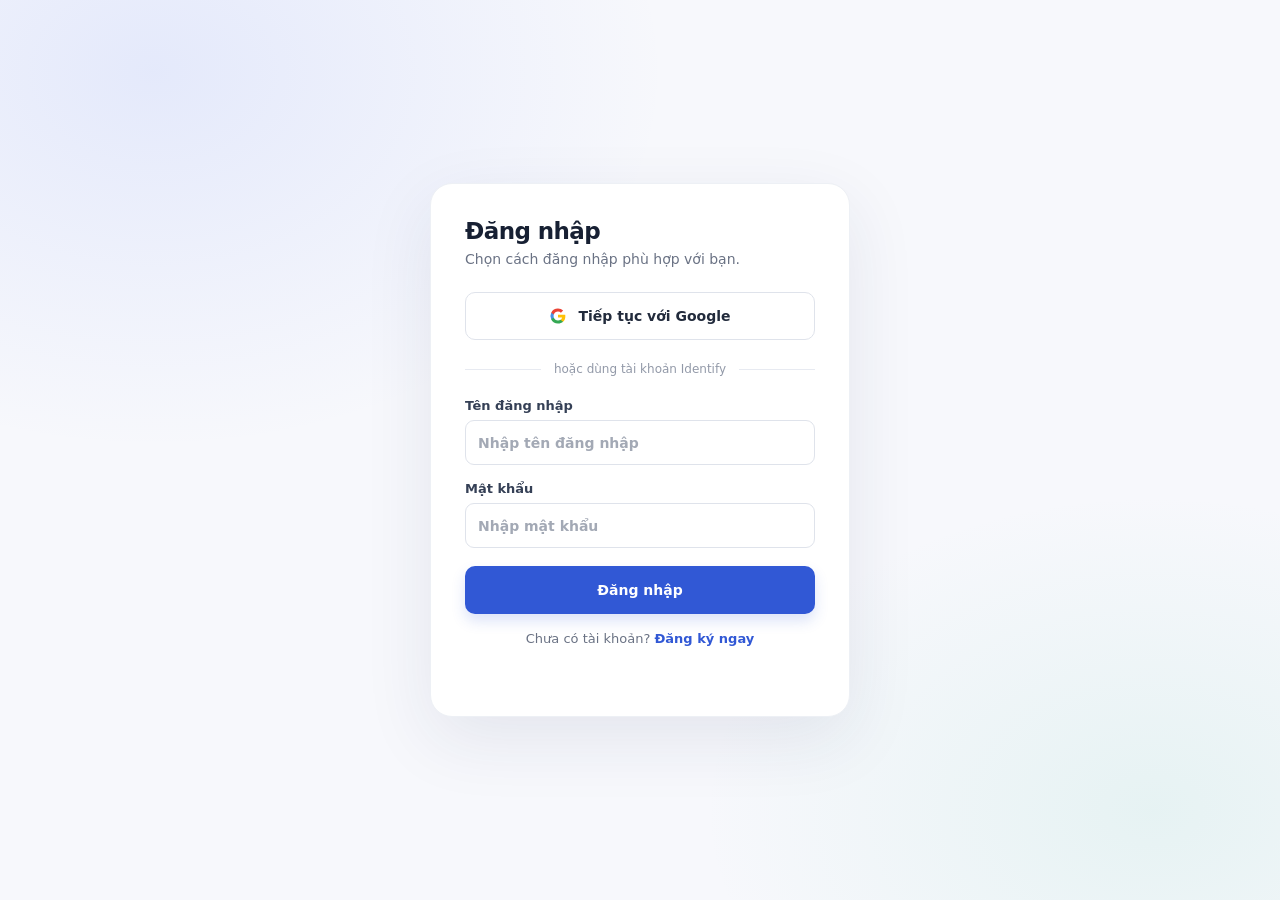
<file: identify-service/src/main/resources/static/index.html>
<!doctype html>
<html lang="vi">
<head>
  <meta charset="utf-8">
  <meta name="viewport" content="width=device-width, initial-scale=1">
  <meta name="referrer" content="no-referrer">
  <meta name="theme-color" content="#f7f8fc">
  <title>Đăng nhập · Identify</title>
  <link rel="stylesheet" href="css/app.css">
  <style>
    .layout.login-centered { width: min(100%, 420px); grid-template-columns: minmax(0, 1fr); gap: 0; margin-inline: auto; }
  </style>
</head>
<body>
  <main class="layout login-centered">

    <section class="card" aria-labelledby="login-title">
      <h2 id="login-title">Đăng nhập</h2>
      <p class="card-subtitle">Chọn cách đăng nhập phù hợp với bạn.</p>
      <button class="google-button" id="google-login" type="button">
        <svg class="google-icon" viewBox="0 0 48 48" aria-hidden="true"><path fill="#FFC107" d="M43.6 24.5c0-1.4-.1-2.8-.4-4.1H24v7.8h11a9.4 9.4 0 0 1-4.1 6.2v5.1h6.7c3.9-3.6 6-8.8 6-15Z"/><path fill="#34A853" d="M24 44c5.5 0 10.1-1.8 13.5-4.9l-6.7-5.1c-1.8 1.2-4 2-6.8 2-5.2 0-9.6-3.5-11.2-8.2H5.9v5.2A20 20 0 0 0 24 44Z"/><path fill="#4A90E2" d="M12.8 27.8a12 12 0 0 1 0-7.6V15H5.9a20 20 0 0 0 0 17.9l6.9-5.1Z"/><path fill="#EA4335" d="M24 12.1c3 0 5.7 1 7.8 3.1l5.9-5.9C34.1 6.1 29.5 4 24 4A20 20 0 0 0 5.9 15l6.9 5.2c1.6-4.7 6-8.1 11.2-8.1Z"/></svg>
        Tiếp tục với Google
      </button>
      <div class="divider">hoặc dùng tài khoản Identify</div>
      <form id="login-form" autocomplete="on">
        <label for="username">Tên đăng nhập
          <input id="username" name="username" type="text" autocomplete="username" placeholder="Nhập tên đăng nhập" required>
        </label>
        <label for="password">Mật khẩu
          <input id="password" name="password" type="password" autocomplete="current-password" placeholder="Nhập mật khẩu" required>
        </label>
        <button class="primary-button" id="login-submit" type="submit">Đăng nhập</button>
      </form>
      <p class="switch-view">Chưa có tài khoản? <a class="text-link" href="register.html">Đăng ký ngay</a></p>
      <p class="message" id="login-message" role="status" aria-live="polite"></p>
    </section>
  </main>
  <script src="js/common.js?v=3"></script>
  <script src="js/login.js?v=2"></script>
</body>
</html>
</file>
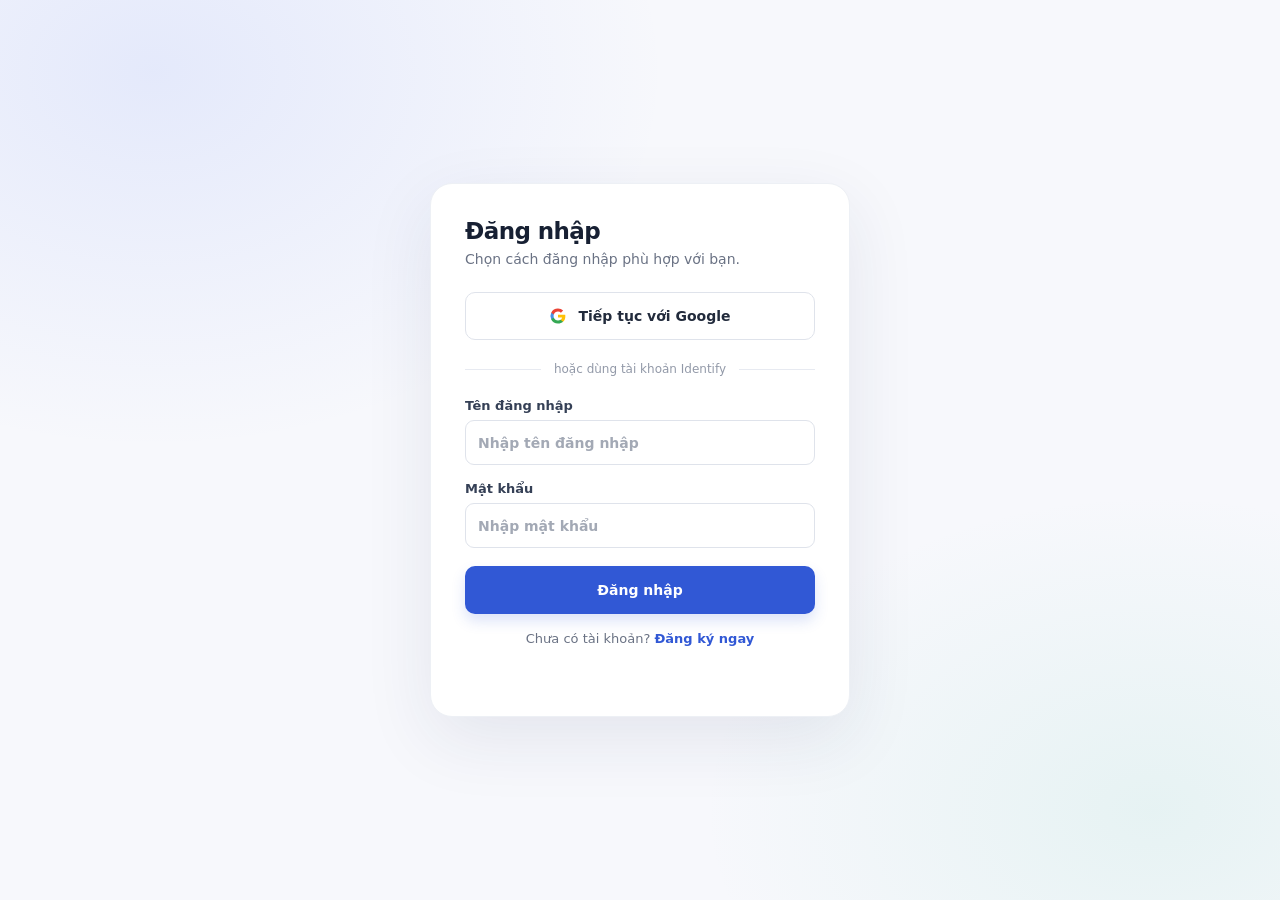
<file: identify-service/src/main/resources/static/admin.html>
<!doctype html>
<html lang="vi">
<head>
    <meta charset="utf-8">
    <meta name="viewport" content="width=device-width,initial-scale=1">
    <title>Quản trị · Long Châu</title>
    <link rel="stylesheet" href="css/workspace.css?v=19">
    <link rel="stylesheet" href="css/upload.css?v=7">
    <link rel="stylesheet" href="css/dashboard.css?v=2">
    <link rel="stylesheet" href="css/dashboard-chart.css?v=4">
    <link rel="stylesheet" href="css/dashboard-tabs.css?v=4">
    <link rel="stylesheet" href="assets/css/orders.css?v=2">
    <link rel="stylesheet" href="css/manage-orders.css?v=2">
    <link rel="stylesheet" href="css/workspace-overrides.css?v=11">
<link rel="stylesheet" href="css/voucher-manager.css?v=2">
</head>
<body data-role="ADMIN">
<div class="workspace" id="workspace" hidden>
    <aside class="sidebar"><a class="workspace-brand" href="home.html"><span>✚</span>
        <div>NHÀ THUỐC<strong>LONG CHÂU</strong></div>
    </a>
        <div class="sidebar-user"><span>LC</span><div><b id="sidebar-user-name">Quản trị viên</b><small>Admin / Quản lý cửa hàng</small></div></div>
        <nav class="workspace-nav" aria-label="Các tab quản trị"><a href="#tab-vouchers" data-workspace-tab="vouchers">🎟 <span>Quản lý voucher</span></a><a class="active" href="#tab-medicines" data-workspace-tab="medicines">✚ <span>Quản lý thuốc</span></a><a href="#tab-inventory" data-workspace-tab="inventory">▤ <span>Quản lý kho</span></a><a href="#tab-orders" data-workspace-tab="orders">▣ <span>Quản lý đơn hàng</span><b class="order-nav-badge" data-order-notice-count hidden>0</b></a><a href="#tab-customers" data-workspace-tab="customers">◎ <span>Khách hàng</span></a><a href="#tab-consult" data-workspace-tab="consult">♡ <span>Tư vấn thuốc</span><b class="consult-nav-badge" data-consult-notice-count hidden>0</b></a><a href="#tab-reports" data-workspace-tab="reports">▥ <span>Báo cáo thống kê</span></a><a href="#tab-permissions" data-workspace-tab="permissions">♙ <span>Phân quyền</span></a><a href="#tab-documents" data-workspace-tab="documents">▤ <span>Tài liệu</span></a></nav>
        <div class="sidebar-bottom"><span class="role-dot"></span> Quản trị viên<a href="home.html">← Về trang nhà
            thuốc</a></div>
    </aside>
    <main>
        <header class="topbar"><span><b>Quản lý thuốc</b></span>
            <button class="workspace-order-notice" type="button" data-order-notice aria-label="Xem đơn hàng mới" title="Đơn hàng chờ xác nhận"><svg viewBox="0 0 24 24" aria-hidden="true"><path d="M18 9a6 6 0 0 0-12 0c0 7-3 7-3 9h18c0-2-3-2-3-9"/><path d="M10 21h4"/></svg><b data-order-notice-count hidden>0</b></button>
            <button id="logout" type="button">Đăng xuất ↗</button>
        </header>
<section id="voucher-manager" class="medicine-panel" data-tab-panel="vouchers" hidden><div class="medicine-head"><div><span class="overline">CHƯƠNG TRÌNH KHUYẾN MÃI</span><h2>Quản lý voucher</h2><p>Tạo ưu đãi và kiểm soát thời gian, số lượt sử dụng.</p></div><div class="voucher-heading-actions"><button id="voucher-refresh" class="voucher-refresh" type="button">Làm mới</button><button id="new-voucher" class="medicine-primary" type="button">＋ Tạo voucher</button></div></div><div class="voucher-tools"><label>Tìm voucher<input id="voucher-search" type="search" placeholder="Tìm theo mã hoặc tên chương trình"></label><label>Trạng thái<select id="voucher-filter"><option value="all">Tất cả voucher</option><option value="available">Đang áp dụng</option><option value="upcoming">Sắp diễn ra</option><option value="expired">Đã hết hạn</option><option value="exhausted">Hết lượt</option><option value="disabled">Đã tắt</option></select></label></div><p id="notice" role="status"></p><div id="voucher-list"></div><dialog id="editor"><form id="voucher-form"><h2 id="editor-title">Tạo voucher</h2><label>Mã voucher<input name="code" required maxlength="40" pattern="[A-Za-z0-9_-]+"></label><label>Tên chương trình<input name="title" required maxlength="255"></label><div class="fields"><label>Đơn tối thiểu (đ)<input name="minimumSubtotal" type="number" min="0" step="1" value="0" required></label><label>Giảm phần trăm<input name="percent" type="number" min="0" max="100" step="0.01" value="0" required></label><label>Giảm số tiền (đ)<input name="amount" type="number" min="0" step="1" value="0" required></label><label>Giảm tối đa (đ)<input name="maximumDiscount" type="number" min="1" step="1" placeholder="Không giới hạn"></label><label>Bắt đầu<input name="startsAt" type="datetime-local"></label><label>Kết thúc<input name="expiresAt" type="datetime-local"></label><label>Tổng lượt sử dụng<input name="usageLimit" type="number" min="1" step="1" placeholder="Không giới hạn"></label><label class="check"><input name="active" type="checkbox" checked> Đang áp dụng</label></div><p>Chọn giảm theo phần trăm hoặc số tiền; để loại còn lại bằng 0.</p><p id="form-notice" role="alert"></p><footer><button type="button" id="cancel">Đóng</button><button id="save" type="submit">Lưu voucher</button></footer></form></dialog></section>
<section class="report-page-heading" data-tab-panel="reports"><span class="overline">BẢNG ĐIỀU KHIỂN</span><h1>Báo cáo thống kê</h1><p>Theo dõi doanh thu, đơn hàng và tình trạng thuốc trong nhà thuốc.</p></section><section class="dashboard-metrics" id="admin-reports" data-tab-panel="reports"><article><span>DOANH THU</span><strong id="dash-revenue">0</strong><small>Đơn giao thành công trên hệ thống</small></article><article><span>SỐ ĐƠN HOÀN THÀNH</span><strong id="dash-orders">0</strong><small>Đơn giao thành công</small></article><article><span>SẮP HẾT HÀNG</span><strong id="dash-low-stock">0</strong><small>Tồn kho từ 5 sản phẩm trở xuống</small></article><article><span>SẮP HẾT HẠN</span><strong id="dash-expiring">0</strong><small>Hạn dùng trong 90 ngày</small></article></section><section class="dashboard-chart" data-tab-panel="reports"><div class="dashboard-chart-heading"><div><h2 id="report-chart-title">Doanh thu theo tháng</h2><p id="report-chart-subtitle">Đơn đã giao thành công trong khoảng thời gian đã chọn</p></div><div class="report-filters"><label>Thống kê theo<select id="report-period"><option value="day">Ngày</option><option value="month" selected>Tháng</option><option value="year">Năm</option></select></label><label>Thời gian<input id="report-period-value" type="month"></label></div></div><div id="report-filter-summary" class="report-filter-summary"></div><div id="dashboard-sales-chart" class="dashboard-sales-chart"></div></section>
        <section class="medicine-panel" id="medicine-manager" data-tab-panel="medicines">
            <div class="medicine-head">
                <div><span class="overline">DANH MỤC SẢN PHẨM</span>
                    <h2>Quản lý thuốc</h2>
                    <p>Thêm thuốc, xem công dụng và theo dõi hạn sử dụng.</p></div>
                <button id="medicine-add" class="medicine-primary" type="button">＋ Thêm thuốc</button>
            </div>
            <div id="medicine-message" role="status"></div>
            <div id="medicine-list"></div>
        </section>
        <section id="warehouse-manager" class="warehouse-panel" data-tab-panel="inventory">
          <div class="warehouse-heading"><div><span class="overline">VẬN HÀNH KHO</span><h2>Quản lý kho</h2><p>Theo dõi mặt hàng, số lượng tồn, hàng cần bổ sung và hạn sử dụng.</p></div><button id="warehouse-refresh" class="medicine-primary" type="button">Làm mới dữ liệu</button></div>
          <div class="warehouse-metrics"><article><span>TỔNG MẶT HÀNG</span><strong id="warehouse-sku-count">0</strong><small>Mặt hàng đang quản lý</small></article><article><span>TỔNG TỒN KHO</span><strong id="warehouse-stock-total">0</strong><small>Số lượng hiện có</small></article><article><span>CẦN BỔ SUNG</span><strong id="warehouse-low-count">0</strong><small>Tồn kho từ 5 trở xuống</small></article><article><span>CẢNH BÁO HẾT HẠN</span><strong id="warehouse-expiring-count">0</strong><small>Hạn dùng trong 90 ngày</small></article></div>
          <section class="warehouse-stock-panel"><div class="warehouse-section-heading"><div><h3>Hàng hóa trong kho</h3><p>Nhập kho và kiểm kê cập nhật số lượng tồn thực tế.</p></div><div class="warehouse-filters"><input id="warehouse-search" type="search" placeholder="Tìm tên thuốc hoặc hoạt chất"><select id="warehouse-stock-filter"><option value="ALL">Tất cả hàng hóa</option><option value="LOW">Sắp hết hàng</option><option value="EXPIRING">Sắp hết hạn</option></select></div></div><p id="warehouse-stock-message" role="status"></p><div id="warehouse-stock-list" class="warehouse-table-wrap"></div></section>
          
        </section>
        <dialog id="medicine-dialog">
            <form id="medicine-form">
                <div class="medicine-dialog-head">
                    <div><span class="overline">HỒ SƠ THUỐC</span>
                        <h2 id="medicine-dialog-title">Thêm thuốc</h2></div>
                    <button type="button" id="medicine-close" class="medicine-close">×</button>
                </div>
                <input type="hidden" id="medicine-id">
                <div class="medicine-form-grid"><label>Tên thuốc *<input id="medicine-name" required
                                                                         maxlength="160"></label><label>Hoạt chất / hàm
                    lượng<input id="medicine-ingredient" maxlength="200"></label><label>Danh mục<select
                        id="medicine-category">
                    <option value="">Chọn danh mục</option>
                    <option>Thuốc không kê đơn</option>
                    <option>Thực phẩm chức năng</option>
                    <option>Chăm sóc cá nhân</option>
                    <option>Thiết bị y tế</option>
                    <option>Vitamin &amp; Khoáng chất</option>
                    <option>Mẹ và bé</option>
                </select></label><label>Hạn sử dụng *<input id="medicine-expiry" type="date" required></label><label>Giá
                    bán (VNĐ) *<input id="medicine-price" type="number" min="0" step="1000" required></label><label>Số
                    lượng tồn kho *<input id="medicine-stock" type="number" min="0" step="1" required value="0"></label><label
                        class="wide">Ảnh thuốc<input id="medicine-image-file" type="file"
                                                     accept="image/png,image/jpeg,image/webp"><small>JPG, PNG hoặc WebP,
                    tối đa 2 MB</small><img id="medicine-image-preview" alt="Xem trước ảnh thuốc" hidden></label><label
                        class="wide">Chức năng / công dụng *<textarea id="medicine-function" required maxlength="2000"
                                                                      rows="3"></textarea></label><label class="wide">Khuyến
                    nghị / lưu ý<textarea id="medicine-advice" maxlength="2000" rows="3"></textarea></label></div>
                <p class="medicine-note">Thông tin tham khảo, không thay thế hướng dẫn của bác sĩ hoặc dược sĩ.</p>
                <div class="medicine-actions">
                    <button type="button" id="medicine-cancel">Hủy</button>
                    <button type="submit" class="medicine-primary">Lưu thuốc</button>
                </div>
            </form>
        </dialog>
        <section class="medicine-panel staff-access-panel" id="staff-access" data-tab-panel="permissions"><div class="medicine-head"><div><span class="overline">QUẢN LÝ TRUY CẬP</span><h2>Phân quyền nhân viên</h2><p>Chọn những việc nhân viên được phép làm. Quyền áp dụng cho tài khoản có vai trò STAFF.</p></div></div><form id="staff-permission-form"><div id="staff-permissions" class="staff-permission-grid"></div><div class="staff-access-actions"><p id="staff-permission-status" role="status"></p><button class="medicine-primary" type="submit">Lưu quyền nhân viên</button></div></form><div class="staff-list-heading"><div><h3>Tài khoản nhân viên</h3><p>Tạo, cập nhật hoặc xóa tài khoản STAFF.</p></div></div><form id="staff-form" class="staff-form"><input type="hidden" id="staff-id"><label>Tên đăng nhập<input id="staff-username" required minlength="4" autocomplete="off"></label><label id="staff-password-label">Mật khẩu<input id="staff-password" type="password" minlength="6" autocomplete="new-password"></label><label>Họ<input id="staff-first-name"></label><label>Tên<input id="staff-last-name"></label><label>Ngày sinh<input id="staff-dob" type="date"></label><div class="staff-form-buttons"><button id="staff-submit" class="medicine-primary" type="submit">Thêm nhân viên</button><button id="staff-cancel" type="button" hidden>Hủy sửa</button></div></form><p id="staff-message" class="medicine-message" role="status"></p><div id="staff-list"></div></section><section id="document-upload" class="upload-center" data-tab-panel="documents">
            <div class="upload-heading">
                <div><span class="overline">THƯ VIỆN CÁ NHÂN</span>
                    <h2>Tài liệu của bạn</h2>
                    <p>Lưu trữ và truy cập tài liệu công việc trong một không gian.</p></div>
                <span class="privacy-pill">◈ Chỉ bạn có quyền truy cập</span></div>
            <form id="document-upload-form">
                <div class="upload-symbol" aria-hidden="true">↥</div>
                <div class="upload-copy"><h3>Thêm tài liệu</h3>
                    <p>PDF, Word, Excel hoặc ảnh · Tối đa 20 MB</p></div>
                <div class="upload-picker"><input type="file" id="document-file" name="file"
                                                  accept=".pdf,.doc,.docx,.xls,.xlsx,.jpg,.jpeg,.png,.gif"
                                                  required><label for="document-file" class="file-label">Chọn
                    file</label></div>
                <button type="submit">Tải lên</button>
            </form>
            <p id="document-upload-status" role="status" aria-live="polite"></p></section>
        <section class="workspace-module-placeholder" id="admin-orders" data-tab-panel="orders"><div class="manage-orders-main manage-orders-embedded"><div class="manage-orders-heading"><div><span class="overline">VẬN HÀNH NHÀ THUỐC</span><h2>Quản lý đơn hàng</h2><p>Xác nhận đơn, theo dõi giao hàng và cập nhật trạng thái cho khách.</p></div><button id="orders-refresh" class="orders-primary" type="button"><svg viewBox="0 0 24 24" aria-hidden="true"><path d="M20 12a8 8 0 1 1-2.3-5.6"/><path d="M20 4v4.5h-4.5"/></svg><span>Làm mới</span></button></div><section class="order-stats"><article><span>Chờ xác nhận</span><b id="count-pending">0</b></article><article><span>Đã xác nhận</span><b id="count-confirmed">0</b></article><article><span>Đang giao</span><b id="count-shipping">0</b></article><article><span>Đã giao thành công</span><b id="count-delivered">0</b></article></section><section class="manage-orders-panel"><div class="manage-orders-tools"><label class="orders-search">Tìm đơn hàng<input id="order-search" type="search" placeholder="Mã đơn, tên người nhận, số điện thoại"></label><label class="orders-filter">Trạng thái<select id="order-status-filter"><option value="ALL">Tất cả đơn hàng</option><option value="PENDING">Chờ xác nhận</option><option value="CONFIRMED">Đã xác nhận</option><option value="SHIPPING">Đang giao</option><option value="DELIVERED">Giao hàng thành công</option><option value="CANCELLED">Đã hủy</option></select></label></div><p id="manage-orders-message" role="status"></p><div id="manage-orders-list" class="manage-orders-list"></div></section></div></section><dialog id="manage-order-dialog" class="order-detail-dialog"><button id="manage-detail-close" class="order-dialog-close" type="button" aria-label="Đóng">×</button><div id="manage-order-detail"></div></dialog><a id="back-workspace" href="admin.html" hidden></a><button id="manager-logout" type="button" hidden></button><section class="workspace-module-placeholder customers-panel" id="admin-customers" data-tab-panel="customers"><div class="customers-heading"><div><span class="overline">CHĂM SÓC KHÁCH HÀNG</span><h2>Danh sách khách hàng</h2><p>Khách hàng được tổng hợp từ thông tin nhận hàng trong các đơn đã đặt.</p></div><span id="customers-count" class="customers-count">0 khách hàng</span></div><label class="customers-search">Tìm khách hàng<input id="customers-search" type="search" placeholder="Tên, số điện thoại hoặc địa chỉ"></label><p id="customers-message" class="customers-message" role="status">Đang tải danh sách khách hàng…</p><div class="customers-table-wrap"><table class="customers-table"><thead><tr><th>KHÁCH HÀNG</th><th>SỐ ĐIỆN THOẠI</th><th>ĐỊA CHỈ NHẬN HÀNG</th><th>SỐ ĐƠN</th><th>ĐƠN GẦN NHẤT</th></tr></thead><tbody id="customers-list"></tbody></table></div></section><section class="workspace-module-placeholder consultation-workspace" id="admin-consult" data-tab-panel="consult"><div class="consultation-heading"><div><span class="overline">DƯỢC SĨ TƯ VẤN</span><h2>Hộp thư tư vấn</h2><p>Tiếp nhận câu hỏi và tệp đính kèm từ khách hàng, sau đó gửi phản hồi tại đây.</p></div><button id="consultations-refresh" class="consultations-refresh" type="button">Làm mới</button></div><p id="consultations-status" class="consultations-status" role="status"></p><div id="consultations-list" class="consultations-inbox"><aside id="consultations-users" class="consultations-users" aria-label="Danh sách khách hàng tư vấn"></aside><section class="consultation-thread-pane"><header id="consultations-selected" class="consultation-selected"><h3>Chọn khách hàng</h3><p>Chọn một user để xem riêng cuộc trò chuyện.</p></header><div id="consultations-thread" class="consultations-thread"></div><form id="consultations-reply-form" class="consultation-thread-compose" hidden><label id="consultations-reply-target-wrap" class="consultation-reply-target" hidden>Trả lời tin nhắn<select id="consultations-reply-target" aria-label="Chọn tin nhắn cần trả lời"></select></label><textarea id="consultations-reply-input" maxlength="1000" placeholder="Nhập tin nhắn phản hồi…" aria-label="Nhập tin nhắn phản hồi" required></textarea><button class="consultations-reply-button" type="submit">Gửi phản hồi</button><small>Enter để gửi · Shift + Enter xuống dòng</small></form></section></div></section><footer class="workspace-footer">LONG CHÂU · Hệ thống quản lý nhà thuốc</footer>
    </main>
</div>
<p id="access-message" role="status">Đang kiểm tra quyền truy cập…</p>
<script src="js/common.js?v=3"></script>
<script src="js/voucher-manager.js?v=2"></script>
<script src="js/customers-panel.js?v=1"></script><script src="js/warehouse.js?v=3"></script><script src="js/workspace.js?v=4"></script><script src="js/workspace-dashboard.js?v=8"></script><script src="js/manage-orders.js?v=3"></script>
<script src="js/medicine-manager.js?v=11"></script><script src="js/staff-access.js?v=2"></script>
<script src="js/upload.js?v=7"></script>
<script src="js/consultations.js?v=10"></script>
</body>
</html>
</file>
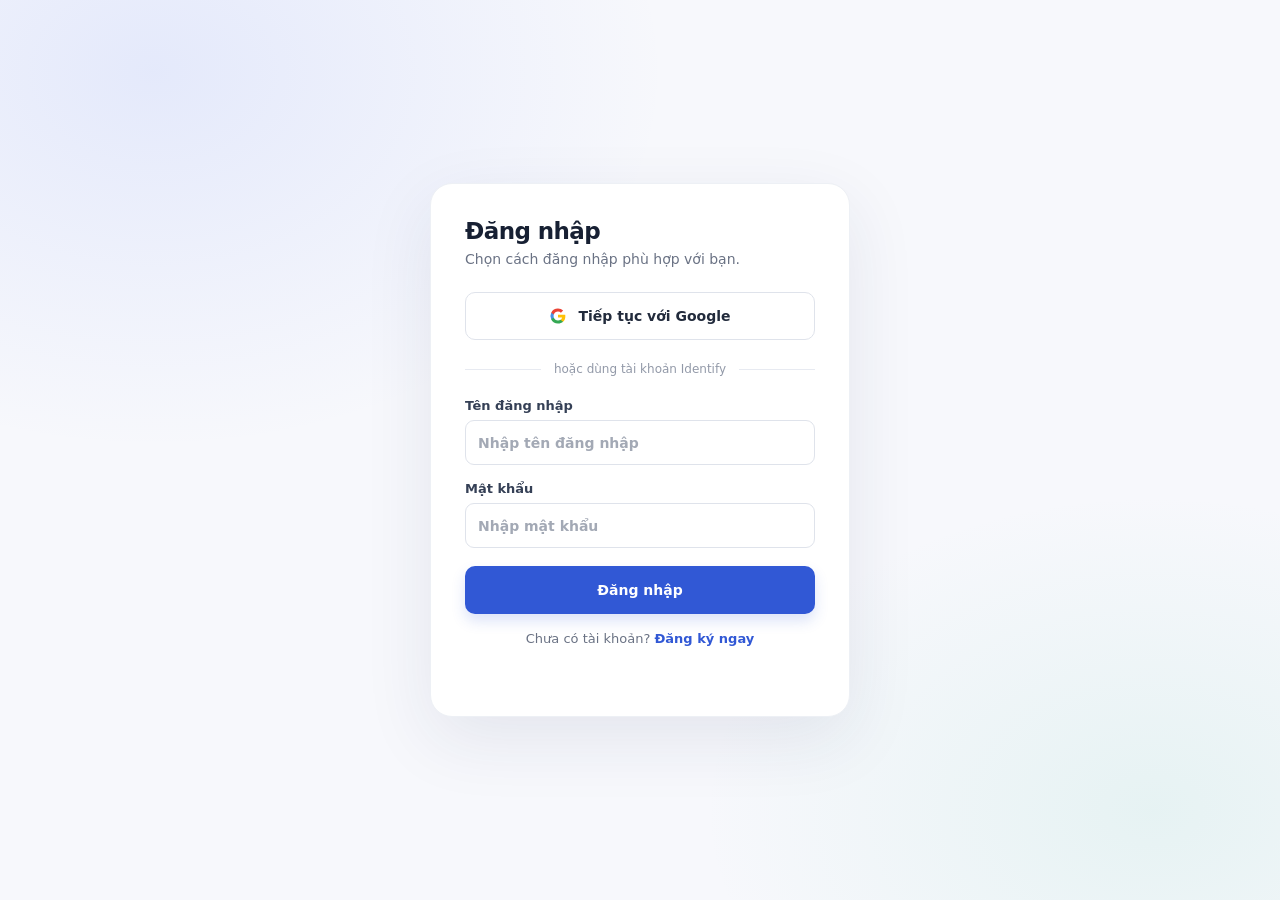
<file: identify-service/src/main/resources/static/cart.html>
<!doctype html>
<html lang="vi">
<head>
    <meta charset="utf-8">
    <meta name="viewport" content="width=device-width,initial-scale=1">
    <title>Giỏ hàng · Long Châu</title>
    <link rel="preconnect" href="https://fonts.googleapis.com">
    <link rel="preconnect" href="https://fonts.gstatic.com" crossorigin>
    <link href="https://fonts.googleapis.com/css2?family=Be+Vietnam+Pro:wght@400;500;600;700;800&display=swap" rel="stylesheet">
    <link rel="stylesheet" href="assets/css/style.css?v=24">
    <link rel="stylesheet" href="assets/css/refresh.css?v=43">
    <link rel="stylesheet" href="assets/css/storefront.css?v=12">
    <link rel="stylesheet" href="assets/css/cart.css?v=2">
    <link rel="stylesheet" href="assets/css/cart-polish.css?v=6">
</head>
<body class="storefront-page cart-page-shell">
<header class="site-header cart-header">
    <div class="header-main wrap">
        <a class="brand" href="home.html"><span class="brand-mark">✚</span><span>NHÀ THUỐC<strong>LONG CHÂU</strong></span></a>
        <form class="cart-search" action="home.html#products" method="get"><input name="q" placeholder="Tìm thuốc, vitamin, thực phẩm bảo vệ sức khỏe..."><button type="submit">Tìm kiếm</button></form>
        <a class="cart-account-link" href="home.html">Tiếp tục mua sắm</a>
        <a class="cart-header-link" href="cart.html">🛒 Giỏ hàng</a>
    </div>
</header>
<main class="wrap shop-cart-page">
    <form id="checkout-form" class="shop-cart-layout">
        <section class="shop-cart-lines">
            <div class="cart-panel-heading"><div><h2>Sản phẩm trong giỏ</h2><p>Điều chỉnh số lượng trước khi đặt hàng.</p></div><span id="cart-item-count" class="cart-count-label">0 sản phẩm</span></div>
            <div class="cart-column-head"><span>Sản phẩm</span><span>Số lượng</span><span>Thành tiền</span></div>
            <label class="cart-select-all"><input id="cart-select-all" type="checkbox"><span>Chọn tất cả (<b id="cart-selected-count">0/0</b>)</span></label>
            <div id="cart-lines"></div>
        </section>
        <aside class="shop-summary">
            <h2>Thông tin thanh toán</h2>
            <div class="cart-summary-line"><span>Tạm tính</span><strong id="cart-subtotal">0</strong></div><div class="cart-voucher"><div class="cart-voucher-entry"><select id="cart-voucher-code" aria-label="Chọn voucher"><option value="">Chọn voucher</option></select><button id="cart-voucher-button" type="button">Áp dụng</button></div><p id="cart-voucher-message" role="status">Chọn voucher phù hợp để được giảm giá.</p><div><span>Giảm giá voucher</span><strong id="cart-discount">0</strong></div></div>
            
            <div class="cart-summary-total"><span>Thành tiền</span><strong id="cart-total">0</strong></div>
            <div id="cart-checkout-fields" hidden><div class="cart-recipient"><h3>Thông tin nhận hàng</h3><label>Họ tên<input name="recipientName" required maxlength="160"></label><label>Số điện thoại<input name="phone" type="tel" required maxlength="30"></label><label>Hình thức nhận hàng<select id="shipping-method" name="shippingMethod"><option value="DELIVERY">Giao tận nơi</option><option value="PICKUP">Nhận tại nhà thuốc</option></select></label><div id="delivery-fields"><label>Tỉnh / thành phố<select name="province" id="delivery-province" required><option value="">Chọn tỉnh/thành phố</option></select></label><label>Quận / huyện<select name="district" id="delivery-district" required disabled><option value="">Chọn quận/huyện</option></select></label><label>Địa chỉ cụ thể<textarea name="address" id="delivery-address" rows="2" required></textarea></label></div><div id="pickup-fields" hidden><label>Nhà thuốc nhận hàng<input name="pickupStore" id="pickup-store"></label></div><label>Phương thức thanh toán<select id="payment-method" name="paymentMethod"><option value="CASH">Tiền mặt khi nhận hàng</option><option value="QR">Chuyển khoản QR</option></select></label><label>Ghi chú<input name="note" maxlength="500" placeholder="Ghi chú cho đơn hàng"></label></div></div><button id="cart-buy-button" type="button" disabled>Mua hàng →</button>
            <p class="cart-summary-note">Kiểm tra thông tin nhận hàng trước khi đặt mua.</p>
            <p id="checkout-message" role="status"></p>
        </aside>
    </form>
</main>
<dialog id="qr-payment-dialog" class="order-payment-dialog"><form method="dialog"><button class="dialog-x" aria-label="Đóng">×</button></form><span class="eyebrow">THANH TOÁN ĐƠN HÀNG</span><h2>Chuyển khoản QR</h2><img src="assets/images/payment-qr.png" alt="QR nhà thuốc (chưa cấu hình nếu ảnh không hiển thị)" style="display:block;width:240px;max-width:100%;margin:16px auto"><p id="qr-order-info"></p><p class="qr-demo-note">Chuyển đúng tổng tiền, ghi mã đơn vào nội dung. Nhân viên kiểm tra và xác nhận. Đơn tự hủy sau 15 phút nếu chưa xác nhận.</p><button id="confirm-qr-payment" type="button">Tôi đã chuyển khoản</button><button id="close-qr-payment" type="button" class="secondary">Để thanh toán sau</button></dialog>
<script src="js/common.js?v=3"></script>
<script src="js/vn-address-data.js?v=1"></script>
<script src="js/cart-modern.js?v=7"></script>
</body>
</html>
</file>
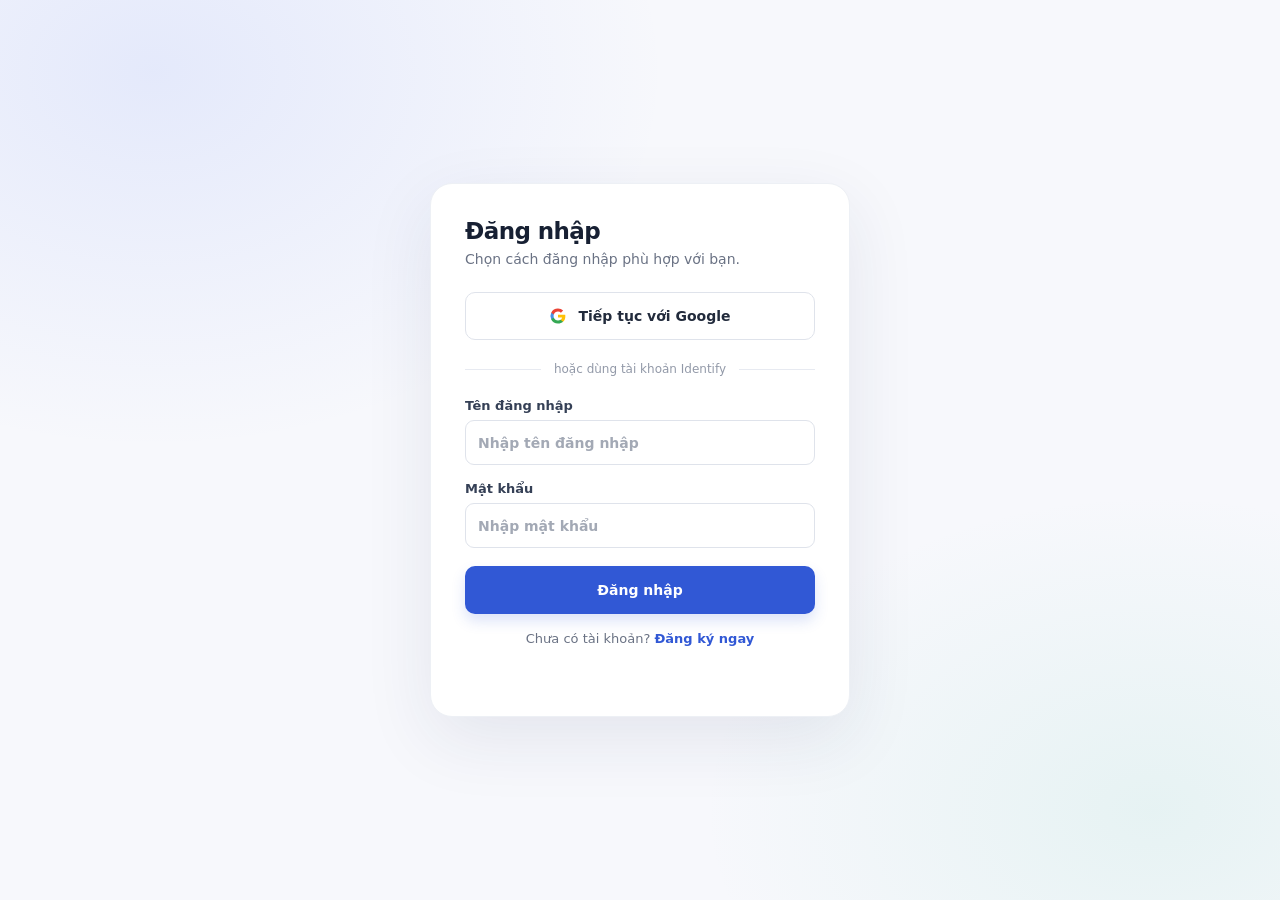
<file: identify-service/src/main/resources/static/manage-orders.html>
<!doctype html>
<html lang="vi">
<head>
  <meta charset="utf-8"><meta name="viewport" content="width=device-width,initial-scale=1">
  <title>Quản lý đơn hàng · Long Châu</title>
  <link rel="stylesheet" href="css/workspace.css?v=16">
  <link rel="stylesheet" href="assets/css/orders.css?v=2">
  <link rel="stylesheet" href="css/manage-orders.css?v=1">
</head>
<body class="manage-orders-page">
  <header class="manage-topbar"><a class="workspace-brand" href="home.html"><span>✚</span><div>NHÀ THUỐC<strong>LONG CHÂU</strong></div></a><div><a href="admin.html" id="back-workspace">Về trang quản trị</a><button id="manager-logout" type="button">Đăng xuất</button></div></header>
  <main class="manage-orders-main">
    <div class="manage-orders-heading"><div><span class="overline">VẬN HÀNH NHÀ THUỐC</span><h1>Quản lý đơn hàng</h1><p>Xác nhận đơn, theo dõi giao hàng và cập nhật trạng thái cho khách.</p></div><button id="orders-refresh" class="orders-primary" type="button">Làm mới danh sách</button></div>
    <section class="order-stats" aria-label="Tổng hợp đơn hàng"><article><span>Chờ xác nhận</span><b id="count-pending">0</b></article><article><span>Đã xác nhận</span><b id="count-confirmed">0</b></article><article><span>Đang giao</span><b id="count-shipping">0</b></article><article><span>Đã giao thành công</span><b id="count-delivered">0</b></article></section>
    <section class="manage-orders-panel"><div class="manage-orders-tools"><label class="orders-search">Tìm đơn hàng<input id="order-search" type="search" placeholder="Mã đơn, tên người nhận, số điện thoại"></label><label class="orders-filter">Trạng thái<select id="order-status-filter"><option value="ALL">Tất cả đơn hàng</option><option value="PENDING">Chờ xác nhận</option><option value="CONFIRMED">Đã xác nhận</option><option value="SHIPPING">Đang giao</option><option value="DELIVERED">Giao hàng thành công</option><option value="READY_FOR_PICKUP">Sẵn sàng nhận</option><option value="PICKED_UP">Đã nhận hàng</option><option value="CANCELLED">Đã hủy</option></select></label></div><p id="manage-orders-message" role="status"></p><div id="manage-orders-list" class="manage-orders-list"></div></section>
  </main>
  <dialog id="manage-order-dialog" class="order-detail-dialog"><button id="manage-detail-close" class="order-dialog-close" type="button" aria-label="Đóng">×</button><div id="manage-order-detail"></div></dialog>
  <script src="js/common.js?v=3"></script><script src="js/manage-orders.js?v=3"></script>
</body>
</html>
</file>
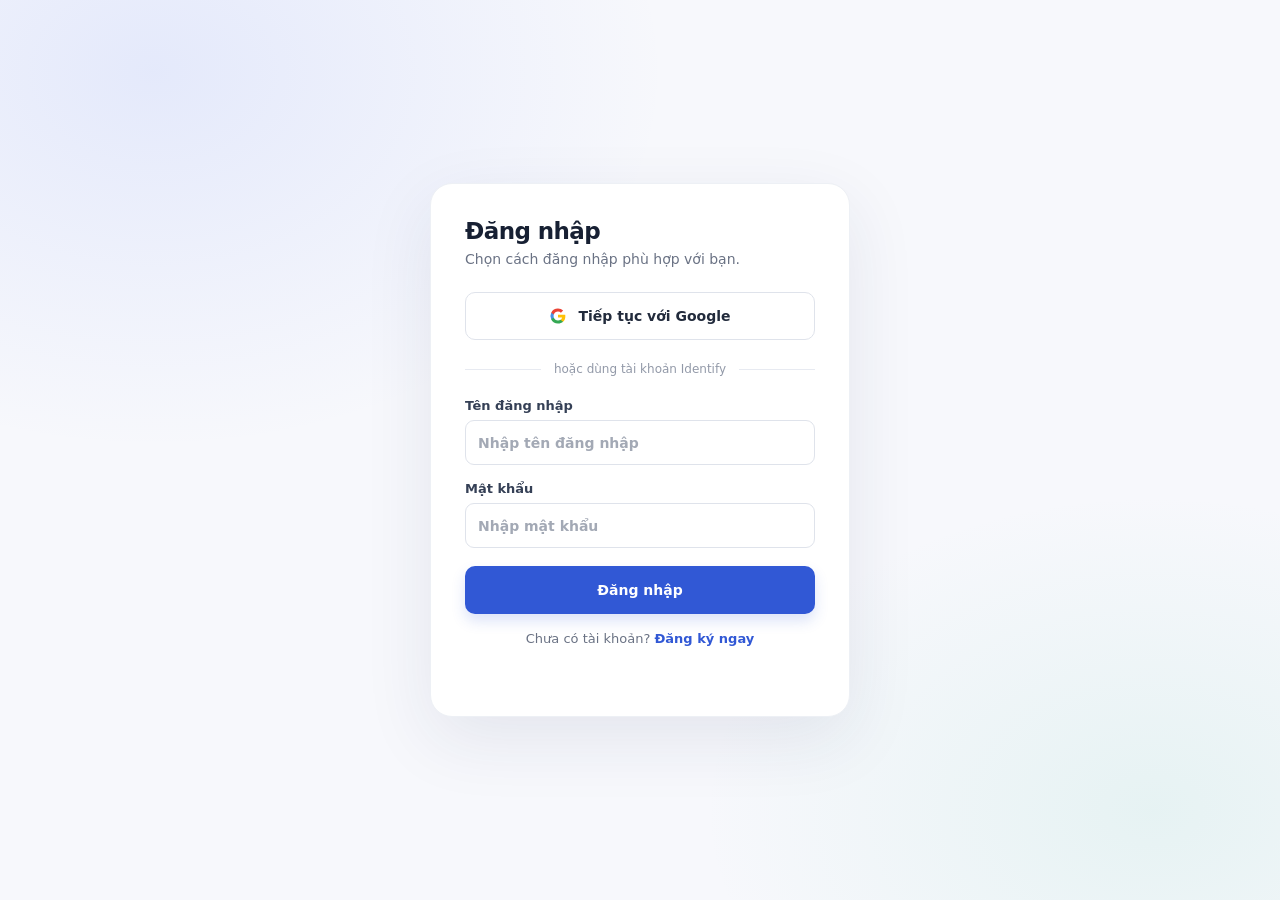
<file: identify-service/src/main/resources/static/orders.html>
<!doctype html>
<html lang="vi">
<head>
  <meta charset="utf-8"><meta name="viewport" content="width=device-width,initial-scale=1">
  <title>Đơn hàng của tôi · Long Châu</title>
  <link rel="preconnect" href="https://fonts.googleapis.com">
  <link rel="preconnect" href="https://fonts.gstatic.com" crossorigin>
  <link href="https://fonts.googleapis.com/css2?family=Be+Vietnam+Pro:wght@400;500;600;700;800&display=swap" rel="stylesheet">
  <link rel="stylesheet" href="assets/css/style.css?v=24">
  <link rel="stylesheet" href="assets/css/refresh.css?v=43">
  <link rel="stylesheet" href="assets/css/storefront.css?v=12">
  <link rel="stylesheet" href="assets/css/cart-polish.css?v=1">
  <link rel="stylesheet" href="assets/css/orders.css?v=2">
  <link rel="stylesheet" href="assets/css/order-status.css?v=1">
</head>
<body class="storefront-page orders-page-shell">
  <header class="site-header"><div class="header-main wrap"><a class="brand" href="home.html"><span class="brand-mark">✚</span><span>NHÀ THUỐC<strong>LONG CHÂU</strong></span></a><a class="orders-back" href="home.html">Tiếp tục mua sắm</a><a class="cart" href="cart.html">Giỏ hàng</a></div></header>
  <main class="wrap orders-page"><div class="orders-heading"><div><span class="eyebrow">TÀI KHOẢN CỦA BẠN</span><h1>Đơn hàng của tôi</h1><p>Theo dõi trạng thái, xem chi tiết hoặc hủy đơn đang chờ xác nhận.</p></div><a href="home.html#products">Mua thêm sản phẩm</a></div>
    <div id="orders-message" role="status"></div><section id="orders-list" class="orders-list"></section>
  </main>
  <dialog id="order-detail-dialog" class="order-detail-dialog"><button id="order-detail-close" class="order-dialog-close" type="button" aria-label="Đóng">×</button><div id="order-detail-content"></div></dialog>
  <dialog id="orders-qr-dialog" class="order-detail-dialog orders-qr-dialog"><button class="order-dialog-close" type="button" data-close-qr aria-label="Đóng">×</button><span class="eyebrow">THANH TOÁN ĐƠN HÀNG</span><h2>Chuyển khoản QR</h2><img src="assets/images/payment-qr.png" alt="QR nhà thuốc (chưa cấu hình nếu ảnh không hiển thị)" style="display:block;width:240px;max-width:100%;margin:16px auto"><p id="orders-qr-info"></p><p class="qr-demo-note">Chuyển đúng tổng tiền, ghi mã đơn vào nội dung. Nhân viên kiểm tra và xác nhận. Đơn tự hủy sau 15 phút nếu chưa xác nhận.</p><button id="orders-confirm-payment" type="button" class="orders-primary">Tôi đã chuyển khoản</button><button type="button" data-close-qr class="orders-secondary">Để thanh toán sau</button></dialog>
  <script src="js/common.js?v=3"></script><script src="js/orders.js?v=2"></script>
</body>
</html>
</file>
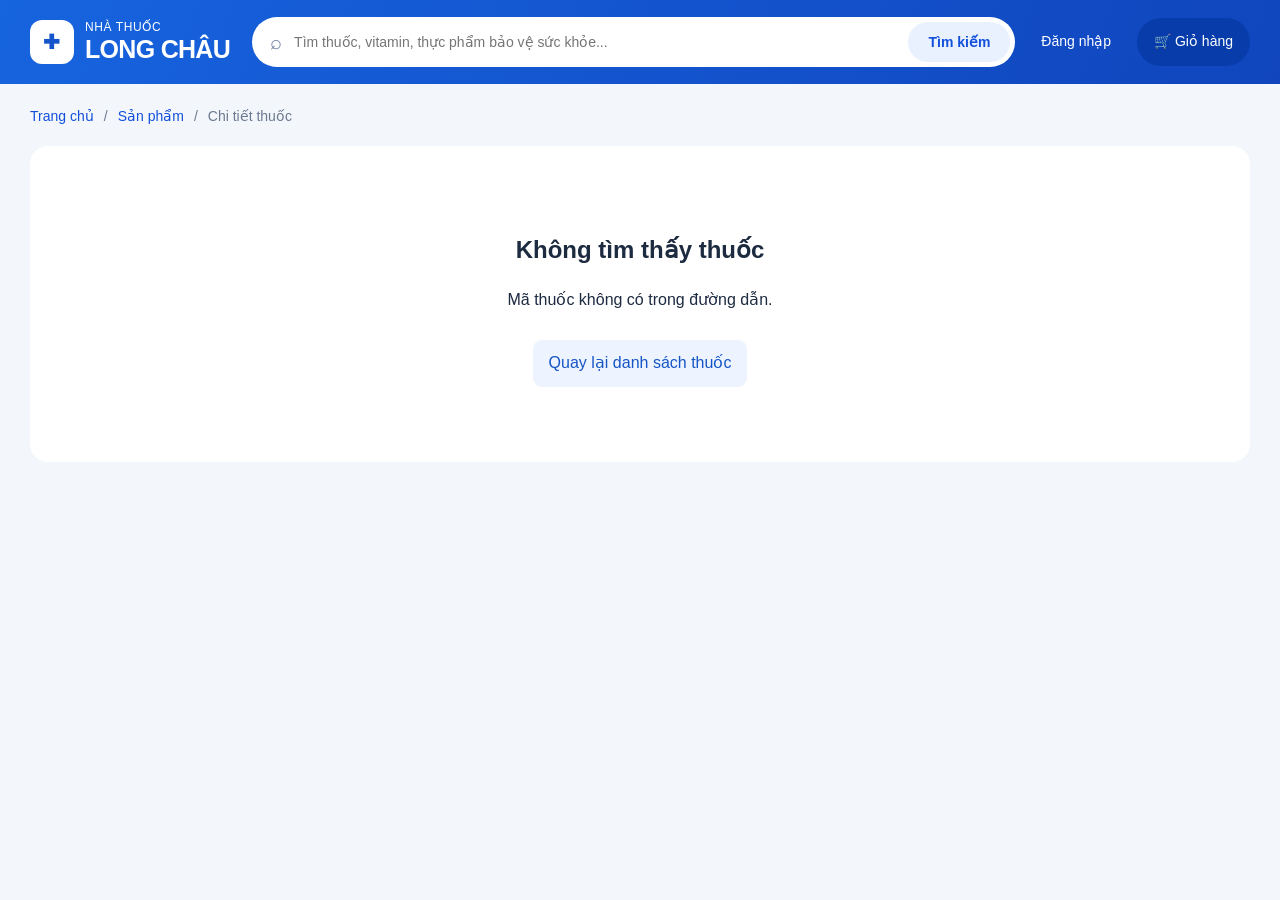
<file: identify-service/src/main/resources/static/product.html>
<!doctype html>
<html lang="vi">
<head>
  <meta charset="utf-8">
  <meta name="viewport" content="width=device-width,initial-scale=1">
  <title>Chi tiết thuốc · Nhà thuốc Long Châu</title>
  <link rel="stylesheet" href="assets/css/style.css?v=24">
  <link rel="stylesheet" href="assets/css/refresh.css?v=43">
  <link rel="stylesheet" href="assets/css/storefront.css?v=10">
  <link rel="stylesheet" href="assets/css/product.css?v=2">
</head>
<body class="storefront-page product-page">
  <header class="site-header">
    <div class="header-main wrap">
      <a class="brand" href="home.html"><span class="brand-mark">✚</span><span>NHÀ THUỐC<strong>LONG CHÂU</strong></span></a>
      <label class="search"><span>⌕</span><input id="product-search" placeholder="Tìm thuốc, vitamin, thực phẩm bảo vệ sức khỏe..."><button id="product-search-button" type="button">Tìm kiếm</button></label>
      <a class="account" id="product-account" href="index.html">Đăng nhập</a>
      <a class="cart" href="cart.html">🛒 Giỏ hàng</a>
    </div>
  </header>
  <main class="wrap detail-main">
    <nav class="detail-breadcrumb"><a href="home.html">Trang chủ</a><span>/</span><a href="home.html#products">Sản phẩm</a><span>/</span><span id="detail-breadcrumb-name">Chi tiết thuốc</span></nav>
    <section id="detail-state" class="detail-state" hidden><h1>Không tìm thấy thuốc</h1><p id="detail-error">Thuốc có thể đã bị xóa khỏi danh mục.</p><a href="home.html#products">Quay lại danh sách thuốc</a></section>
    <section id="detail-product" hidden>
      <div class="detail-top">
        <div class="detail-gallery"><div class="detail-image-box"><img id="detail-image" alt="Ảnh thuốc"><div id="detail-image-empty" hidden>Chưa có ảnh sản phẩm</div></div><p>Hình ảnh sản phẩm do nhà thuốc cung cấp</p></div>
        <div class="detail-info">
          <p class="detail-brand" id="detail-category">Nhóm sản phẩm</p>
          <h1 id="detail-name"></h1>
          <p class="detail-code">Mã sản phẩm: <span id="detail-code"></span></p>
          <p class="detail-price"><strong id="detail-price-value"></strong><span> / Sản phẩm</span></p>
          <div class="detail-option"><span>Đơn vị tính</span><b class="detail-unit">Sản phẩm</b></div>
          <div class="detail-option"><label for="detail-quantity">Chọn số lượng</label><div class="detail-quantity"><button id="detail-minus" type="button" aria-label="Giảm số lượng">−</button><input id="detail-quantity" type="number" min="1" value="1"><button id="detail-plus" type="button" aria-label="Tăng số lượng">+</button></div></div>
          <p class="detail-stock" id="detail-stock"></p>
          <div class="detail-actions"><button id="detail-buy" type="button">Chọn mua</button><a href="cart.html">Xem giỏ hàng</a></div>
          <a class="product-consult-link" href="home.html#advice">Tư vấn ngay</a>
          <p class="detail-description" id="detail-description"></p>
          <dl class="detail-facts"><dt>Nhóm sản phẩm</dt><dd id="detail-fact-category"></dd><dt>Hoạt chất</dt><dd id="detail-ingredient"></dd><dt>Tồn kho</dt><dd id="detail-stock-fact"></dd><dt>Hạn sử dụng</dt><dd id="detail-expiry"></dd></dl>
        </div>
      </div>
      <section class="detail-extra"><h2>Thông tin sản phẩm</h2><div class="detail-extra-grid"><div><h3>Công dụng</h3><p id="detail-function"></p></div><div><h3>Khuyến nghị / lưu ý</h3><p id="detail-recommendation"></p></div></div><small>Thông tin tham khảo. Hãy đọc kỹ hướng dẫn sử dụng hoặc hỏi dược sĩ.</small></section>
    </section>
  </main>
  <script src="js/common.js?v=3"></script>
  <script src="js/product-page.js?v=3"></script>
</body>
</html>
</file>
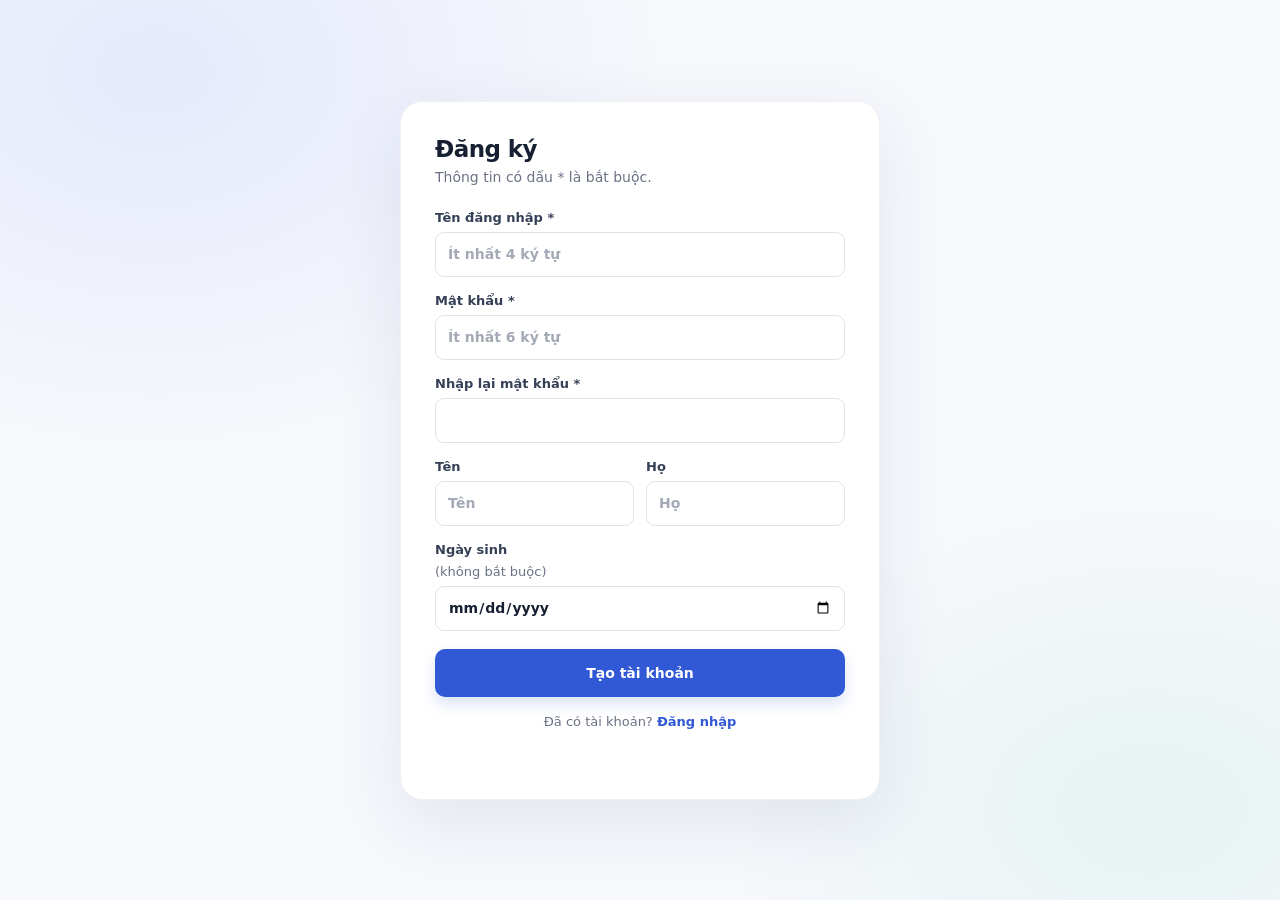
<file: identify-service/src/main/resources/static/register.html>
<!doctype html>
<html lang="vi">
<head>
  <meta charset="utf-8">
  <meta name="viewport" content="width=device-width, initial-scale=1">
  <meta name="referrer" content="no-referrer">
  <meta name="theme-color" content="#f7f8fc">
  <title>Đăng ký · Identify</title>
  <link rel="stylesheet" href="css/app.css">
  <style>
    .layout.register-centered { width: min(100%, 480px); grid-template-columns: minmax(0, 1fr); gap: 0; margin-inline: auto; }
  </style>
</head>
<body>
  <main class="layout register-centered">
    <section class="card" aria-labelledby="register-title">
      <h2 id="register-title">Đăng ký</h2>
      <p class="card-subtitle">Thông tin có dấu * là bắt buộc.</p>
      <form id="register-form" autocomplete="on">
        <label for="register-username">Tên đăng nhập *
          <input id="register-username" name="username" type="text" minlength="4" autocomplete="username" placeholder="Ít nhất 4 ký tự" required>
        </label>
        <label for="register-password">Mật khẩu *
          <input id="register-password" name="password" type="password" minlength="6" autocomplete="new-password" placeholder="Ít nhất 6 ký tự" required>
        </label>
        <label for="register-password-confirm">Nhập lại mật khẩu *
          <input id="register-password-confirm" name="passwordConfirm" type="password" minlength="6" autocomplete="new-password" required>
        </label>
        <div class="form-row">
          <label for="first-name">Tên
            <input id="first-name" name="firstName" type="text" autocomplete="given-name" placeholder="Tên">
          </label>
          <label for="last-name">Họ
            <input id="last-name" name="lastName" type="text" autocomplete="family-name" placeholder="Họ">
          </label>
        </div>
        <label for="dob">Ngày sinh <span class="optional">(không bắt buộc)</span>
          <input id="dob" name="dob" type="date" autocomplete="bday">
        </label>
        <button class="primary-button" id="register-submit" type="submit">Tạo tài khoản</button>
      </form>
      <p class="switch-view">Đã có tài khoản? <a class="text-link" href="index.html">Đăng nhập</a></p>
      <p class="message" id="register-message" role="status" aria-live="polite"></p>
    </section>
  </main>
  <script src="js/common.js?v=3"></script>
  <script src="js/register.js"></script>
</body>
</html>
</file>
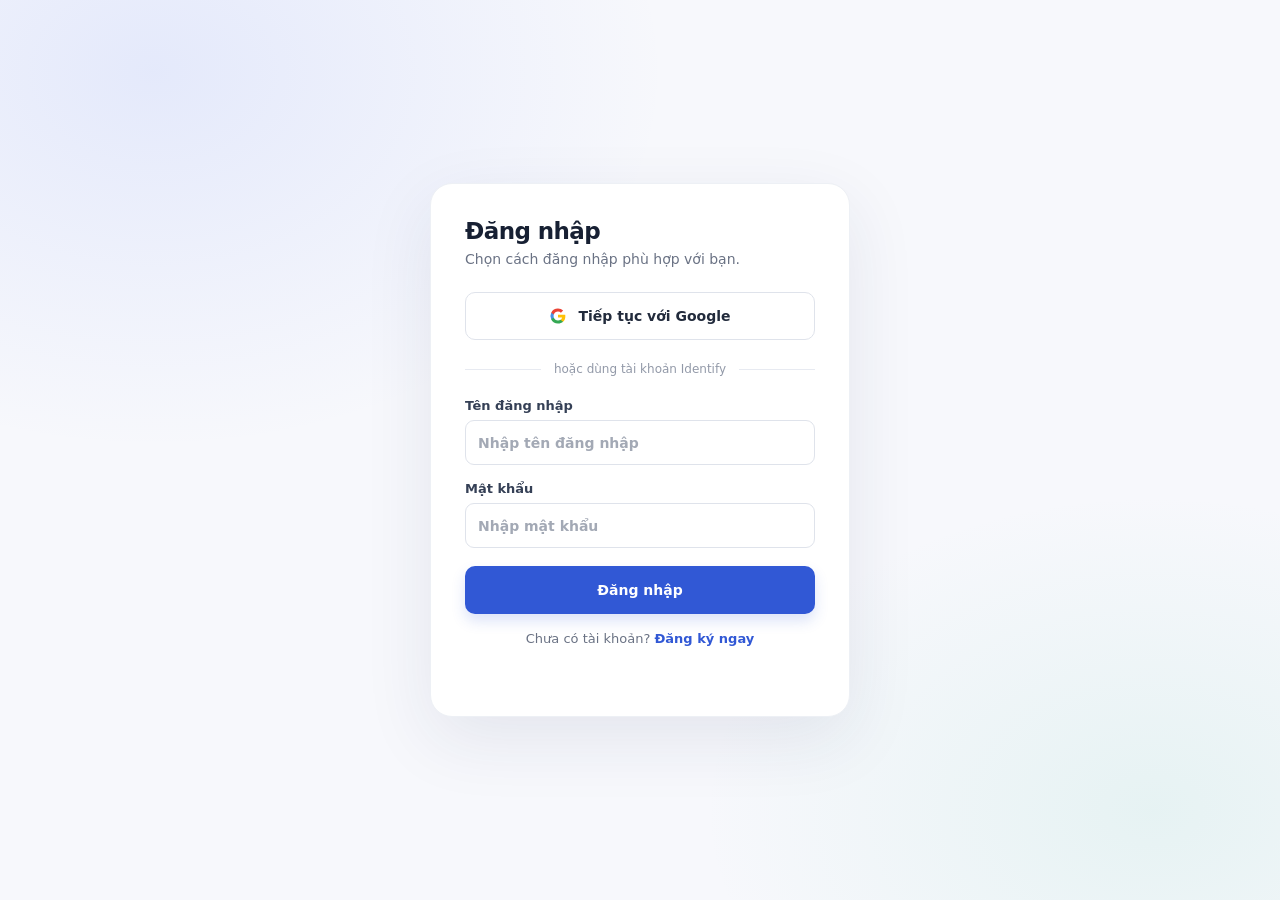
<file: identify-service/src/main/resources/static/vouchers.html>
<!doctype html><html lang="vi"><head><meta charset="utf-8"><meta http-equiv="refresh" content="0;url=admin.html#tab-vouchers"><title>Quản lý voucher</title></head><body><a href="admin.html#tab-vouchers">Mở quản lý voucher</a></body></html>
</file>
<file: identify-service/src/main/resources/static/css/app.css>
:root {
  color-scheme: light;
  --ink: #172033;
  --muted: #6a7284;
  --line: #e7eaf1;
  --blue: #3158d5;
  --blue-dark: #2446b7;
  --surface: #fff;
  --green: #087b55;
  --red: #b42318;
}
* { box-sizing: border-box; }
body {
  min-height: 100vh;
  margin: 0;
  display: grid;
  place-items: center;
  padding: 28px 16px;
  color: var(--ink);
  background: radial-gradient(ellipse at 12% 8%, rgba(93,127,245,.12), transparent 32rem), radial-gradient(ellipse at 90% 90%, rgba(117,205,183,.13), transparent 28rem), #f7f8fc;
  font-family: Inter, ui-sans-serif, system-ui, -apple-system, BlinkMacSystemFont, "Segoe UI", sans-serif;
}
a { color: inherit; }
.layout { width: min(100%, 960px); display: grid; grid-template-columns: 1fr 420px; align-items: center; gap: 56px; }
.single-layout { grid-template-columns: 1fr 480px; }
.intro { padding: 20px 0 20px 12px; }
.brand { display: flex; align-items: center; gap: 12px; margin-bottom: 42px; text-decoration: none; font-size: 17px; font-weight: 750; letter-spacing: -.02em; }
.brand-mark { width: 38px; height: 38px; display: grid; place-items: center; border-radius: 12px; color: white; background: linear-gradient(145deg, #5479ed, #2748c4); box-shadow: 0 8px 18px #3158d533; }
.eyebrow { margin: 0 0 12px; color: var(--blue); font-size: 12px; font-weight: 750; letter-spacing: .13em; }
h1 { max-width: 480px; margin: 0; font-size: clamp(34px, 5vw, 48px); line-height: 1.08; letter-spacing: -.045em; }
.intro-copy { max-width: 430px; margin: 18px 0 28px; color: var(--muted); font-size: 16px; line-height: 1.65; }
.benefits { display: grid; gap: 13px; color: #48536a; font-size: 14px; }
.benefit { display: flex; align-items: center; gap: 10px; }
.check { width: 21px; height: 21px; display: grid; place-items: center; border-radius: 50%; color: var(--green); background: #e6f5ef; font-size: 13px; font-weight: 800; }
.card, .dashboard-card { padding: 34px; border: 1px solid #edf0f5; border-radius: 22px; background: var(--surface); box-shadow: 0 22px 70px rgba(34,49,87,.09); }
.card h2 { margin: 0; font-size: 23px; letter-spacing: -.025em; }
.card-subtitle { margin: 7px 0 25px; color: var(--muted); font-size: 14px; }
.google-button, .primary-button { width: 100%; min-height: 48px; display: flex; align-items: center; justify-content: center; gap: 11px; border-radius: 10px; font: inherit; font-size: 14px; font-weight: 650; cursor: pointer; transition: transform .12s ease, background .12s ease, box-shadow .12s ease; }
.google-button { border: 1px solid #dfe3eb; color: #222b3c; background: #fff; }
.google-button:hover { background: #fafbfe; box-shadow: 0 3px 10px #1b2c5010; }
.google-button:active, .primary-button:active { transform: translateY(1px); }
.google-icon { width: 18px; height: 18px; }
.divider { display: flex; align-items: center; gap: 13px; margin: 22px 0; color: #9299a8; font-size: 12px; }
.divider::before, .divider::after { height: 1px; flex: 1; background: var(--line); content: ""; }
form { display: grid; gap: 16px; }
label { display: grid; gap: 7px; color: #354056; font-size: 13px; font-weight: 650; }
input { width: 100%; height: 45px; padding: 0 12px; border: 1px solid #dfe3eb; border-radius: 9px; outline: none; color: var(--ink); background: #fff; font: inherit; font-size: 14px; }
input::placeholder { color: #a3a9b5; }
input:focus { border-color: #7892ec; box-shadow: 0 0 0 3px #3158d51a; }
.primary-button { margin-top: 2px; border: 0; color: #fff; background: var(--blue); box-shadow: 0 7px 14px #3158d52b; }
.primary-button:hover { background: var(--blue-dark); }
button:disabled { opacity: .65; cursor: wait; }
.switch-view { margin: 17px 0 0; color: var(--muted); font-size: 13px; text-align: center; }
.text-link { color: var(--blue); font-weight: 700; text-decoration: none; }
.text-link:hover { text-decoration: underline; }
.message { min-height: 20px; margin: 16px 0 0; color: var(--muted); font-size: 13px; line-height: 1.5; }
.message.error { color: var(--red); }
.message.success { color: var(--green); }
.optional { color: var(--muted); font-weight: 400; }
.form-row { display: grid; grid-template-columns: 1fr 1fr; gap: 12px; }
.home-page { display: block; padding: 0; }
.home-shell { width: min(100% - 32px, 1040px); margin: 32px auto 56px; }
.home-topbar { display: flex; align-items: center; justify-content: space-between; gap: 16px; padding: 0 0 20px; border-bottom: 1px solid var(--line); }
.home-topbar .brand { margin: 0; }
.topbar-actions { display: flex; align-items: center; gap: 14px; }
.home-status { padding: 7px 11px; border-radius: 999px; color: var(--green); background: #eaf7f1; font-size: 12px; font-weight: 700; }
.outline-button { padding: 10px 15px; border: 1px solid #dce2ed; border-radius: 9px; color: #34415a; background: white; font: inherit; font-size: 13px; font-weight: 650; cursor: pointer; }
.home-hero { padding: 42px 4px 25px; }
.home-hero h1 { font-size: clamp(32px, 4vw, 42px); }
.home-hero .intro-copy { margin: 10px 0 0; }
.dashboard-grid { display: grid; grid-template-columns: minmax(0, 1.4fr) minmax(280px, .8fr); gap: 20px; align-items: start; }
.dashboard-card { padding: 24px; border-radius: 16px; }
.dashboard-card h2 { margin: 0 0 18px; font-size: 17px; }
.profile { display: grid; gap: 11px; margin: 0; padding: 16px; border: 1px solid #e9edf5; border-radius: 12px; background: #fafbfe; }
.profile-row { display: flex; justify-content: space-between; gap: 16px; font-size: 13px; }
.profile-row dt { color: var(--muted); }
.profile-row dd { margin: 0; color: var(--ink); font-weight: 650; text-align: right; overflow-wrap: anywhere; }
.api-card p { color: var(--muted); font-size: 13px; line-height: 1.6; }
.api-card code { display: block; padding: 11px; overflow-wrap: anywhere; border-radius: 8px; color: #33436a; background: #eef2fb; font-size: 12px; }
.api-card .primary-button { margin-top: 16px; }
.spinner { width: 15px; height: 15px; border: 2px solid currentColor; border-right-color: transparent; border-radius: 50%; animation: spin .65s linear infinite; }
@keyframes spin { to { transform: rotate(360deg); } }
@media (max-width: 760px) {
  .layout, .single-layout { width: min(100%, 480px); grid-template-columns: 1fr; gap: 20px; }
  .intro { padding: 0 4px; }
  .brand { margin-bottom: 23px; }
  .intro h1 { font-size: 35px; }
  .intro-copy { margin: 12px 0 0; font-size: 14px; }
  .benefits { display: none; }
  .card { padding: 27px 23px; border-radius: 18px; }
  .home-shell { width: min(100% - 24px, 520px); margin: 18px auto 36px; }
  .dashboard-grid { grid-template-columns: 1fr; }
}
@media (prefers-reduced-motion: reduce) { *, *::before, *::after { animation-duration: .01ms !important; transition-duration: .01ms !important; } }

/* Identify Mall storefront */
.mall-page { min-height: 100vh; color: #333; background: #f5f5f5; font-family: Arial, ui-sans-serif, system-ui, sans-serif; }
.mall-header { color: #fff; background: #ee4d2d; box-shadow: 0 2px 8px #7d291c22; }
.mall-topline { background: #df4325; font-size: 12px; }
.mall-topline-inner, .mall-mainbar, .mall-categories, .mall-content { width: min(100% - 36px, 1200px); margin: 0 auto; }
.mall-topline-inner { min-height: 32px; display: flex; align-items: center; justify-content: space-between; gap: 16px; }
.mall-account { display: flex; align-items: center; gap: 11px; }
.mall-account button { padding: 0; border: 0; color: inherit; background: transparent; font: inherit; cursor: pointer; }
.mall-account button:hover { text-decoration: underline; }
.mall-divider { opacity: .55; }
.mall-mainbar { min-height: 95px; display: grid; grid-template-columns: 210px minmax(250px, 1fr) 110px; align-items: center; gap: 36px; }
.mall-logo { display: flex; align-items: center; gap: 12px; color: white; text-decoration: none; font-size: 27px; font-weight: 750; letter-spacing: -.05em; }
.mall-logo-mark { width: 47px; height: 47px; display: grid; place-items: center; border: 2px solid white; border-radius: 12px; font-size: 29px; font-weight: 800; }
.logo-mall { margin-left: 5px; font-weight: 400; }
.mall-search { display: grid; grid-template-columns: minmax(0, 1fr) 105px; gap: 4px; padding: 4px; border-radius: 3px; background: #fff; box-shadow: 0 2px 4px #68251730; }
.mall-search input { height: 38px; padding: 0 12px; border: 0; border-radius: 2px; box-shadow: none; font-size: 14px; }
.mall-search input:focus { box-shadow: inset 0 0 0 1px #ee4d2d; }
.mall-search button { border: 0; border-radius: 2px; color: white; background: #ee4d2d; font: inherit; cursor: pointer; }
.mall-search button:hover { background: #d94426; }
.mall-search button span { font-size: 13px; }
.mall-cart { display: flex; align-items: center; justify-content: center; gap: 9px; color: white; font-size: 24px; }
.mall-cart small { font-size: 13px; }
.mall-categories { min-height: 37px; display: flex; align-items: center; gap: 22px; overflow-x: auto; white-space: nowrap; }
.category-filter { padding: 8px 0; border: 0; color: inherit; background: transparent; font: inherit; font-size: 13px; cursor: pointer; }
.mall-categories .category-filter { color: #fff; opacity: .87; }
.mall-categories .category-filter:hover, .mall-categories .category-filter.active { opacity: 1; text-decoration: underline; text-underline-offset: 5px; }
.mall-user-chip { margin-left: auto; color: #ffe4dc; font-size: 12px; }
.mall-user-chip strong { color: white; }
.mall-content { padding-top: 22px; }
.mall-hero { position: relative; min-height: 280px; display: flex; align-items: center; overflow: hidden; padding: 32px 7%; border-radius: 4px; color: white; background: linear-gradient(112deg, #fc7957 0%, #f24d38 49%, #de3f27 100%); }
.hero-copy { z-index: 1; max-width: 510px; }
.hero-kicker { margin: 0 0 12px; color: #ffe8dd; font-size: 12px; font-weight: 750; letter-spacing: .13em; }
.hero-copy h1 { margin: 0; font-size: clamp(32px, 4vw, 48px); line-height: 1.12; letter-spacing: -.04em; }
.hero-copy p:not(.hero-kicker) { margin: 13px 0 20px; color: #fff3ef; font-size: 14px; }
.hero-copy a { display: inline-flex; align-items: center; gap: 10px; padding: 11px 17px; border-radius: 3px; color: #e8482c; background: white; font-size: 13px; font-weight: 700; text-decoration: none; }
.hero-art { position: absolute; inset: 0 0 0 55%; }
.hero-sun { position: absolute; top: -100px; right: 75px; width: 360px; height: 360px; border-radius: 50%; background: #ffa28155; }
.hero-bag { position: absolute; right: 22%; bottom: 22px; display: grid; place-items: center; width: 175px; height: 190px; border-radius: 18px 18px 28px 28px; background: linear-gradient(145deg, #ffdf8c, #ffb94f); font-size: 100px; transform: rotate(-7deg); box-shadow: 0 18px 30px #87301d40; }
.hero-box { position: absolute; display: grid; place-items: center; width: 70px; height: 70px; border-radius: 15px; background: #fff3db; font-size: 36px; box-shadow: 0 12px 22px #87301d30; }
.box-one { right: 7%; bottom: 36px; transform: rotate(9deg); }.box-two { top: 36px; right: 12%; width: 54px; height: 54px; font-size: 27px; }
.hero-sale { position: absolute; top: 40px; left: 13%; display: grid; place-content: center; width: 82px; height: 82px; border: 2px dashed white; border-radius: 50%; color: #fff3b1; font-size: 13px; font-weight: 700; line-height: 1.1; text-align: center; transform: rotate(-12deg); }
.hero-sale strong { color: white; font-size: 20px; }
.hero-dots { position: absolute; bottom: 13px; left: 50%; display: flex; gap: 7px; }
.hero-dots span { width: 7px; height: 7px; border-radius: 50%; background: #ffffff80; }.hero-dots span:first-child { width: 17px; border-radius: 5px; background: #fff; }
.mall-shortcuts { display: grid; grid-template-columns: repeat(6, 1fr); gap: 12px; margin: 17px 0; padding: 17px; border-radius: 4px; background: #fff; }
.shortcut { min-width: 0; display: flex; flex-direction: column; align-items: center; gap: 8px; padding: 8px 4px; border: 0; color: #444; background: transparent; font: inherit; font-size: 12px; text-align: center; cursor: default; }
button.shortcut { cursor: pointer; }.shortcut:hover .shortcut-icon { transform: translateY(-3px); box-shadow: 0 5px 14px #00000017; }
.shortcut-icon { width: 55px; height: 55px; display: grid; place-items: center; border-radius: 50%; font-size: 26px; transition: .15s; }
.icon-orange { background: #fff0e6; }.icon-pink { background: #fff0f2; }.icon-blue { background: #edf5ff; }.icon-purple { background: #f5edff; }.icon-green { background: #eaf8ef; }.icon-yellow { background: #fff8dd; }
.deal-strip { display: grid; grid-template-columns: repeat(3, 1fr); margin-bottom: 18px; padding: 15px 8px; border-radius: 4px; background: #fff; }
.deal-strip > div { display: grid; grid-template-columns: 34px 1fr; align-items: center; column-gap: 9px; padding: 0 20px; border-right: 1px solid #eee; }
.deal-strip > div:last-child { border: 0; }.deal-strip > div > span { grid-row: span 2; font-size: 25px; }.deal-strip strong { color: #4a4a4a; font-size: 13px; }.deal-strip small { margin-top: 3px; color: #999; font-size: 11px; }
.product-section { padding: 20px; border-radius: 4px; background: #fff; }
.section-heading { display: flex; align-items: end; justify-content: space-between; gap: 12px; margin-bottom: 17px; padding-bottom: 15px; border-bottom: 1px solid #eee; }
.section-eyebrow { margin: 0 0 5px; color: #ee4d2d; font-size: 10px; font-weight: 750; letter-spacing: .12em; }.section-heading h2 { margin: 0; color: #333; font-size: 20px; font-weight: 500; }
.product-count { color: #999; font-size: 12px; }.product-grid { display: grid; grid-template-columns: repeat(6, minmax(0, 1fr)); gap: 12px; }
.product-card { min-width: 0; overflow: hidden; border: 1px solid #eee; color: #333; background: #fff; transition: border-color .16s, transform .16s, box-shadow .16s; }
.product-card:hover { border-color: #ee4d2d; transform: translateY(-2px); box-shadow: 0 3px 12px #00000012; }.product-card[hidden] { display: none; }
.product-visual { position: relative; height: 144px; display: grid; place-items: center; overflow: hidden; }.product-visual::before, .product-visual::after { position: absolute; border-radius: 50%; content: ""; }
.product-visual::before { width: 130px; height: 130px; right: -34px; bottom: -47px; background: #ffffff45; }.product-visual::after { width: 80px; height: 80px; left: -26px; top: -27px; background: #ffffff38; }
.visual-headphones { background: linear-gradient(145deg, #e8e7ff, #c7c3ff); }.visual-backpack { background: linear-gradient(145deg, #e2f4ef, #acdcca); }.visual-lamp { background: linear-gradient(145deg, #fff2d8, #ffd992); }.visual-beauty { background: linear-gradient(145deg, #ffe6e8, #ffc1ce); }.visual-sports { background: linear-gradient(145deg, #e0f0ff, #acd5fb); }.visual-speaker { background: linear-gradient(145deg, #e6e9ed, #b9c0cb); }
.product-emoji { z-index: 1; font-size: 64px; filter: drop-shadow(0 8px 7px #00000020); }.product-tag { position: absolute; z-index: 2; top: 8px; left: 0; padding: 5px 7px; color: white; background: #ee4d2d; font-size: 9px; font-weight: 750; }.tag-blue { background: #3b82c4; }.tag-pink { background: #d65a88; }
.product-info { padding: 10px; }.product-name { height: 36px; margin: 0 0 7px; overflow: hidden; color: #444; font-size: 12px; line-height: 1.5; }
.product-rating { display: flex; align-items: center; justify-content: space-between; gap: 3px; color: #f5a623; font-size: 10px; }.product-rating small { overflow: hidden; color: #999; font-size: 9px; text-overflow: ellipsis; white-space: nowrap; }
.product-price { display: flex; flex-wrap: wrap; align-items: baseline; gap: 6px; margin-top: 9px; }.product-price strong { color: #ee4d2d; font-size: 15px; font-weight: 500; }.product-price del { color: #aaa; font-size: 10px; }.product-location { margin: 9px 0 0; color: #999; font-size: 10px; }
.empty-products { padding: 30px 0; color: #888; font-size: 14px; text-align: center; }.account-details { margin: 17px 0; padding: 14px 17px; border-radius: 4px; color: #666; background: #fff; font-size: 12px; }.account-details summary { cursor: pointer; }
.account-details-body { display: flex; flex-wrap: wrap; align-items: center; gap: 12px 22px; padding-top: 14px; }.account-details-body strong { color: #333; }.copy-token-button { padding: 8px 10px; border: 1px solid #ddd; border-radius: 3px; color: #555; background: #fff; cursor: pointer; }.copy-token-button:hover { color: #ee4d2d; border-color: #ee4d2d; }
.mall-message { margin: 5px 0; }.mall-footer { padding: 23px; color: #999; font-size: 12px; text-align: center; }.visually-hidden { position: absolute; width: 1px; height: 1px; padding: 0; overflow: hidden; clip: rect(0, 0, 0, 0); white-space: nowrap; border: 0; }
@media (max-width: 760px) {
  .mall-topline-inner, .mall-mainbar, .mall-categories, .mall-content { width: min(100% - 20px, 600px); }
  .mall-mainbar { min-height: auto; grid-template-columns: 1fr auto; gap: 12px; padding: 14px 0 10px; }
  .mall-logo { font-size: 21px; }.mall-logo-mark { width: 39px; height: 39px; font-size: 24px; }.mall-cart { font-size: 21px; }.mall-cart small { display: none; }
  .mall-search { grid-row: 2; grid-column: 1 / -1; grid-template-columns: minmax(0, 1fr) 80px; }.mall-categories { gap: 17px; }.mall-user-chip { display: none; }
  .mall-hero { min-height: 240px; padding: 25px 6%; }.hero-copy h1 { font-size: 34px; }.hero-copy p:not(.hero-kicker) { max-width: 250px; font-size: 12px; }.hero-art { left: 51%; opacity: .8; }.hero-bag { right: 13%; width: 118px; height: 140px; font-size: 72px; }.hero-sale { top: 24px; left: 2%; width: 62px; height: 62px; font-size: 10px; }.hero-sale strong { font-size: 16px; }
  .mall-shortcuts { grid-template-columns: repeat(3, 1fr); gap: 6px; padding: 10px 4px; }.shortcut { font-size: 11px; }.shortcut-icon { width: 48px; height: 48px; }
  .deal-strip { grid-template-columns: 1fr; gap: 13px; }.deal-strip > div { border: 0; }.product-section { padding: 15px 10px; }.product-grid { grid-template-columns: repeat(2, minmax(0, 1fr)); gap: 9px; }.product-visual { height: 145px; }
  .mall-topline-inner { min-height: 30px; font-size: 10px; }.mall-account { gap: 6px; }.mall-welcome { max-width: 120px; overflow: hidden; text-overflow: ellipsis; }
}
@media (min-width: 761px) and (max-width: 1050px) { .product-grid { grid-template-columns: repeat(3, minmax(0, 1fr)); gap: 10px; }.mall-mainbar { grid-template-columns: 180px minmax(220px, 1fr) 80px; gap: 20px; } }
</file>
<file: identify-service/src/main/resources/static/css/workspace.css>
@import url('https://fonts.googleapis.com/css2?family=Be+Vietnam+Pro:wght@400;500;600;700;800&display=swap');

* {
    box-sizing: border-box
}

html {
    scroll-behavior: smooth;
    scroll-padding-top: 25px
}

body {
    margin: 0;
    background: #f5f7fb;
    color: #20324f;
    font: 14px 'Be Vietnam Pro', Arial, sans-serif
}

button, input {
    font: inherit
}

button, a {
    touch-action: manipulation
}

a {
    text-decoration: none
}

button {
    cursor: pointer
}

button:focus-visible, a:focus-visible, input:focus-visible {
    outline: 3px solid #f2bf4d;
    outline-offset: 4px
}

[hidden] {
    display: none !important
}

.workspace {
    display: grid;
    grid-template-columns:252px minmax(0, 1fr);
    min-height: 100vh
}

.sidebar {
    background: #fff;
    border-right: 1px solid #e5ebf3;
    position: sticky;
    top: 0;
    height: 100vh;
    padding: 34px 22px;
    display: flex;
    flex-direction: column
}

.workspace-brand {
    display: flex;
    align-items: center;
    gap: 10px;
    color: #1554c0;
    font-size: 10px;
    letter-spacing: 1px
}

.workspace-brand > span {
    font-size: 27px;
    border-radius: 12px;
    background: #1554c0;
    color: white;
    padding: 7px 12px
}

.workspace-brand strong {
    display: block;
    font-size: 20px;
    letter-spacing: -.8px
}

.sidebar-label {
    font-size: 10px;
    letter-spacing: 1.6px;
    color: #8b99af;
    margin: 48px 12px 18px
}

nav {
    display: grid;
    gap: 9px
}

nav a {
    display: flex;
    gap: 14px;
    align-items: center;
    color: #728097;
    padding: 14px 16px;
    border-radius: 10px;
    font-size: 19px
}

nav a span {
    font-size: 13px;
    font-weight: 500
}

nav a.active {
    color: #1554c0;
    background: #eaf1ff
}

nav a:hover {
    background: #f0f4fa
}

.sidebar-bottom {
    margin-top: auto;
    border-top: 1px solid #eef1f6;
    padding: 24px 10px 0;
    font-size: 12px
}

.sidebar-bottom a {
    display: block;
    margin-top: 20px;
    color: #7c8ba2
}

.role-dot {
    display: inline-block;
    width: 7px;
    height: 7px;
    background: #29a78d;
    border-radius: 50%;
    margin-right: 7px
}

main {
    padding: 0 42px;
    max-width: 1600px;
    width: 100%;
    margin: auto;
    min-width: 0
}

.topbar {
    height: 88px;
    display: flex;
    align-items: center;
    justify-content: space-between;
    border-bottom: 1px solid #e4eaf3;
    color: #8c99ac;
    font-size: 12px
}

.topbar b {
    font-weight: 500;
    color: #435570
}

.topbar button {
    background: white;
    border: 1px solid #dde5ef;
    border-radius: 9px;
    padding: 10px 15px;
    color: #59708f
}

.page-heading {
    display: flex;
    align-items: center;
    justify-content: space-between;
    gap: 18px;
    padding: 34px 0 26px
}

.overline {
    font-size: 10px;
    letter-spacing: 1.8px;
    font-weight: 700;
    color: #4474c8
}

h1 {
    font-size: 29px;
    letter-spacing: -1px;
    margin: 10px 0
}

p {
    line-height: 1.8
}

.page-heading p {
    color: #7c8ba2;
    margin: 0;
    font-size: 13px
}

.role-pill {
    background: #e8efff;
    color: #2555a5;
    padding: 9px 14px;
    border-radius: 30px;
    font-size: 11px;
    white-space: nowrap
}

.welcome-banner {
    position: relative;
    overflow: hidden;
    display: flex;
    justify-content: space-between;
    align-items: center;
    background: linear-gradient(110deg, #1246aa, #2268d1);
    color: white;
    border-radius: 20px;
    padding: 32px 38px
}

.welcome-banner #welcome {
    font-size: 12px;
    color: #cae0ff
}

.welcome-banner h2 {
    font-size: 29px;
    line-height: 1.4;
    letter-spacing: -.6px;
    margin: 14px 0
}

.welcome-banner p {
    color: #c9dcfa;
    font-size: 12px
}

.welcome-banner a {
    display: inline-block;
    background: white;
    color: #2459af;
    border-radius: 8px;
    padding: 12px 17px;
    margin-top: 9px;
    font-size: 12px;
    font-weight: 600
}

.banner-art {
    width: 260px;
    height: 230px;
    display: flex;
    flex-direction: column;
    align-items: center;
    justify-content: center;
    background: #ffffff09;
    border: 1px solid #ffffff15;
    border-radius: 50%;
    transform: rotate(-8deg)
}

.banner-art div {
    font-size: 82px;
    color: #fff;
    background: #ffffff12;
    width: 130px;
    height: 130px;
    border-radius: 28px;
    text-align: center
}

.banner-art span {
    font-size: 9px;
    letter-spacing: 2px;
    margin-top: 15px;
    color: #c8ddff
}

.cards {
    display: grid;
    grid-template-columns:repeat(3, 1fr);
    gap: 18px;
    margin: 24px 0
}

.cards article {
    background: #fff;
    border: 1px solid #e4eaf2;
    border-radius: 14px;
    padding: 23px
}

.card-icon {
    display: grid;
    place-items: center;
    width: 38px;
    height: 38px;
    border-radius: 10px;
    color: #3d72cd;
    background: #edf3ff;
    font-size: 24px
}

.teal {
    background: #e6f6f1;
    color: #259683
}

.violet {
    background: #f0ebfc;
    color: #8d6bc2
}

.cards h3 {
    font-size: 14px;
    margin: 17px 0 8px
}

.cards p {
    color: #9aa5b7;
    font-size: 12px;
    margin: 0
}

.workspace-footer {
    text-align: center;
    color: #9aa6b8;
    font-size: 10px;
    letter-spacing: 1px;
    padding: 28px 0
}

#access-message {
    padding: 30px
}

@media (min-width: 1500px) {
    main {
        padding: 0 65px
    }
}

@media (max-width: 1000px) {
    .workspace {
        grid-template-columns:210px 1fr
    }

    main {
        padding: 0 24px
    }

    .sidebar {
        padding: 26px 14px
    }

    .banner-art {
        width: 180px;
        height: 180px
    }

    .welcome-banner {
        padding: 28px
    }

    .cards {
        gap: 10px
    }

    .cards article {
        padding: 18px
    }
}

@media (max-width: 720px) {
    .workspace {
        display: block
    }

    .sidebar {
        position: static;
        height: auto;
        padding: 18px;
        border-right: 0;
        border-bottom: 1px solid #e4eaf2
    }

    .sidebar-label, .sidebar-bottom {
        display: none
    }

    .workspace-brand {
        margin-bottom: 16px
    }

    nav {
        display: flex;
        gap: 5px;
        overflow: auto
    }

    nav a {
        padding: 10px;
        white-space: nowrap
    }

    main {
        padding: 0 16px
    }

    .topbar {
        height: 64px
    }

    .topbar > span {
        font-size: 10px
    }

    .page-heading {
        padding: 25px 0;
        align-items: flex-start
    }

    h1 {
        font-size: 24px
    }

    .page-heading p {
        font-size: 12px
    }

    .role-pill {
        font-size: 9px;
        padding: 7px 10px
    }

    .welcome-banner {
        padding: 25px
    }

    .welcome-banner h2 {
        font-size: 25px
    }

    .banner-art {
        display: none
    }

    .cards {
        grid-template-columns:1fr
    }

    .cards article {
        display: grid;
        grid-template-columns:38px 1fr;
        column-gap: 15px
    }

    .cards h3 {
        margin: 0
    }

    .cards p {
        grid-column: 2
    }

    .card-icon {
        grid-row: span 2
    }
}

@media (prefers-reduced-motion: reduce) {
    html {
        scroll-behavior: auto
    }
}

.medicine-panel {
    margin: 28px 0;
    background: #fff;
    border: 1px solid #e4eaf2;
    border-radius: 16px;
    padding: 24px
}

.medicine-head {
    display: flex;
    align-items: center;
    justify-content: space-between;
    gap: 16px;
    margin-bottom: 20px
}

.medicine-head h2 {
    font-size: 20px;
    margin: 7px 0
}

.medicine-head p {
    font-size: 12px;
    color: #8290a5;
    margin: 0
}

.medicine-primary {
    border: 0 !important;
    background: #1c5bd0 !important;
    color: white !important;
    padding: 11px 16px;
    border-radius: 9px;
    font: 600 12px 'Be Vietnam Pro', Arial, sans-serif;
    cursor: pointer
}

.medicine-table-wrap {
    overflow: auto
}

.medicine-table {
    width: 100%;
    border-collapse: collapse;
    min-width: 680px
}

.medicine-table th, .medicine-table td {
    text-align: left;
    padding: 13px 11px;
    border-bottom: 1px solid #edf0f5;
    font-size: 12px
}

.medicine-table th {
    color: #8492a7;
    background: #f8faff;
    font-size: 10px;
    letter-spacing: .5px
}

.medicine-table td {
    color: #435570
}

.medicine-table td strong {
    color: #213653
}

.medicine-status {
    display: inline-block;
    border-radius: 20px;
    padding: 5px 9px;
    background: #eaf7f1;
    color: #25825b;
    font-size: 10px
}

.medicine-status.soon {
    background: #fff4df;
    color: #ad7413
}

.medicine-status.expired {
    background: #fff0f0;
    color: #bd4e58
}

.medicine-action {
    border: 1px solid #dce5f1;
    background: white;
    color: #3565ad;
    padding: 7px 10px;
    border-radius: 7px;
    margin: 2px;
    cursor: pointer;
    font-size: 11px
}

.medicine-action.delete {
    color: #b34b55
}

.medicine-empty {
    padding: 26px;
    text-align: center;
    color: #8795aa;
    font-size: 12px
}

.medicine-message {
    font-size: 12px;
    color: #3768b4;
    margin: 8px 0
}

.medicine-dialog {
    width: min(640px, calc(100% - 24px));
    max-height: calc(100dvh - 32px);
    padding: 0;
    border: 0;
    border-radius: 16px;
    box-shadow: 0 22px 70px #20365335;
    color: #20324f
}

.medicine-dialog::backdrop {
    background: #13274688;
    backdrop-filter: blur(2px)
}

#medicine-form {
    padding: 24px
}

.medicine-dialog-head {
    display: flex;
    justify-content: space-between;
    align-items: center;
    margin-bottom: 20px
}

.medicine-dialog-head h2 {
    font-size: 21px;
    margin: 5px 0
}

.medicine-close {
    border: 0;
    background: #f0f3f8;
    border-radius: 50%;
    width: 34px;
    height: 34px;
    font-size: 22px;
    cursor: pointer
}

.medicine-form-grid {
    display: grid;
    grid-template-columns:1fr 1fr;
    gap: 14px
}

.medicine-form-grid label {
    display: grid;
    gap: 7px;
    color: #536681;
    font-size: 11px;
    font-weight: 600
}

.medicine-form-grid .wide {
    grid-column: 1/-1
}

.medicine-form-grid input, .medicine-form-grid textarea {
    border: 1px solid #dce4ef;
    border-radius: 8px;
    padding: 11px;
    font: 12px 'Be Vietnam Pro', Arial, sans-serif;
    color: #253956
}

.medicine-form-grid textarea {
    resize: vertical;
    line-height: 1.7
}

.medicine-note {
    font-size: 10px;
    color: #8492a6;
    line-height: 1.7
}

.medicine-actions {
    display: flex;
    justify-content: flex-end;
    gap: 9px;
    border-top: 1px solid #edf0f4;
    padding-top: 16px
}

.medicine-actions button {
    border: 1px solid #dce4ef;
    border-radius: 8px;
    padding: 10px 16px;
    background: white;
    color: #526681;
    cursor: pointer
}

.medicine-actions .medicine-primary {
    border: 0;
    color: white
}

.medicine-detail {
    padding: 18px;
    border: 1px solid #e6ebf3;
    border-radius: 12px;
    margin-top: 12px;
    background: #fbfcff
}

.medicine-detail h3 {
    margin: 0 0 12px
}

.medicine-detail p {
    font-size: 12px;
    line-height: 1.8;
    color: #556882;
    white-space: pre-line
}

.medicine-detail strong {
    color: #233a5b
}

@media (max-width: 600px) {
    .medicine-panel {
        padding: 17px
    }

    .medicine-head {
        align-items: flex-start;
        flex-direction: column
    }

    .medicine-form-grid {
        grid-template-columns:1fr
    }

    .medicine-form-grid .wide {
        grid-column: auto
    }

    #medicine-form {
        padding: 18px
    }
}

.catalog-medicine-image {
    width: 100%;
    height: 150px;
    object-fit: contain;
    background: #f7f9fd;
    border-radius: 10px
}

.catalog-detail-image {
    display: block;
    max-width: 100%;
    width: 220px;
    height: 180px;
    object-fit: contain;
    background: #f7f9fd;
    border-radius: 12px;
    margin: 15px auto
}

.medicine-form-grid #medicine-image-preview {
    max-width: 160px;
    max-height: 140px;
    object-fit: contain;
    border: 1px solid #e2e8f0;
    border-radius: 9px;
    padding: 5px
}

.medicine-form-grid input[type=file] {
    font-size: 11px
}

.catalog-medicine-card {
    box-sizing: border-box;
    background: #fff;
    border: 1px solid #e4eaf3;
    border-radius: 16px;
    padding: 15px;
    display: flex;
    flex-direction: column;
    gap: 8px;
    min-width: 0;
    min-height: 340px;
    box-shadow: 0 3px 12px #20365308;
    transition: transform .18s, box-shadow .18s
}

.catalog-medicine-card:hover {
    transform: translateY(-3px);
    box-shadow: 0 10px 24px #20365314
}

.catalog-medicine-image {
    display: block;
    width: 100%;
    height: 170px;
    object-fit: contain;
    background: #f5f8fd;
    border-radius: 11px;
    padding: 8px
}

.catalog-medicine-card h3 {
    font-size: 15px;
    line-height: 1.5;
    margin: 4px 0;
    color: #203653;
    min-height: 44px
}

.catalog-medicine-card .product-type {
    font-size: 11px;
    color: #2360bd
}

.catalog-medicine-card p {
    font-size: 12px;
    color: #71819a;
    margin: 0;
    line-height: 1.55
}

.catalog-medicine-card small {
    font-size: 10px;
    color: #8b98aa;
    margin-top: auto
}

.catalog-medicine-card button {
    border: 0;
    border-radius: 8px;
    padding: 10px;
    background: #1555c5;
    color: white;
    font: 600 12px 'Be Vietnam Pro', Arial, sans-serif;
    cursor: pointer
}

.catalog-medicine-card button:hover {
    background: #10449e
}

.catalog-detail-image {
    display: block;
    width: 220px;
    height: 180px;
    object-fit: contain;
    margin: 12px auto;
    background: #f5f8fd;
    border-radius: 12px
}

.medicine-form-grid #medicine-image-preview {
    max-width: 180px;
    max-height: 160px;
    object-fit: contain;
    border: 1px solid #e2e8f0;
    border-radius: 10px;
    padding: 6px
}

.medicine-table button {
    border: 1px solid #dce5f1;
    background: #fff;
    border-radius: 7px;
    padding: 7px 10px;
    cursor: pointer;
    color: #3565ad
}

.medicine-table button[data-del] {
    color: #b34b55
}

@media (max-width: 600px) {
    .catalog-medicine-card {
        min-height: 310px;
        padding: 11px
    }

    .catalog-medicine-image {
        height: 145px
    }
}

.admin-medicine-thumb {
    width: 58px;
    height: 54px;
    object-fit: contain;
    background: #f4f7fc;
    border-radius: 8px;
    padding: 4px
}

.admin-medicine-detail {
    display: grid;
    grid-template-columns:170px minmax(0, 1fr);
    gap: 18px;
    margin-top: 16px;
    padding: 18px;
    border: 1px solid #e3eaf3;
    border-radius: 12px;
    background: #f9fbff
}

.admin-medicine-detail > img {
    width: 170px;
    height: 170px;
    object-fit: contain;
    background: white;
    border-radius: 10px
}

.admin-medicine-detail p {
    font-size: 12px;
    line-height: 1.8;
    color: #566982;
    white-space: pre-line
}

.medicine-table button {
    border: 1px solid #dce5f1;
    background: white;
    border-radius: 7px;
    padding: 7px 9px;
    cursor: pointer;
    color: #3565ad
}

@media (max-width: 600px) {
    .admin-medicine-detail {
        grid-template-columns:1fr
    }

    .admin-medicine-detail > img {
        width: 100%;
        height: 150px
    }
}

#medicine-dialog {
    width: min(700px, calc(100% - 28px));
    max-height: 90vh;
    overflow: auto;
    border: 0;
    border-radius: 20px;
    padding: 0;
    background: #fff;
    color: #203653;
    box-shadow: 0 25px 80px #18345b38
}

#medicine-dialog::backdrop {
    background: #10233d88;
    backdrop-filter: blur(3px)
}

#medicine-form {
    padding: 25px 28px
}

.medicine-dialog-head {
    position: sticky;
    top: -25px;
    z-index: 2;
    margin: -25px -28px 20px;
    padding: 20px 28px;
    background: #fff;
    border-bottom: 1px solid #edf0f5
}

.medicine-dialog-head h2 {
    font-size: 20px;
    margin: 6px 0
}

.medicine-form-grid {
    gap: 13px 16px
}

.medicine-form-grid label {
    font-size: 11px;
    font-weight: 600;
    color: #536782
}

.medicine-form-grid input:not([type=file]), .medicine-form-grid textarea {
    width: 100%;
    border: 1px solid #dce5f0;
    border-radius: 9px;
    padding: 10px 12px;
    background: #fbfcfe;
    font: 12px 'Be Vietnam Pro', Arial, sans-serif
}

.medicine-form-grid input:focus, .medicine-form-grid textarea:focus {
    outline: none;
    border-color: #6d97df;
    box-shadow: 0 0 0 3px #eaf1ff;
    background: white
}

.medicine-form-grid #medicine-image-preview {
    display: block;
    max-width: 150px;
    max-height: 120px;
    object-fit: contain;
    border: 1px solid #e4eaf2;
    border-radius: 10px;
    padding: 5px;
    background: #f7f9fc
}

.medicine-note {
    padding: 9px 12px;
    background: #f5f8fd;
    border-radius: 8px;
    font-size: 10px
}

.medicine-actions {
    position: sticky;
    bottom: -25px;
    margin: 0 -28px -25px;
    padding: 14px 28px;
    background: #fff;
    border-top: 1px solid #edf0f5
}

.medicine-actions .medicine-primary {
    padding: 11px 22px
}

@media (max-width: 560px) {
    #medicine-form {
        padding: 18px
    }

    .medicine-dialog-head {
        top: -18px;
        margin: -18px -18px 16px;
        padding: 16px 18px
    }

    .medicine-actions {
        bottom: -18px;
        margin: 0 -18px -18px;
        padding: 12px 18px
    }
}

.medicine-form-grid select {
    width: 100%;
    border: 1px solid #dce5f0;
    border-radius: 9px;
    padding: 10px 12px;
    background: #fbfcfe;
    font: 12px "Be Vietnam Pro", Arial, sans-serif;
    color: #435570
}

.catalog-quantity {
    width: 62px;
    text-align: center;
    border: 1px solid #d9e2ee;
    border-radius: 8px;
    padding: 7px
}

.catalog-buy-controls {
    display: grid;
    grid-template-columns:62px 1fr;
    gap: 7px
}

.catalog-stock {
    font-size: 10px;
    color: #5f806e
}

.medicine-status {
    display: inline-flex;
    align-items: center;
    gap: 6px;
    margin-top: 5px;
    font-size: 11px;
    font-weight: 600
}

.medicine-status i {
    width: 8px;
    height: 8px;
    border-radius: 50%;
    background: #1caa68;
    box-shadow: 0 0 0 3px #e5f7ee
}

.medicine-status.is-alert {
    color: #b54747
}

.medicine-status.is-alert i {
    background: #e34545;
    box-shadow: 0 0 0 3px #fdeaea
}

.medicine-status.is-ok {
    color: #238456
}

.staff-access-panel{border-color:#dce7f6}.staff-permission-grid{display:grid;grid-template-columns:repeat(4,minmax(0,1fr));gap:10px;margin:18px 0}.staff-permission-option{display:flex;gap:10px;align-items:flex-start;padding:12px;border:1px solid #e5ebf4;border-radius:10px;background:#fbfcff;cursor:pointer}.staff-permission-option input{margin:3px 0 0;accent-color:#1c5bd0}.staff-permission-option span{display:grid;gap:3px}.staff-permission-option b{font-size:11px;color:#304765}.staff-permission-option small{font-size:10px;line-height:1.5;color:#8492a7}.staff-access-actions{display:flex;align-items:center;justify-content:space-between;gap:16px;padding:12px 0;border-bottom:1px solid #edf0f5}.staff-access-actions p,.staff-list-heading p{font-size:11px;color:#73839b;margin:0}.staff-list-heading{display:flex;justify-content:space-between;align-items:center;margin:24px 0 12px}.staff-list-heading h3{font-size:15px;margin:0 0 4px}.staff-form{display:grid;grid-template-columns:repeat(3,minmax(0,1fr));gap:12px;padding:16px;border:1px solid #e6ecf4;border-radius:12px;background:#f9fbfe}.staff-form label{display:grid;gap:6px;font-size:10px;color:#6c7d96}.staff-form input{width:100%;min-width:0;padding:9px 10px;border:1px solid #dce5ef;border-radius:8px;background:#fff;font:12px 'Be Vietnam Pro',Arial,sans-serif}.staff-form-buttons{display:flex;gap:8px;align-items:end}.staff-form-buttons button[type=button]{padding:10px 14px;border:1px solid #dce5ef;border-radius:8px;background:#fff;color:#536780;font-size:11px}.staff-table{width:100%;border-collapse:collapse;margin-top:14px}.staff-table th,.staff-table td{text-align:left;padding:11px;border-bottom:1px solid #edf0f5;font-size:11px;color:#52647d}.staff-table th{font-size:9px;letter-spacing:.6px;color:#8795a9;background:#f8faff}.staff-row-actions{white-space:nowrap}.staff-row-actions button{padding:6px 10px;margin-right:5px;border:1px solid #dce5ef;border-radius:7px;background:#fff;color:#3565ad;font-size:10px}.staff-row-actions .staff-delete{color:#b54750;border-color:#f1d9dc;background:#fff8f8}.staff-empty{padding:22px;color:#8391a5;font-size:12px;text-align:center}.staff-message{font-size:11px}@media(max-width:950px){.staff-permission-grid{grid-template-columns:repeat(2,minmax(0,1fr))}.staff-form{grid-template-columns:repeat(2,minmax(0,1fr))}}@media(max-width:600px){.staff-permission-grid,.staff-form{grid-template-columns:1fr}.staff-access-actions{align-items:flex-start;flex-direction:column}.staff-table th,.staff-table td{padding:8px 6px;font-size:10px}}
/* Make the internal workspace more readable and bring staff profile/directory into focus. */
body { font-size: 15px; }
.workspace-nav a span { font-size: 15px; }
.workspace-nav a { font-size: 20px; }
.sidebar-label { font-size: 12px; }
.sidebar-user b { font-size: 15px; }
.sidebar-user small, .sidebar-bottom { font-size: 14px; }
.topbar { font-size: 14px; }
.page-heading h1, .report-page-heading h1 { font-size: 30px; }
.medicine-panel h2, .warehouse-panel h2, .manage-orders-heading h2, .workspace-module-placeholder > h2 { font-size: 25px; }
.medicine-panel p, .warehouse-panel p, .workspace-module-placeholder p { font-size: 15px; line-height: 1.65; }
.order-nav-badge,
.workspace-order-notice [data-order-notice-count] {
    display: inline-flex;
    align-items: center;
    justify-content: center;
    min-width: 22px;
    height: 22px;
    padding: 0 6px;
    border-radius: 99px;
    background: #e54859;
    color: #fff;
    font-size: 12px;
    font-weight: 700;
}
.workspace-nav .order-nav-badge { margin-left: auto; }
.topbar { position: sticky; top: 0; z-index: 20; background: #f5f7fb; }
.topbar > span { min-width: 0; }
.workspace-order-notice { position: relative; display: inline-flex; align-items: center; justify-content: center; flex: 0 0 42px; width: 42px; height: 42px; margin-left: auto; margin-right: 12px; padding: 0 !important; border: 1px solid #dce5f1; border-radius: 12px; background: #fff !important; color: #2459a6 !important; }
.workspace-order-notice svg { width: 19px; height: 19px; fill: none; stroke: currentColor; stroke-width: 1.8; stroke-linecap: round; stroke-linejoin: round; }
.topbar #logout { flex: 0 0 auto; }
.workspace-order-notice [data-order-notice-count] { position: absolute; top: -8px; right: -8px; border: 2px solid #f5f7fb; }
.workspace-nav [data-order-notice-count][hidden], .workspace-order-notice [data-order-notice-count][hidden] { display: none !important; }
.orders-primary.is-refreshing { opacity: .8; cursor: wait; }
#orders-refresh.orders-primary { appearance: none; display: inline-flex; align-items: center; justify-content: center; gap: 9px; min-width: 132px; min-height: 46px; padding: 0 18px; border: 1px solid #1555d9; border-radius: 12px; background: linear-gradient(135deg,#2169e5,#1551c8); box-shadow: 0 7px 16px #1555d927; color: #fff; font: 600 14px 'Be Vietnam Pro',Arial,sans-serif; cursor: pointer; transition: transform .18s ease, box-shadow .18s ease, opacity .18s ease; }
#orders-refresh.orders-primary:hover:not(:disabled) { transform: translateY(-2px); box-shadow: 0 10px 20px #1555d933; }
#orders-refresh.orders-primary:disabled { opacity: .82; cursor: wait; }
#orders-refresh.orders-primary svg { width: 18px; height: 18px; fill: none; stroke: currentColor; stroke-width: 2; stroke-linecap: round; stroke-linejoin: round; }
#orders-refresh.orders-primary.is-refreshing svg { animation: workspace-spin .8s linear infinite; }
.manage-orders-heading { align-items: center; }
@keyframes workspace-spin { to { transform: rotate(360deg); } }
.staff-account-panel .profile-heading, .staff-directory-panel .profile-heading { margin-bottom: 18px; }
.staff-profile-card { display: flex; align-items: center; gap: 24px; padding: 26px; border: 1px solid #e2e9f3; border-radius: 16px; background: #fff; }
.staff-profile-avatar, .staff-directory-avatar { display: grid; place-items: center; flex: 0 0 auto; width: 58px; height: 58px; border-radius: 18px; background: #eaf1ff; color: #1554c0; font-size: 20px; font-weight: 700; }
.staff-profile-fields { display: grid; grid-template-columns: repeat(2, minmax(0, 1fr)); gap: 18px 34px; width: 100%; }
.staff-profile-fields > div { display: grid; gap: 5px; min-width: 0; }
.staff-profile-fields small { color: #71819a; font-size: 13px; }
.staff-profile-fields b { overflow-wrap: anywhere; color: #233957; font-size: 16px; }
.staff-directory-panel { margin-top: 24px; padding: 24px; border: 1px solid #e2e9f3; border-radius: 16px; background: #fff; }
.staff-directory-list { display: grid; grid-template-columns: repeat(2, minmax(0, 1fr)); gap: 12px; }
.staff-directory-card { display: flex; align-items: center; gap: 13px; min-width: 0; padding: 15px; border: 1px solid #e9eef6; border-radius: 13px; background: #fbfcff; }
.staff-directory-avatar { width: 44px; height: 44px; border-radius: 14px; font-size: 15px; }
.staff-directory-card > div { display: grid; gap: 3px; min-width: 0; }
.staff-directory-card > div b { overflow: hidden; text-overflow: ellipsis; white-space: nowrap; font-size: 15px; }
.staff-directory-card > div small { color: #73839b; font-size: 13px; }
.staff-directory-status { margin-left: auto; flex: 0 0 auto; padding: 5px 9px; border-radius: 99px; background: #e8f7ee; color: #267247; font-size: 12px; font-weight: 600; }
@media (max-width: 650px) {
    .staff-profile-card { align-items: flex-start; flex-direction: column; padding: 20px; }
    .staff-profile-fields, .staff-directory-list { grid-template-columns: 1fr; }
}
@media (max-width: 720px) { .topbar { gap: 8px; } .workspace-order-notice { margin-right: 4px; } #orders-refresh.orders-primary { align-self: flex-start; } }
@media (prefers-reduced-motion: reduce) { #orders-refresh.orders-primary.is-refreshing svg { animation: none; } #orders-refresh.orders-primary { transition: none; } }

/* Shared fixed workspace toolbar, typography and order notification badges. */
.workspace { --workspace-sidebar-width: 252px; }
main { padding: 88px 42px 0; }
.topbar {
    position: fixed;
    top: 0;
    left: var(--workspace-sidebar-width);
    z-index: 100;
    width: calc(100% - var(--workspace-sidebar-width));
    height: 88px;
    padding: 0 42px;
    background: #f5f7fb;
    box-shadow: 0 1px 0 #e4eaf3;
}
.workspace-nav a { font-family: 'Be Vietnam Pro', Arial, sans-serif; }
body, body button, body input, body select, body textarea,
body table, body th, body td, body label, body a, body small,
body .workspace-module-placeholder, body .topbar {
    font-family: 'Be Vietnam Pro', Arial, sans-serif;
}
body { font-size: 15px; }
.workspace-nav a span { font-size: 14px; }
.workspace-nav a { font-size: 18px; }
.workspace-nav .order-nav-badge { margin-left: auto; flex: 0 0 auto; }
@media (min-width: 1500px) {
    main { padding-left: 65px; padding-right: 65px; }
    .topbar { padding-left: 65px; padding-right: 65px; }
}
@media (max-width: 1000px) {
    .workspace { --workspace-sidebar-width: 210px; }
    main { padding: 88px 24px 0; }
    .topbar { padding-left: 24px; padding-right: 24px; }
}
@media (max-width: 720px) {
    main { padding: 0 16px; }
    .topbar {
        position: sticky;
        top: 0;
        left: auto;
        width: auto;
        height: 64px;
        padding: 0;
        background: #f5f7fb;
    }
}
</file>
<file: identify-service/src/main/resources/static/css/upload.css>
.upload-center {
    margin: 24px 0 !important;
    padding: 28px !important;
    background: #fff !important;
    border: 1px solid #e3eaf3 !important;
    border-radius: 18px !important;
    color: #20324f;
    font-family: 'Be Vietnam Pro', Arial, sans-serif
}

.upload-heading {
    display: flex;
    justify-content: space-between;
    align-items: center;
    gap: 20px
}

.upload-heading h2 {
    font-size: 22px;
    letter-spacing: -.5px;
    margin: 10px 0 6px
}

.upload-heading p {
    font-size: 12px;
    color: #8190a6;
    line-height: 1.8;
    margin: 0
}

.privacy-pill {
    padding: 8px 12px;
    background: #f1f7f6;
    border-radius: 24px;
    color: #478775;
    font-size: 10px;
    white-space: nowrap
}

.upload-center .overline {
    font-size: 10px;
    letter-spacing: 1.6px;
    color: #547dbd;
    font-weight: 700
}

#document-upload-form {
    margin-top: 24px;
    border: 1.5px dashed #bed0ed;
    border-radius: 13px;
    background: #f8faff;
    text-align: center;
    padding: 27px 18px;
    display: flex;
    align-items: center;
    flex-direction: column;
    gap: 12px
}

#document-upload-form h3 {
    font-size: 15px;
    margin: 0
}

#document-upload-form p {
    font-size: 12px;
    color: #8b9ab0;
    margin: 0
}

.upload-symbol {
    background: #e9f0ff;
    border: 5px solid #f0f5ff;
    color: #2e67ce;
    border-radius: 16px;
    width: 58px;
    height: 58px;
    display: grid;
    place-items: center;
    font-size: 34px
}

.file-label {
    font-size: 12px;
    color: #2f67c2;
    font-weight: 600
}

#document-file {
    max-width: 100%;
    font: 12px inherit;
    color: #718199
}

#document-file::file-selector-button {
    border: 1px solid #cfdbed;
    border-radius: 7px;
    background: white;
    padding: 9px 14px;
    color: #285fb5;
    margin-right: 12px;
    cursor: pointer
}

.file-types {
    display: flex;
    align-items: center;
    gap: 8px;
    flex-wrap: wrap;
    justify-content: center
}

.file-types span {
    font-size: 9px;
    padding: 4px 6px;
    background: #eaf0fa;
    border-radius: 4px;
    color: #7486a4;
    font-weight: 700
}

.file-types small {
    font-size: 10px;
    color: #93a1b7;
    margin-left: 5px
}

#document-upload button {
    font-family: inherit;
    border-radius: 8px;
    border: 1px solid #dce5f1;
    background: #fff;
    color: #3863a5;
    padding: 9px 13px;
    cursor: pointer;
    font-size: 11px
}

#document-upload-form button[type=submit] {
    background: #1d5bd0 !important;
    color: white !important;
    border: 0 !important;
    padding: 12px 23px !important;
    margin: 4px 0 0 !important;
    box-shadow: 0 4px 10px #1d5bd01c
}

#document-upload button:hover {
    filter: brightness(.96)
}

#document-upload button:disabled {
    opacity: .5;
    cursor: wait
}

#document-upload-status {
    font-size: 12px;
    line-height: 1.8;
    color: #3265b3
}

#document-upload-status:empty {
    display: none
}

.document-library {
    margin-top: 28px;
    display: flex;
    flex-wrap: wrap;
    align-items: center;
    gap: 12px
}

.document-library h3 {
    font-size: 15px;
    margin: 0;
    flex: 1
}

.document-list {
    width: 100%;
    font-size: 12px;
    color: #8493a9;
    line-height: 1.9
}

.document-row {
    padding: 16px !important;
    display: flex;
    gap: 12px;
    align-items: center;
    background: #fafbfd;
    border: 1px solid #e7edf5 !important;
    border-radius: 10px;
    margin-top: 10px
}

.document-row > span {
    flex: 1;
    min-width: 120px;
    font-size: 12px;
    font-weight: 500;
    color: #425776
}

.document-row:before {
    content: '▤';
    color: #3470cb;
    background: #eaf1ff;
    display: grid;
    place-items: center;
    width: 34px;
    height: 40px;
    border-radius: 7px;
    font-size: 23px;
    flex-shrink: 0
}

.document-library iframe {
    border: 1px solid #dde5f1;
    border-radius: 12px;
    width: 100%;
    background: #f6f8fc
}

#document-upload [hidden] {
    display: none !important
}

@media (max-width: 720px) {
    .upload-center {
        padding: 20px !important
    }

    .upload-heading {
        align-items: flex-start;
        flex-direction: column;
        gap: 12px
    }

    .upload-heading h2 {
        font-size: 20px
    }

    .document-row {
        flex-wrap: wrap
    }

    .privacy-pill {
        font-size: 10px
    }
}

/* Compact document picker */
#document-upload-form {
    display: grid;
    grid-template-columns:44px minmax(160px, 1fr) minmax(190px, 260px) auto;
    gap: 16px;
    padding: 20px;
    text-align: left;
    align-items: center;
    margin-top: 20px
}

#document-upload-form .upload-symbol {
    width: 44px;
    height: 44px;
    border-width: 3px;
    border-radius: 12px;
    font-size: 26px
}

#document-upload-form .upload-copy h3 {
    font-size: 14px;
    margin: 0 0 5px
}

#document-upload-form .upload-copy p {
    font-size: 11px;
    line-height: 1.6;
    color: #8392a8;
    margin: 0
}

.upload-picker {
    min-width: 0;
    display: grid;
    gap: 6px
}

#document-upload-form .file-label {
    font-size: 11px;
    color: #5e7293;
    font-weight: 500
}

#document-upload-form #document-file {
    width: 100%;
    min-width: 0;
    font: 11px 'Be Vietnam Pro', Arial, sans-serif
}

#document-upload-form #document-file::file-selector-button {
    padding: 7px 10px;
    font-size: 11px;
    margin-right: 8px
}

#document-upload-form button[type=submit] {
    margin: 0 !important;
    padding: 11px 18px !important;
    white-space: nowrap;
    align-self: center;
    box-shadow: none
}

@media (max-width: 1050px) {
    #document-upload-form {
        grid-template-columns:44px minmax(0, 1fr) auto;
        gap: 12px
    }

    .upload-picker {
        grid-column: 2;
        grid-row: 2
    }

    #document-upload-form button[type=submit] {
        grid-column: 3;
        grid-row: 1 / span 2
    }
}

@media (max-width: 540px) {
    #document-upload-form {
        grid-template-columns:36px minmax(0, 1fr);
        padding: 16px;
        gap: 12px
    }

    #document-upload-form .upload-symbol {
        width: 36px;
        height: 36px;
        font-size: 22px
    }

    .upload-picker {
        grid-column: 1 / -1;
        grid-row: auto
    }

    #document-upload-form button[type=submit] {
        grid-column: 1 / -1;
        grid-row: auto;
        width: 100%
    }
}

#document-upload-form #document-file {
    position: absolute;
    width: 1px;
    height: 1px;
    opacity: 0;
    overflow: hidden;
    clip-path: inset(50%);
    white-space: nowrap
}

#document-upload-form .file-label {
    display: inline-flex;
    align-items: center;
    justify-content: center;
    padding: 9px 14px;
    border: 1px solid #cfdbed;
    border-radius: 8px;
    background: #fff;
    color: #285fb5;
    font-size: 11px;
    font-weight: 600;
    cursor: pointer;
    white-space: nowrap
}

#document-upload-form .file-label:hover {
    background: #edf4ff;
    border-color: #a9c3ed
}

#document-upload-form #selected-file-name {
    font-size: 11px;
    color: #8492a8;
    max-width: 210px;
    overflow: hidden;
    text-overflow: ellipsis;
    white-space: nowrap
}

#document-upload-form #document-file:focus-visible + .file-label {
    outline: 3px solid #f2bf4d;
    outline-offset: 3px
}

.upload-picker {
    display: flex !important;
    align-items: center;
    gap: 10px;
    flex-wrap: wrap
}
</file>
<file: identify-service/src/main/resources/static/css/dashboard.css>
body[data-role] .workspace{grid-template-columns:228px minmax(0,1fr);background:#f3f6fb}body[data-role] .sidebar{z-index:3;overflow-y:auto;padding:22px 14px;background:linear-gradient(180deg,#123f8e,#103778);border:0;color:#fff;scrollbar-width:thin;scrollbar-color:#ffffff35 transparent}body[data-role] .workspace-brand{padding:0 9px;color:#fff}body[data-role] .workspace-brand>span{background:#fff;color:#1555c5}body[data-role] .workspace-brand strong{color:#fff}body[data-role] .sidebar-label{margin:27px 12px 12px;color:#a9c3ed;font-size:9px}body[data-role] .workspace-nav{display:grid;gap:4px}body[data-role] .workspace-nav a{min-height:36px;padding:9px 11px;gap:11px;border-radius:8px;color:#d6e4fb;font-size:15px;white-space:nowrap}body[data-role] .workspace-nav a span{font-size:11px}body[data-role] .workspace-nav a:hover{background:#ffffff17}body[data-role] .workspace-nav a.active{background:#fff;color:#1555c5;font-weight:700}body[data-role] .sidebar-bottom{border-color:#ffffff26;color:#e1ebfa}body[data-role] .sidebar-bottom a{color:#d1e2ff}body[data-role] main{max-width:1500px;padding:0 28px}.topbar{height:62px}.topbar button{padding:8px 12px}.page-heading{padding:22px 0 12px}.page-heading h1{font-size:24px;margin:6px 0}.page-heading p{font-size:11px}.welcome-banner{display:none}.dashboard-metrics{display:grid;grid-template-columns:repeat(4,minmax(0,1fr));gap:12px;margin:12px 0 20px}.dashboard-metrics article{display:grid;gap:8px;min-height:102px;padding:16px;border:1px solid #e7edf5;border-radius:12px;background:#fff}.dashboard-metrics article>span{font-size:9px;letter-spacing:.6px;color:#6d7e98;font-weight:700}.dashboard-metrics article>strong{font-size:21px;line-height:1.2;color:#273d5c}.dashboard-metrics article>small{font-size:9px;color:#2a9a71}.workspace-module-placeholder{margin:18px 0;padding:19px 21px;background:#fff;border:1px solid #e6edf5;border-radius:12px}.workspace-module-placeholder h2{margin:0 0 6px;font-size:15px;color:#263d5d}.workspace-module-placeholder p{margin:0;font-size:11px;line-height:1.7;color:#8090a7}.workspace-footer{padding:18px 0}.medicine-panel{margin:16px 0;padding:19px}.medicine-head{margin-bottom:13px}.medicine-head h2{font-size:17px}.medicine-table th,.medicine-table td{padding:10px 8px}.medicine-table{min-width:720px}@media(max-width:1050px){body[data-role] .workspace{grid-template-columns:205px minmax(0,1fr)}body[data-role] main{padding:0 18px}.dashboard-metrics{grid-template-columns:repeat(2,minmax(0,1fr))}}@media(max-width:720px){body[data-role] .workspace{display:block}body[data-role] .sidebar{position:static;height:auto;padding:13px}.workspace-nav{display:flex!important;overflow-x:auto}.workspace-nav a{flex:0 0 auto}body[data-role] main{padding:0 12px}.dashboard-metrics{gap:8px}.dashboard-metrics article{padding:12px;min-height:88px}.dashboard-metrics article>strong{font-size:18px}.page-heading{padding:16px 0 8px}}

.report-page-heading{padding:9px 0 13px}.report-page-heading .overline{font-size:10px;letter-spacing:.9px;color:#1758c7}.report-page-heading h1{margin:5px 0 3px;color:#203653;font-size:23px}.report-page-heading p{margin:0;color:#7c8ba2;font-size:11px}.dashboard-metrics{margin:0 0 14px}.dashboard-metrics article{box-shadow:0 4px 14px #19395b08}.dashboard-metrics article>span{font-size:10px;letter-spacing:0}.dashboard-metrics article>strong{font-size:23px}
</file>
<file: identify-service/src/main/resources/static/css/dashboard-chart.css>
.dashboard-chart{margin:0 0 20px;padding:18px 20px 14px;border:1px solid #e7edf5;border-radius:13px;background:#fff}.dashboard-chart-heading h2{margin:0 0 4px;font-size:14px;color:#263d5d}.dashboard-chart-heading p{margin:0;font-size:9px;color:#8b99ad}.dashboard-sales-chart{height:155px;display:grid;grid-template-columns:repeat(10,minmax(24px,1fr));align-items:end;gap:12px;padding:16px 8px 0;border-bottom:1px solid #edf1f6}.sales-chart-day{height:100%;min-width:0;display:flex;flex-direction:column;justify-content:flex-end;align-items:center;gap:5px;position:relative}.sales-chart-value{min-height:10px;color:#8492a7;font-size:8px;white-space:nowrap}.sales-chart-bar{width:min(100%,26px);min-height:3px;border-radius:5px 5px 0 0;background:linear-gradient(180deg,#58a5ff,#2369d5)}.sales-chart-label{position:absolute;bottom:-17px;color:#8c99ad;font-size:8px;white-space:nowrap}.sidebar-user{display:flex;align-items:center;gap:9px;margin:8px 2px 14px;padding:10px;border:1px solid #ffffff20;border-radius:10px;background:#ffffff0d}.sidebar-user>span{display:grid;place-items:center;flex:0 0 27px;height:27px;border-radius:50%;background:#eef4ff;color:#1754ba;font-size:9px;font-weight:800}.sidebar-user>div{min-width:0;display:grid;gap:2px}.sidebar-user b{overflow:hidden;text-overflow:ellipsis;white-space:nowrap;color:#fff;font-size:10px}.sidebar-user small{color:#c2d4f2;font-size:8px}@media(max-width:650px){.dashboard-sales-chart{gap:5px;padding-left:0;padding-right:0}.sales-chart-value{font-size:7px}.sales-chart-label{font-size:7px}.sales-chart-bar{width:min(100%,18px)}}

.report-filters{display:flex;align-items:end;gap:9px}.report-filters label{display:grid;gap:5px;color:#71819a;font-size:10px;font-weight:700}.report-filters select,.report-filters input{height:34px;min-width:126px;padding:0 10px;border:1px solid #dce5f0;border-radius:8px;background:#fff;color:#334762;font:500 11px 'Be Vietnam Pro',Arial,sans-serif}.report-filters input[type=number]{min-width:88px;width:88px}.report-filter-summary{margin:10px 0 0;color:#526985;font-size:11px;font-weight:600}.dashboard-sales-chart{grid-template-columns:repeat(var(--chart-count,12),minmax(30px,1fr));overflow-x:auto;overflow-y:hidden;min-height:170px;padding-bottom:18px}.sales-chart-day{min-width:30px}.sales-chart-label{font-size:8px}@media(max-width:720px){.dashboard-chart-heading{align-items:flex-start;flex-direction:column;gap:12px}.report-filters{width:100%;flex-wrap:wrap}.report-filters label{flex:1;min-width:125px}.report-filters select,.report-filters input{width:100%}.dashboard-sales-chart{grid-auto-columns:34px;grid-template-columns:repeat(var(--chart-count,12),34px);gap:7px}}
.dashboard-chart{padding:17px 18px 20px;box-shadow:0 4px 16px #19395b08}.dashboard-chart-heading{display:flex;align-items:flex-start;justify-content:space-between;gap:18px}.dashboard-chart-heading h2{font-size:15px}.dashboard-chart-heading p{font-size:10px}.report-filters{flex-shrink:0}.report-filters select,.report-filters input{min-width:118px}.report-filter-summary{color:#667b98}.dashboard-sales-chart{height:190px;margin-top:6px;border-bottom-color:#e9eef5}.sales-chart-value{font-size:8px;color:#536783}.sales-chart-bar{background:linear-gradient(180deg,#58a5ff,#2673df)}.sales-chart-label{font-size:8px;color:#73839a}
.report-export-button{height:36px;align-self:end;padding:0 14px;border:0;border-radius:8px;background:#1758c7;color:#fff;font:600 12px 'Be Vietnam Pro',Arial,sans-serif;white-space:nowrap;cursor:pointer;box-shadow:0 4px 10px #1758c71f}.report-export-button:hover{background:#1049ad}.report-export-button:focus-visible{outline:3px solid #91b9ff;outline-offset:2px}.report-export-button:disabled{opacity:.55;cursor:wait;box-shadow:none}@media(max-width:720px){.report-export-button{width:100%}}
</file>
<file: identify-service/src/main/resources/static/css/dashboard-tabs.css>
body[data-role] [data-tab-panel][hidden] { display: none !important; }
body[data-role] .manage-orders-embedded { max-width: none; margin: 0; padding: 0; }
body[data-role] .manage-orders-embedded .manage-orders-heading h2 { margin: 0 0 6px; color: #203653; font-size: 20px; }
body[data-role] .manage-orders-embedded .manage-orders-heading p { margin: 0; color: #7c8ba2; font-size: 12px; }
body[data-role] .manage-orders-embedded .manage-orders-panel { margin-top: 16px; }
body[data-role] .manage-orders-embedded .manage-orders-panel input,
body[data-role] .manage-orders-embedded .manage-orders-panel select { font-family: inherit; }

body[data-role] .customers-panel{margin-top:18px;padding:22px}.customers-heading{display:flex;align-items:center;justify-content:space-between;gap:16px;margin-bottom:18px}.customers-heading h2{margin:5px 0;color:#203653;font-size:20px}.customers-heading p{margin:0;color:#7c8ba2;font-size:13px}.customers-count{padding:9px 13px;border-radius:999px;background:#edf4ff;color:#1555c5;font-weight:700;font-size:13px}.customers-search{display:grid;gap:7px;max-width:420px;margin-bottom:14px;color:#50627c;font-size:12px;font-weight:600}.customers-search input{height:42px;padding:0 12px;border:1px solid #dfe7f2;border-radius:9px;font:inherit}.customers-message{color:#7c8ba2;font-size:13px}.customers-table-wrap{overflow:auto}.customers-table{width:100%;border-collapse:collapse;min-width:720px}.customers-table th,.customers-table td{padding:13px 12px;border-bottom:1px solid #edf1f6;text-align:left;font-size:12px}.customers-table th{color:#71819a;font-size:10px;letter-spacing:.04em}.customers-table td{color:#334762}.customers-table td strong{color:#203653}.customers-empty{text-align:center!important;padding:30px!important;color:#7c8ba2!important}@media(max-width:650px){body[data-role] .customers-panel{padding:16px}.customers-heading{align-items:flex-start;flex-direction:column}}
body[data-role] .warehouse-panel{margin:18px 0;padding:20px;border:1px solid #e5ebf4;border-radius:14px;background:#f7f9fc}.warehouse-heading,.warehouse-section-heading{display:flex;align-items:center;justify-content:space-between;gap:16px}.warehouse-heading{margin-bottom:16px}.warehouse-heading h2{margin:5px 0;color:#203653;font-size:22px}.warehouse-heading p,.warehouse-section-heading p{margin:0;color:#7c8ba2;font-size:12px;line-height:1.6}.warehouse-heading .overline{font-size:10px;letter-spacing:.8px;color:#1758c7}.warehouse-heading button,.warehouse-section-heading>button{min-height:36px;padding:0 13px;border:1px solid #dce6f4;border-radius:8px;background:#fff;color:#1555c5;font:600 11px 'Be Vietnam Pro',Arial,sans-serif;cursor:pointer}.warehouse-metrics{display:grid;grid-template-columns:repeat(4,minmax(0,1fr));gap:12px;margin-bottom:14px}.warehouse-metrics article{display:grid;gap:7px;min-height:94px;padding:14px;border:1px solid #e7edf5;border-radius:11px;background:#fff}.warehouse-metrics article>span{color:#73829a;font-size:9px;font-weight:700;letter-spacing:.5px}.warehouse-metrics article>strong{color:#263d5d;font-size:22px}.warehouse-metrics article>small{color:#8795a9;font-size:10px}.warehouse-flow{display:grid;grid-template-columns:repeat(6,minmax(0,1fr));gap:9px;margin:0 0 16px}.warehouse-flow>div{display:grid;gap:5px;padding:12px;border:1px solid #e5ebf4;border-radius:10px;background:#fff}.warehouse-flow i{color:#1555c5;font-size:9px;font-style:normal;font-weight:800}.warehouse-flow b{color:#334762;font-size:11px}.warehouse-flow small{color:#8694a8;font-size:9px;line-height:1.5}.warehouse-stock-panel,.warehouse-orders-panel{margin-top:14px;padding:16px;border:1px solid #e5ebf4;border-radius:11px;background:#fff}.warehouse-section-heading{margin-bottom:10px}.warehouse-section-heading h3{margin:0 0 4px;color:#263d5d;font-size:15px}.warehouse-section-heading p{font-size:10px}.warehouse-filters{display:flex;gap:8px}.warehouse-filters input,.warehouse-filters select{height:36px;padding:0 10px;border:1px solid #dce5ef;border-radius:8px;background:#fff;color:#334762;font:11px 'Be Vietnam Pro',Arial,sans-serif}.warehouse-filters input{width:230px}.warehouse-table-wrap{width:100%;overflow:auto}.warehouse-table{width:100%;min-width:800px;border-collapse:collapse}.warehouse-table th,.warehouse-table td{padding:11px 9px;border-bottom:1px solid #edf1f6;text-align:left;font-size:10px;color:#526680;vertical-align:middle}.warehouse-table th{color:#8290a4;font-size:9px;letter-spacing:.4px}.warehouse-table td>b,.warehouse-table td>small{display:block}.warehouse-table td>small{margin-top:4px;color:#8c99ab}.warehouse-product{display:flex;align-items:center;gap:9px;min-width:160px}.warehouse-product img{width:38px;height:38px;object-fit:contain;border:1px solid #edf1f6;border-radius:7px;background:#f7f9fc}.warehouse-product span{display:grid;gap:4px}.warehouse-product b{color:#263d5d;font-size:10px}.warehouse-product small{max-width:180px;overflow:hidden;text-overflow:ellipsis;white-space:nowrap;color:#8996a9;font-size:9px}.warehouse-location{padding:6px 8px;border:1px solid #dce7f7;border-radius:7px;background:#f5f8ff;color:#2760ae;font:500 10px 'Be Vietnam Pro',Arial,sans-serif;cursor:pointer}.warehouse-status{display:inline-flex;margin-top:4px;padding:4px 7px;border-radius:20px;font-size:9px;font-weight:700;white-space:nowrap}.warehouse-status.ok{background:#eaf8f1;color:#21845c}.warehouse-status.warning{background:#fff1e8;color:#c76a2b}.warehouse-status.neutral{background:#edf3ff;color:#41649b}.warehouse-actions{display:flex;gap:5px}.warehouse-actions button,.warehouse-order-action{padding:6px 8px;border:1px solid #dbe6f4;border-radius:7px;background:#fff;color:#2158b5;font:600 9px 'Be Vietnam Pro',Arial,sans-serif;white-space:nowrap;cursor:pointer}.warehouse-actions button:first-child,.warehouse-order-action{background:#edf4ff}.warehouse-empty{padding:20px;text-align:center;color:#8492a6;font-size:11px}.warehouse-panel [role=status]{color:#b04d50;font-size:10px}@media(max-width:900px){.warehouse-flow{grid-template-columns:repeat(3,minmax(0,1fr))}.warehouse-metrics{grid-template-columns:repeat(2,minmax(0,1fr))}}@media(max-width:650px){body[data-role] .warehouse-panel{padding:13px}.warehouse-heading,.warehouse-section-heading{align-items:flex-start;flex-direction:column}.warehouse-filters{width:100%;flex-direction:column}.warehouse-filters input,.warehouse-filters select{width:100%}.warehouse-flow{grid-template-columns:repeat(2,minmax(0,1fr))}}
/* Readable warehouse text sizing */
body[data-role] .warehouse-heading h2{font-size:25px}.warehouse-heading p{font-size:14px}.warehouse-heading .overline{font-size:11px}.warehouse-heading button,.warehouse-section-heading>button{min-height:40px;font-size:13px}.warehouse-metrics article{min-height:104px;padding:16px}.warehouse-metrics article>span{font-size:11px;letter-spacing:.3px}.warehouse-metrics article>strong{font-size:26px}.warehouse-metrics article>small{font-size:12px}.warehouse-section-heading h3{font-size:18px}.warehouse-section-heading p{font-size:12px}.warehouse-filters input,.warehouse-filters select{height:40px;font-size:13px}.warehouse-table{min-width:850px}.warehouse-table th{font-size:11px;padding:13px 11px}.warehouse-table td{font-size:13px;padding:14px 11px}.warehouse-product{gap:11px}.warehouse-product img{width:44px;height:44px}.warehouse-product b{font-size:13px}.warehouse-product small{max-width:220px;font-size:11px}.warehouse-table td>small{font-size:11px}.warehouse-status{font-size:11px;padding:5px 9px}.warehouse-actions{gap:7px}.warehouse-actions button{padding:8px 10px;font-size:11px}.warehouse-empty,.warehouse-panel [role=status]{font-size:13px}@media(max-width:650px){.warehouse-metrics article>span{font-size:10px}.warehouse-metrics article>strong{font-size:22px}.warehouse-metrics article>small{font-size:11px}.warehouse-table th{font-size:10px}.warehouse-table td{font-size:12px}}
</file>
<file: identify-service/src/main/resources/static/assets/css/orders.css>
.orders-page,.orders-page button,.order-detail-dialog{font-family:"Be Vietnam Pro",Arial,sans-serif}.orders-page{max-width:1040px;padding-top:30px;padding-bottom:64px}.orders-heading{display:flex;align-items:flex-end;justify-content:space-between;gap:18px;margin-bottom:20px}.orders-heading h1{margin:7px 0;font-size:28px;color:#213957;letter-spacing:-.5px}.orders-heading p{margin:0;color:#7b8ba2;font-size:13px}.orders-heading>a,.orders-back{padding:10px 14px;border:1px solid #dce6f4;border-radius:10px;background:#fff;color:#1555c5;font-size:12px;font-weight:600;text-decoration:none}.orders-heading>a:hover,.orders-back:hover{background:#f2f6ff;border-color:#c6d8f3}.orders-list{display:grid;gap:12px}.orders-page .order-card{padding:17px 19px;border:1px solid #e3eaf4;border-radius:15px;background:#fff;box-shadow:0 5px 18px #19365d08}.orders-page .order-card-top,.orders-page .order-card-bottom{display:flex;align-items:center;justify-content:space-between;gap:14px}.orders-page .order-card-top>div{display:grid;gap:5px}.orders-page .order-card-top strong{font-size:15px;color:#283e5d}.orders-page .order-card-top small,.order-detail-date{font-size:11px;color:#8a98aa}.order-status,.order-detail-status{display:inline-flex;padding:7px 11px;border-radius:20px;font-size:11px;font-weight:700}.status-pending{background:#fff3db;color:#a66d12}.status-confirmed{background:#e8f7ef;color:#287e59}.status-cancelled{background:#f2f4f7;color:#728098}.orders-page .order-items-preview{margin:13px 0;color:#5a6f8c;font-size:13px;line-height:1.7}.orders-page .order-card-bottom{padding-top:12px;border-top:1px solid #edf1f6}.orders-page .order-card-bottom>strong{color:#1555c5;font-size:15px}.order-card-actions{display:flex;flex-wrap:wrap;gap:8px}.orders-page .order-card-actions button,.order-detail-actions button{padding:9px 13px;border:1px solid #dce6f4;border-radius:9px;background:#fff;color:#3564ad;font:600 12px "Be Vietnam Pro",Arial,sans-serif;cursor:pointer}.orders-page .order-card-actions button:hover,.order-detail-actions button:hover{background:#f3f7ff}.orders-page .order-card-actions .order-cancel,.order-detail-actions .order-cancel{color:#b34550;border-color:#f0d9dc;background:#fff8f8}.orders-page .order-card-actions .orders-primary,.order-detail-actions .orders-primary{border-color:#1555d9;background:#1555d9;color:#fff}.orders-empty{padding:48px 20px;text-align:center;border:1px solid #e4eaf3;border-radius:16px;background:#fff}.orders-empty>span{font-size:30px;color:#90add9}.orders-empty h2{font-size:19px;color:#2d4260}.orders-empty p{font-size:13px;color:#8593a7}.orders-empty a{display:inline-block;margin-top:10px;padding:10px 14px;border-radius:9px;background:#edf3ff;color:#1555c5;font-size:12px;font-weight:600;text-decoration:none}.order-detail-dialog{position:relative;width:min(600px,calc(100% - 28px));max-height:88vh;overflow:auto;padding:25px;border:1px solid #e2eaf4;border-radius:16px;background:#fff;color:#263d5d;box-shadow:0 20px 70px #17315336}.order-detail-dialog::backdrop{background:#10233d88;backdrop-filter:blur(3px)}.order-dialog-close{position:sticky;top:0;float:right;border:0;border-radius:50%;width:32px;height:32px;background:#eef3fa;color:#526983;font-size:20px;cursor:pointer}.order-detail-dialog h2{margin:4px 36px 10px 0;font-size:21px}.order-detail-items{margin:18px 0;border-top:1px solid #edf1f6}.order-detail-item{display:flex;justify-content:space-between;gap:15px;padding:11px 0;border-bottom:1px solid #edf1f6;font-size:13px}.order-detail-item b{color:#1555c5;white-space:nowrap}.order-recipient-detail{padding:13px;border-radius:10px;background:#f7f9fc;color:#536984;font-size:12px;line-height:1.7}.order-detail-total{display:block;margin:16px 0;text-align:right;color:#1555c5;font-size:18px}.order-detail-actions{display:flex;justify-content:flex-end;gap:8px}.order-detail-dialog .eyebrow{font-size:10px}.orders-qr-dialog{text-align:center}.orders-qr-dialog .qr-demo{margin:16px auto}.orders-qr-dialog>button:not(.order-dialog-close){width:100%;margin-top:9px;min-height:42px;border:0;border-radius:22px;background:#1555d9;color:#fff;font:600 12px "Be Vietnam Pro",Arial,sans-serif;cursor:pointer}.orders-qr-dialog>button.orders-secondary{border:1px solid #dce6f4;background:#f5f8fc;color:#506783}.orders-qr-dialog .qr-demo-note{font-size:12px;color:#8391a7}@media(max-width:620px){.orders-heading{align-items:flex-start;flex-direction:column}.orders-heading h1{font-size:25px}.orders-page .order-card{padding:14px}.orders-page .order-card-bottom{align-items:flex-start;flex-direction:column}.orders-page .order-card-actions{width:100%}.orders-page .order-card-actions button{flex:1}.order-detail-dialog{padding:20px}.order-detail-dialog h2{font-size:18px}}
</file>
<file: identify-service/src/main/resources/static/css/manage-orders.css>
.manage-orders-page{min-height:100vh;background:#f3f6fb;color:#243a58}.manage-topbar{height:76px;padding:0 max(calc((100vw - 1180px)/2),24px);display:flex;align-items:center;justify-content:space-between;background:#144ebc;color:#fff}.manage-topbar .workspace-brand{color:#fff;text-decoration:none}.manage-topbar>div{display:flex;align-items:center;gap:12px}.manage-topbar>div a,.manage-topbar>div button{padding:10px 14px;border:1px solid #ffffff55;border-radius:9px;background:transparent;color:#fff;text-decoration:none;font:600 13px inherit;cursor:pointer}.manage-orders-main{max-width:1180px;margin:0 auto;padding:34px 22px 70px}.manage-orders-heading{display:flex;align-items:flex-end;justify-content:space-between;gap:20px;margin-bottom:23px}.manage-orders-heading h1{margin:8px 0;font-size:30px}.manage-orders-heading p{margin:0;color:#7c8ba2;font-size:14px}.order-stats{display:grid;grid-template-columns:repeat(4,minmax(0,1fr));gap:14px;margin-bottom:20px}.order-stats article{display:grid;gap:10px;padding:17px 19px;border:1px solid #e3eaf4;border-radius:14px;background:#fff}.order-stats span{color:#7889a1;font-size:13px}.order-stats b{color:#1d56c3;font-size:25px}.manage-orders-panel{padding:18px;border:1px solid #e2eaf4;border-radius:16px;background:#fff;box-shadow:0 8px 24px #1731530a}.manage-orders-tools{display:flex;align-items:end;gap:14px;margin-bottom:12px}.manage-orders-tools label{display:grid;gap:7px;color:#61748e;font-size:12px;font-weight:600}.orders-search{flex:1}.manage-orders-tools input,.manage-orders-tools select{height:42px;padding:0 12px;border:1px solid #dce5f0;border-radius:9px;background:#fbfcfe;color:#273d5b;font:13px inherit}.manage-orders-list{display:grid;gap:12px}.manage-order-card{padding:17px 18px;border:1px solid #e5ebf3;border-radius:12px;background:#fff}.manage-order-card-header,.manage-order-card-footer{display:flex;align-items:center;justify-content:space-between;gap:14px}.manage-order-card-header>div:first-child{display:grid;gap:5px}.manage-order-card-header strong{font-size:15px}.manage-order-card-header small{color:#8795a8;font-size:11px}.manage-order-meta{display:flex;flex-wrap:wrap;gap:8px 18px;margin:13px 0;color:#61748d;font-size:13px}.manage-order-products{margin:0 0 13px;color:#71819a;font-size:12px;line-height:1.7}.manage-order-card-footer{padding-top:12px;border-top:1px solid #edf1f6}.manage-order-total{color:#1555c5;font-size:16px}.manage-order-actions{display:flex;flex-wrap:wrap;gap:8px}.manage-order-actions button{padding:9px 13px;border:1px solid #dce6f4;border-radius:8px;background:#fff;color:#3564ad;font:600 12px inherit;cursor:pointer}.manage-order-actions .orders-primary{background:#1555d9;color:#fff;border-color:#1555d9}.manage-order-actions button:disabled{opacity:.55;cursor:not-allowed}.manage-empty{padding:48px 15px;text-align:center;color:#7889a1}.manage-order-detail-grid{display:grid;grid-template-columns:1fr 1fr;gap:12px;margin:15px 0}.manage-order-detail-grid>div{padding:12px;border-radius:9px;background:#f6f8fc}.manage-order-detail-grid small{display:block;margin-bottom:5px;color:#8997aa;font-size:11px}.manage-order-detail-grid b{font-size:13px}.order-detail-status.status-shipping{background:#eaf2ff;color:#2860bd}.order-detail-status.status-delivered{background:#e4f6eb;color:#287e59}.order-status.status-shipping{background:#eaf2ff;color:#2860bd}.order-status.status-delivered{background:#e4f6eb;color:#287e59}#manage-orders-message{color:#6d7f99;font-size:13px}#manage-orders-message:empty{display:none}@media(max-width:720px){.manage-orders-main{padding:25px 14px}.manage-orders-heading{align-items:flex-start;flex-direction:column}.order-stats{grid-template-columns:repeat(2,minmax(0,1fr))}.manage-orders-tools{align-items:stretch;flex-direction:column}.manage-order-card-header,.manage-order-card-footer{align-items:flex-start;flex-direction:column}.manage-order-actions{width:100%}.manage-order-actions button{flex:1}.manage-topbar{padding:0 14px}.manage-topbar>div a{display:none}}
</file>
<file: identify-service/src/main/resources/static/css/workspace-overrides.css>
/* Final shared overrides for admin and staff workspace pages. */
body[data-role], body[data-role] * {
    font-family: 'Be Vietnam Pro', Arial, sans-serif;
}
body[data-role] .workspace { --workspace-sidebar-width: 228px; }
body[data-role] main {
    padding: 88px 28px 0;
}
body[data-role] .topbar {
    position: fixed;
    top: 0;
    left: var(--workspace-sidebar-width);
    z-index: 100;
    width: calc(100% - var(--workspace-sidebar-width));
    height: 62px;
    padding: 0 28px;
    background: #f3f6fb;
    box-shadow: 0 1px 0 #e4eaf2;
}
body[data-role] .topbar > span { min-width: 0; font-size: 14px; }
body[data-role] .workspace-order-notice {
    position: relative;
    display: inline-flex;
    align-items: center;
    justify-content: center;
    flex: 0 0 42px;
    width: 42px;
    height: 42px;
    margin: 0 12px 0 auto;
    padding: 0;
    border: 1px solid #dce5f1;
    border-radius: 12px;
    background: #fff;
    color: #2459a6;
}
body[data-role] .workspace-order-notice svg {
    width: 19px;
    height: 19px;
    fill: none;
    stroke: currentColor;
    stroke-width: 1.8;
    stroke-linecap: round;
    stroke-linejoin: round;
}
body[data-role] .topbar #logout { flex: 0 0 auto; }
body[data-role] .order-nav-badge,
body[data-role] .workspace-order-notice [data-order-notice-count] {
    display: inline-flex;
    align-items: center;
    justify-content: center;
    min-width: 22px;
    height: 22px;
    padding: 0 6px;
    border-radius: 99px;
    background: #e54859;
    color: #fff;
    font-size: 12px;
    font-weight: 700;
}
body[data-role] .workspace-nav .order-nav-badge { margin-left: auto; flex: 0 0 auto; }
body[data-role] .workspace-order-notice [data-order-notice-count] {
    position: absolute;
    top: -8px;
    right: -8px;
    border: 2px solid #f3f6fb;
}
body[data-role] [data-order-notice-count][hidden] { display: none !important; }
body[data-role] .workspace-nav a span { font-size: 14px; }
body[data-role] .workspace-nav a { font-size: 18px; }
@media (min-width: 1500px) {
    body[data-role] main { padding-left: 65px; padding-right: 65px; }
    body[data-role] .topbar { padding-left: 65px; padding-right: 65px; }
}
@media (max-width: 1050px) {
    body[data-role] .workspace { --workspace-sidebar-width: 205px; }
    body[data-role] main { padding: 88px 18px 0; }
    body[data-role] .topbar { padding-left: 18px; padding-right: 18px; }
}
@media (max-width: 720px) {
    body[data-role] main { padding: 0 12px; }
    body[data-role] .topbar {
        position: sticky;
        top: 0;
        left: auto;
        width: auto;
        height: 64px;
        padding: 0;
    }
}

/* Consultation inbox shared by the administrator and staff workspaces. */
body[data-role] .consult-nav-badge {
    display: inline-flex; align-items: center; justify-content: center; flex: 0 0 auto;
    min-width: 21px; height: 21px; margin-left: auto; padding: 0 6px; border-radius: 99px;
    background: #e54859; color: #fff; font-size: 11px; font-weight: 700;
}
body[data-role] .consult-nav-badge[hidden] { display: none !important; }
body[data-role] .consultation-workspace { padding: 25px; }
body[data-role] .consultation-heading { display: flex; align-items: center; justify-content: space-between; gap: 18px; margin-bottom: 14px; }
body[data-role] .consultation-heading h2 { margin: 5px 0; color: #263d5d; font-size: 24px; }
body[data-role] .consultation-heading p { margin: 0; color: #71819a; font-size: 14px; }
body[data-role] .consultations-refresh, body[data-role] .consultations-reply-button {
    border: 0; border-radius: 10px; padding: 11px 16px; color: #fff; background: #1555d9;
    font: 600 14px 'Be Vietnam Pro', Arial, sans-serif; cursor: pointer;
}
body[data-role] .consultations-status { margin: 8px 0; color: #657792; font-size: 14px; }
body[data-role] .consultations-list { display: grid; gap: 14px; }
body[data-role] .consultation-card { padding: 18px; border: 1px solid #e1e9f4; border-radius: 14px; background: #fff; }
body[data-role] .consultation-card-head { display: flex; align-items: center; justify-content: space-between; gap: 14px; margin-bottom: 12px; }
body[data-role] .consultation-card-head > div { display: grid; gap: 4px; }
body[data-role] .consultation-card-head strong { color: #263d5d; font-size: 16px; }
body[data-role] .consultation-card-head small { color: #7889a1; font-size: 12px; }
body[data-role] .consultation-state { border-radius: 99px; padding: 6px 10px; font-size: 12px; font-weight: 700; white-space: nowrap; }
body[data-role] .consultation-state.is-pending { color: #9b5a00; background: #fff4d8; }
body[data-role] .consultation-state.is-answered { color: #267247; background: #e7f7ee; }
body[data-role] .consultation-question { margin: 0; padding: 13px 15px; border-radius: 11px; color: #2d4565; background: #f4f7fc; font-size: 14px; line-height: 1.65; white-space: pre-wrap; overflow-wrap: anywhere; }
body[data-role] .consultation-attachment { display: flex; flex-wrap: wrap; align-items: center; gap: 9px; margin-top: 10px; }
body[data-role] .consultation-file-link, body[data-role] .consultation-download { border: 1px solid #d7e3f3; border-radius: 9px; padding: 8px 11px; color: #2459a6; background: #f7faff; font: 500 13px 'Be Vietnam Pro', Arial, sans-serif; cursor: pointer; }
body[data-role] .consultation-previous-answer { margin-top: 11px; padding: 12px 14px; border-left: 3px solid #35a576; border-radius: 8px; background: #f0faf5; color: #315c49; }
body[data-role] .consultation-previous-answer b { font-size: 13px; }
body[data-role] .consultation-previous-answer p { margin: 5px 0 0; font-size: 14px; white-space: pre-wrap; }
body[data-role] .consultation-reply-form { display: grid; justify-items: end; gap: 9px; margin-top: 13px; }
body[data-role] .consultation-reply-form textarea { width: 100%; min-height: 74px; padding: 11px 12px; resize: vertical; border: 1px solid #dbe5f1; border-radius: 10px; color: #283e5d; background: #fff; font: 14px 'Be Vietnam Pro', Arial, sans-serif; }
body[data-role] .consultations-empty { padding: 38px 18px; border: 1px dashed #d9e3f0; border-radius: 13px; color: #7889a1; text-align: center; font-size: 14px; }
@media (max-width: 720px) {
    body[data-role] .consultation-workspace { padding: 16px; }
    body[data-role] .consultation-heading { align-items: flex-start; }
    body[data-role] .consultation-heading h2 { font-size: 20px; }
    body[data-role] .consultation-card { padding: 14px; }
}

/* Compact one-customer-at-a-time consultation inbox. */
body[data-role] .consultations-inbox{display:grid;grid-template-columns:minmax(230px,280px) minmax(0,1fr);min-height:480px;overflow:hidden;border:1px solid #e3eaf3;border-radius:15px;background:#fff}
body[data-role] .consultations-users{max-height:650px;overflow-y:auto;padding:8px;border-right:1px solid #e8edf4;background:#f8faff}
body[data-role] .consultation-user{display:grid;grid-template-columns:38px minmax(0,1fr) auto;align-items:center;gap:10px;width:100%;margin:0 0 6px;padding:10px;border:1px solid transparent;border-radius:11px;background:transparent;text-align:left;font:inherit;cursor:pointer}
body[data-role] .consultation-user:hover{background:#eef4ff}
body[data-role] .consultation-user.is-selected{border-color:#d8e5fa;background:#eaf2ff}
body[data-role] .consultation-user-avatar{display:grid;place-items:center;width:36px;height:36px;border-radius:50%;background:#dce9ff;color:#1b58bd;font-size:12px;font-weight:800}
body[data-role] .consultation-user-details{display:grid;min-width:0;gap:3px}
body[data-role] .consultation-user-details strong{overflow:hidden;color:#263d5d;font-size:13px;text-overflow:ellipsis;white-space:nowrap}
body[data-role] .consultation-user-details small{overflow:hidden;color:#75849a;font-size:11px;text-overflow:ellipsis;white-space:nowrap}
body[data-role] .consultation-user-details .consultation-user-preview{color:#526783}
body[data-role] .consultation-user-pending{display:grid;place-items:center;min-width:21px;height:21px;padding:0 6px;border-radius:20px;background:#e54859;color:white;font-size:11px;font-weight:700}
body[data-role] .consultation-thread-pane{display:flex;min-width:0;flex-direction:column}
body[data-role] .consultation-selected{display:flex;align-items:center;justify-content:space-between;gap:12px;padding:14px 18px;border-bottom:1px solid #e8edf4;background:#fff}
body[data-role] .consultation-selected h3{margin:0;color:#263d5d;font-size:17px}
body[data-role] .consultation-selected p{margin:4px 0 0;color:#7a899e;font-size:12px}
body[data-role] .consultation-selected-identity{display:grid;gap:3px;min-width:0}
body[data-role] .consultation-selected-identity small{color:#71819a;font-size:11px}
body[data-role] .consultation-thread-count{flex:0 0 auto;color:#71819a;font-size:11px}
body[data-role] .consultations-thread{display:grid;align-content:start;gap:11px;max-height:610px;overflow:auto;padding:15px;background:#f7f9fc}
body[data-role] .consultations-thread .consultation-card{padding:14px;border-color:#e5ebf3;border-radius:12px;box-shadow:0 2px 8px #20365308}
body[data-role] .consultations-thread .consultation-card-head{margin-bottom:8px}
body[data-role] .consultations-thread .consultation-card-head small{color:#7b899d;font-size:11px}
body[data-role] .consultations-thread .consultation-question{padding:11px 13px;font-size:13px}
body[data-role] .consultations-thread .consultation-previous-answer{padding:10px 12px}
body[data-role] .consultations-thread .consultation-reply-form{grid-template-columns:minmax(0,1fr) auto;align-items:end;gap:8px;margin-top:10px}
body[data-role] .consultations-thread .consultation-reply-form textarea{min-height:48px;max-height:130px;resize:vertical;font-size:13px}
body[data-role] .consultations-thread .consultations-reply-button{min-height:40px;padding:0 13px;white-space:nowrap}
@media(max-width:760px){body[data-role] .consultations-inbox{grid-template-columns:1fr}body[data-role] .consultations-users{display:flex;gap:6px;max-height:145px;overflow:auto;border-right:0;border-bottom:1px solid #e8edf4}body[data-role] .consultation-user{flex:0 0 230px;width:230px;margin:0}body[data-role] .consultations-thread{max-height:none}body[data-role] .consultation-selected{align-items:flex-start;flex-direction:column}}

/* One continuous consultation chat and one reply composer per customer. */
body[data-role] .consultation-thread-pane{display:flex;height:640px;min-height:0;flex-direction:column}
body[data-role] .consultations-thread{display:flex;flex:1;min-height:0;max-height:none;flex-direction:column;gap:8px;overflow:auto;padding:18px;background:#f5f7fb}
body[data-role] .consultation-message-row{display:flex;width:100%;margin:0}
body[data-role] .consultation-message-row.customer-message{justify-content:flex-start}
body[data-role] .consultation-message-row.staff-message{justify-content:flex-end}
body[data-role] .consultation-question-bubble,body[data-role] .consultation-answer-bubble{width:fit-content;max-width:min(76%,620px);min-height:0;box-sizing:border-box;padding:10px 14px;border-radius:15px;font-size:14px;line-height:1.55;overflow-wrap:anywhere;white-space:pre-wrap;box-shadow:0 1px 2px #2036530a}
body[data-role] .consultation-question-bubble{border-bottom-left-radius:5px;background:#fff;border:1px solid #e3eaf3;color:#263d5d}
body[data-role] .consultation-question-bubble{cursor:default}
body[data-role] .consultation-question-bubble>small,body[data-role] .consultation-answer-bubble>small{display:none}
body[data-role] .consultation-message-row .show-chat-time [data-chat-time]{display:block;margin-top:6px;color:#8794a6;font-size:10px;text-align:right}
body[data-role] .consultation-answer-bubble{border:1px solid #e3eaf3;border-bottom-right-radius:5px;background:#fff;color:#263d5d}
body[data-role] .consultation-answer-bubble p{margin:0}
body[data-role] .consultation-question-bubble>small,body[data-role] .consultation-answer-bubble>small{display:block;margin-top:6px;color:#8794a6;font-size:10px;text-align:right}
body[data-role] .consultation-answer-bubble>small{color:#8794a6}
body[data-role] .consultation-thread-compose{position:sticky;bottom:0;display:grid;grid-template-columns:minmax(0,1fr) auto;gap:8px 10px;padding:13px 16px;border-top:1px solid #e5ebf3;background:#fff}
body[data-role] .consultation-thread-compose[hidden]{display:none!important}
body[data-role] .consultation-thread-compose textarea{min-height:50px;max-height:150px;padding:11px 12px;resize:vertical;border:1px solid #dbe5f1;border-radius:11px;color:#283e5d;font:14px 'Be Vietnam Pro',Arial,sans-serif}
body[data-role] .consultation-thread-compose .consultations-reply-button{align-self:end;min-height:42px}
body[data-role] .consultation-thread-compose>small{grid-column:1/-1;color:#8290a4;font-size:11px}
body[data-role] .consultation-reply-target{grid-column:1/-1;display:grid;gap:5px;color:#71819a;font-size:12px}
body[data-role] .consultation-reply-target[hidden]{display:none!important}
body[data-role] .consultation-reply-target select{min-height:36px;padding:0 10px;border:1px solid #dbe5f1;border-radius:9px;background:#fff;color:#283e5d;font:13px 'Be Vietnam Pro',Arial,sans-serif}
@media(max-width:760px){body[data-role] .consultation-thread-pane{height:68vh;min-height:440px}body[data-role] .consultations-thread{max-height:none;padding:13px}body[data-role] .consultation-question-bubble,body[data-role] .consultation-answer-bubble{max-width:88%}body[data-role] .consultation-thread-compose{grid-template-columns:1fr;padding:11px}body[data-role] .consultation-thread-compose .consultations-reply-button{justify-self:end}}

/* Keep the workspace still while the selected consultation's messages scroll. */
body[data-role].consultation-tab-active{height:100vh;overflow:hidden}
body[data-role].consultation-tab-active .workspace{height:100vh;min-height:0;overflow:hidden}
body[data-role].consultation-tab-active main{display:flex;width:100%;max-width:none;height:100vh;min-height:0;box-sizing:border-box;flex-direction:column;overflow:hidden;margin:0;padding:88px 42px 8px}
body[data-role].consultation-tab-active .consultation-workspace{display:flex;flex:1;min-height:0;flex-direction:column;overflow:hidden;margin:0;padding:0 0 8px}
body[data-role].consultation-tab-active .consultation-heading,body[data-role].consultation-tab-active .consultations-status{display:none!important}
body[data-role].consultation-tab-active .consultations-inbox{display:grid;flex:1;height:100%;min-height:0;grid-template-columns:minmax(230px,280px) minmax(0,1fr);overflow:hidden}
body[data-role].consultation-tab-active .consultations-users{height:100%;max-height:none;overflow:hidden}
body[data-role].consultation-tab-active .consultation-thread-pane{height:auto;min-height:0;flex:1;overflow:hidden}
body[data-role].consultation-tab-active .consultations-thread{height:auto;min-height:0;flex:1;overflow-y:auto;overscroll-behavior:contain}
body[data-role].consultation-tab-active .consultation-thread-compose{position:static;flex:0 0 auto}
body[data-role].consultation-tab-active .workspace-footer{display:none}
body[data-role] .consultation-question-bubble>small,body[data-role] .consultation-answer-bubble>small{display:none!important}
body[data-role] .consultation-message-row .show-chat-time [data-chat-time]{display:block!important}
@media(max-width:1000px){body[data-role].consultation-tab-active main{padding-right:24px;padding-left:24px}}
@media(max-width:720px){body[data-role].consultation-tab-active main{height:calc(100vh - 64px);padding:0 12px 8px}body[data-role].consultation-tab-active .consultation-workspace{padding:0}body[data-role].consultation-tab-active .consultations-inbox{grid-template-columns:minmax(100px,30%) minmax(0,1fr)}body[data-role].consultation-tab-active .consultations-users{padding:4px}body[data-role].consultation-tab-active .consultation-thread-compose{grid-template-columns:minmax(0,1fr) auto;padding:10px}body[data-role].consultation-tab-active .consultation-thread-compose>small{display:none}}

/* Remove repeated page title/description blocks; keep the actual tools and data. */
body[data-role] #medicine-manager .medicine-head>div,
body[data-role] #warehouse-manager .warehouse-heading>div,
body[data-role] #admin-orders .manage-orders-heading>div,
body[data-role] #admin-customers .customers-heading>div,
body[data-role] .report-page-heading,
body[data-role] #staff-access>.medicine-head,
body[data-role] #document-upload .upload-heading,
body[data-role] #admin-account>.profile-heading{display:none!important}

/* Subtle motion and feedback for the admin/staff sidebar. */
body[data-role] .sidebar{background:linear-gradient(180deg,#fff 0%,#f9fbff 100%)}
body[data-role] .workspace-brand>span{animation:sidebar-mark-glow 3.6s ease-in-out infinite;box-shadow:0 5px 14px #1554c026}
body[data-role] .workspace-nav{gap:7px;margin-top:8px}
body[data-role] .workspace-nav a{position:relative;isolation:isolate;overflow:hidden;min-height:44px;border:1px solid transparent;transition:transform .2s ease,background .2s ease,color .2s ease,box-shadow .2s ease,border-color .2s ease}
body[data-role] .workspace-nav a::before{position:absolute;z-index:-1;top:8px;bottom:8px;left:0;width:3px;border-radius:0 5px 5px 0;background:#2468e8;content:"";transform:scaleY(0);transition:transform .2s ease}
body[data-role] .workspace-nav a:hover{transform:translateX(4px);border-color:#e3ecfc;background:#f2f6ff;color:#174fae;box-shadow:0 5px 14px #1c4d8d0d}
body[data-role] .workspace-nav a.active{border-color:#dce8ff;background:linear-gradient(100deg,#e8f0ff,#f4f7ff);color:#1554c0;box-shadow:0 5px 16px #1c4d8d12}
body[data-role] .workspace-nav a.active::before{transform:scaleY(1)}
body[data-role] .workspace-nav a span{transition:transform .2s ease,font-weight .2s ease}
body[data-role] .workspace-nav a:hover span{transform:translateX(2px)}
body[data-role] .workspace-nav a.active span{font-weight:700}
body[data-role] .sidebar-user{transition:transform .2s ease,box-shadow .2s ease,border-color .2s ease}
body[data-role] .sidebar-user:hover{transform:translateY(-2px);border-color:#dce8ff;box-shadow:0 8px 20px #1c4d8d12}
body[data-role] .sidebar-bottom a{transition:color .18s ease,transform .18s ease}
body[data-role] .sidebar-bottom a:hover{transform:translateX(3px);color:#1554c0}
body[data-role] .workspace-nav [data-order-notice-count]:not([hidden]),body[data-role] .workspace-nav [data-consult-notice-count]:not([hidden]){animation:sidebar-badge-pop .35s ease-out}
@keyframes sidebar-mark-glow{0%,100%{box-shadow:0 5px 14px #1554c020}50%{box-shadow:0 7px 20px #1554c04a}}
@keyframes sidebar-badge-pop{0%{transform:scale(.72)}65%{transform:scale(1.16)}100%{transform:scale(1)}}
@media(prefers-reduced-motion:reduce){body[data-role] .workspace-brand>span,body[data-role] .workspace-nav [data-order-notice-count]:not([hidden]),body[data-role] .workspace-nav [data-consult-notice-count]:not([hidden]){animation:none}body[data-role] .workspace-nav a,body[data-role] .workspace-nav a span,body[data-role] .sidebar-user,body[data-role] .sidebar-bottom a,body[data-role] .workspace-nav a::before{transition:none}}

/* Long Chau blue sidebar theme. */
body[data-role] .sidebar{border-right:1px solid #0b3e98;background:linear-gradient(180deg,#1765df 0%,#1045a4 100%);color:#fff}
body[data-role] .workspace-brand{color:#fff}
body[data-role] .workspace-brand>span{background:#fff;color:#1554c0;box-shadow:0 6px 18px #082e7840}
body[data-role] .workspace-brand strong{color:#fff}
body[data-role] .sidebar-user{border-color:#ffffff24;background:#ffffff12;color:#fff}
body[data-role] .sidebar-user>span{background:#ffffff;color:#1554c0}
body[data-role] .sidebar-user b,body[data-role] .sidebar-user small{color:#fff}
body[data-role] .workspace-nav a{color:#e7efff}
body[data-role] .workspace-nav a:hover{border-color:#ffffff20;background:#ffffff18;color:#fff;box-shadow:0 5px 14px #052b6c20}
body[data-role] .workspace-nav a.active{border-color:#fff;background:#fff;color:#1554c0;box-shadow:0 7px 18px #062b7133}
body[data-role] .workspace-nav a::before{background:#ffd45a}
body[data-role] .sidebar-bottom{border-top-color:#ffffff35;color:#e4edff}
body[data-role] .sidebar-bottom a{color:#fff}
body[data-role] .sidebar-bottom a:hover{color:#ffe18a}
body[data-role] .role-dot{background:#70e0b4}
</file>
<file: identify-service/src/main/resources/static/css/voucher-manager.css>
/* Voucher styles stay within the admin module. */
#voucher-manager[hidden]{display:none!important}
#voucher-manager .medicine-head{display:flex;align-items:center;justify-content:space-between;gap:20px}
#voucher-manager .voucher-tools{display:grid;grid-template-columns:minmax(0,1fr) 220px;gap:16px;padding:18px 0;border-top:1px solid #edf1f7}
#voucher-manager label{display:grid;gap:8px;font-size:12px;font-weight:600;color:#536580}
#voucher-manager input,#voucher-manager select{min-width:0;width:100%;height:42px;padding:10px 12px;border:1px solid #dce5ef;border-radius:9px;background:#fff;color:#20324f;font:inherit}
#voucher-manager input:focus,#voucher-manager select:focus{outline:2px solid #dce8ff;border-color:#618fee}
#voucher-manager #notice{min-height:20px;color:#718099;font-size:12px}
#voucher-manager #voucher-list{display:grid;gap:12px}
#voucher-manager .voucher{display:flex;align-items:center;justify-content:space-between;gap:22px;padding:20px;border:1px solid #e2e9f2;border-radius:13px;background:#fff}
#voucher-manager .voucher h2{margin:0 0 10px;color:#20324f;font-size:15px;line-height:1.6}
#voucher-manager .voucher p{margin:8px 0 0;font-size:12px;color:#64758c;line-height:1.7}
#voucher-manager .voucher-status{display:inline-block;border-radius:7px;padding:5px 9px;background:#f0f3f7;color:#718099;font-size:11px;font-weight:600}
#voucher-manager .voucher-status.available{background:#e9f8f0;color:#21865e}
#voucher-manager .voucher-status.upcoming{background:#eaf1ff;color:#245bc0}
#voucher-manager .voucher-status.expired,#voucher-manager .voucher-status.exhausted{background:#fff4e5;color:#a9671c}
#voucher-manager .actions{display:flex;gap:8px;flex-shrink:0}
#voucher-manager .actions button,#voucher-manager dialog button{padding:10px 14px;border:0;border-radius:9px;background:#1555d9;color:#fff;font:600 12px 'Be Vietnam Pro',Arial,sans-serif;cursor:pointer}
#voucher-manager .actions .voucher-secondary,#voucher-manager #cancel{background:#eef3fa;color:#426183}
#voucher-manager button:disabled{opacity:.5;cursor:wait}
#voucher-manager .voucher-empty{padding:35px 20px;text-align:center;color:#718099;border:1px dashed #dce5ef;border-radius:12px;line-height:1.7}
#voucher-manager dialog{width:min(650px,calc(100vw - 32px));max-height:90dvh;padding:26px;border:0;border-radius:16px;color:#20324f;box-shadow:0 24px 80px #13366a35}
#voucher-manager dialog::backdrop{background:#13274880;backdrop-filter:blur(3px)}
#voucher-manager dialog h2{margin:0 0 20px;font-size:21px}
#voucher-manager dialog label{margin:12px 0}
#voucher-manager .fields{display:grid;grid-template-columns:1fr 1fr;column-gap:18px}
#voucher-manager .check{display:flex;align-items:center;gap:9px}
#voucher-manager .check input{width:17px;height:17px;accent-color:#1555d9}
#voucher-manager dialog p{font-size:12px;color:#718099;line-height:1.6}
#voucher-manager #form-notice{color:#bc3548}
#voucher-manager dialog footer{display:flex;justify-content:flex-end;gap:10px;margin-top:22px;padding-top:18px;border-top:1px solid #edf1f7}
@media(max-width:700px){#voucher-manager .medicine-head{align-items:flex-start;flex-direction:column}#voucher-manager .voucher-tools{grid-template-columns:1fr}#voucher-manager .voucher{align-items:flex-start;flex-direction:column}#voucher-manager .actions{width:100%}#voucher-manager .actions button{flex:1}#voucher-manager .fields{grid-template-columns:1fr}#voucher-manager dialog{padding:20px}}

#voucher-manager .voucher-heading-actions{display:flex;gap:8px;align-items:center}#voucher-manager .voucher-refresh{padding:10px 14px;border:1px solid #dce5ef;border-radius:9px;background:#fff;color:#426183;font:600 12px 'Be Vietnam Pro',Arial,sans-serif;cursor:pointer}
</file>
<file: identify-service/src/main/resources/static/assets/css/style.css>
:root {
  --blue-50: #eff7ff;
  --blue-100: #dcedff;
  --blue-200: #b9dcff;
  --blue-300: #86c3ff;
  --blue-400: #4fa3ff;
  --blue-500: #1f7dff;
  --blue-600: #0f62e0;
  --blue-700: #0b4eb8;
  --blue-800: #0a3f92;
  --blue-900: #0c3574;
  --blue: var(--blue-600);
  --blue-dark: var(--blue-700);
  --ink: #16294c;
  --muted: #64748b;
  --pale: #eff7ff;
  --line: #dfeaff;
  --orange: #ff6b2c;
  --amber: #f59e0b;
  --green: #16a34a;
  --red: #e0435a;
  --shadow-card: 0 2px 12px rgba(15, 98, 224, 0.09);
  --shadow-card-hover: 0 14px 30px rgba(15, 98, 224, 0.16);
  --radius-card: 18px;
  --radius-pill: 999px;
}
* {
  box-sizing: border-box;
}
.icon-svg {
  width: 1em;
  height: 1em;
  display: inline-block;
  vertical-align: -0.15em;
  flex-shrink: 0;
  stroke: currentColor;
}
.icon-svg.filled {
  fill: currentColor;
  stroke: none;
}
html {
  scroll-behavior: smooth;
}
body {
  margin: 0;
  font-family: "Be Vietnam Pro", Arial, sans-serif;
  color: var(--ink);
  background: var(--pale);
}
.wrap {
  width: min(1220px, calc(100% - 40px));
  margin: auto;
}
.site-header {
  position: sticky;
  top: 0;
  z-index: 40;
  color: var(--ink);
  background: linear-gradient(
    to bottom,
    var(--blue-700) 0,
    var(--blue-700) 34px,
    #fff 34px,
    #fff 100%
  );
  box-shadow: 0 2px 14px rgba(11, 61, 145, 0.1);
}
.topline {
  height: 34px;
  display: flex;
  gap: 32px;
  justify-content: flex-end;
  align-items: center;
  width: min(1220px, calc(100% - 40px));
  margin: auto;
  font-size: 12.5px;
  color: #fff;
  opacity: 0.96;
}
.header-main {
  min-height: 82px;
  display: flex;
  gap: 20px;
  align-items: center;
}
.brand {
  color: var(--blue-800);
  text-decoration: none;
  font-size: 12px;
  line-height: 1.15;
  display: flex;
  align-items: center;
  gap: 11px;
  white-space: nowrap;
}
.brand strong {
  display: block;
  color: var(--blue-700);
  font-size: 24px;
  letter-spacing: -1.3px;
}
.brand-mark {
  font-size: 20px;
  font-weight: 800;
  color: #fff;
  background: linear-gradient(145deg, var(--blue-500), var(--blue-700));
  border-radius: 11px;
  width: 40px;
  height: 40px;
  display: grid;
  place-items: center;
  box-shadow: 0 6px 14px rgba(15, 98, 224, 0.35);
}
.search {
  height: 48px;
  border-radius: var(--radius-pill);
  background: var(--blue-50);
  border: 1.5px solid var(--line);
  display: flex;
  align-items: center;
  color: #6b7c9f;
  flex: 1;
  max-width: 590px;
  padding-left: 20px;
  font-size: 20px;
  transition: 0.2s;
}
.search:focus-within {
  border-color: var(--blue-400);
  background: #fff;
  box-shadow: 0 0 0 4px var(--blue-100);
}
.search input {
  border: 0;
  outline: 0;
  min-width: 0;
  flex: 1;
  padding: 0 12px;
  font: 15px inherit;
  color: var(--ink);
  background: transparent;
}
.search button {
  border: 0;
  background: var(--blue-600);
  color: white;
  font: 600 14px inherit;
  align-self: stretch;
  margin: 4px;
  padding: 0 22px;
  border-radius: var(--radius-pill);
  cursor: pointer;
  transition: 0.2s;
}
.search button:hover {
  background: var(--blue-700);
}
.account-menu {
  position: relative;
}
.account {
  color: var(--blue-700);
  text-decoration: none;
  font-size: 12.5px;
  display: grid;
  text-align: center;
  gap: 1px;
  padding: 8px 12px;
  border-radius: 14px;
  transition: 0.2s;
}
.account:hover {
  background: var(--blue-50);
}
.account span {
  font-size: 21px;
}
.account-caret {
  font-style: normal;
  font-size: 11px !important;
  opacity: 0.7;
}
.account-dropdown {
  position: absolute;
  top: calc(100% + 12px);
  right: 0;
  z-index: 60;
  width: 240px;
  overflow: hidden;
  border-radius: 16px;
  background: #fff;
  border: 1px solid var(--line);
  box-shadow: var(--shadow-card-hover);
  text-align: left;
  color: var(--ink);
}
.account-dropdown button {
  width: 100%;
  display: flex;
  align-items: center;
  gap: 11px;
  border: 0;
  border-bottom: 1px solid #eef2f9;
  padding: 14px 18px;
  background: #fff;
  color: #344663;
  text-align: left;
  font: 600 14px inherit;
  cursor: pointer;
  transition: 0.15s;
}
.account-dropdown button span {
  font-size: 14px;
}
.account-dropdown button:hover {
  background: var(--blue-50);
  color: var(--blue-700);
}
.account-dropdown button.logout {
  border-bottom: 0;
  color: var(--red);
}
.account-dropdown button.logout:hover {
  background: #fdeef0;
  color: var(--red);
}
.cart {
  position: relative;
  border: 0;
  border-radius: var(--radius-pill);
  background: var(--blue-600);
  color: #fff;
  padding: 13px 22px;
  font: 600 15px inherit;
  cursor: pointer;
  white-space: nowrap;
  box-shadow: 0 8px 18px rgba(15, 98, 224, 0.28);
  transition: 0.2s;
}
.cart:hover {
  background: var(--blue-700);
  transform: translateY(-1px);
}
.cart i {
  position: absolute;
  background: var(--red);
  color: white;
  border-radius: var(--radius-pill);
  font-style: normal;
  font-size: 11px;
  min-width: 18px;
  padding: 2px;
  right: -6px;
  top: -7px;
}
.keywords {
  display: flex;
  gap: 10px;
  padding: 12px 0 13px 210px;
  font-size: 12.5px;
  white-space: nowrap;
  overflow: hidden;
}
.keywords span,
.keywords a {
  padding: 6px 14px;
  border-radius: var(--radius-pill);
  background: var(--blue-50);
  color: var(--blue-700);
  font-weight: 600;
  text-decoration: none;
}
.keywords a:hover {
  color: var(--blue-800);
}
.category-nav {
  box-shadow: 0 2px 10px rgba(15, 98, 224, 0.06);
  background: #fff;
}
.category-nav .wrap {
  min-height: 56px;
  display: flex;
  align-items: center;
  justify-content: space-between;
  gap: 18px;
}
.category-nav a {
  position: relative;
  display: inline-flex;
  align-items: center;
  height: 56px;
  color: #4b5c7c;
  text-decoration: none;
  font-size: 14px;
  font-weight: 600;
  white-space: nowrap;
  border-bottom: 2px solid transparent;
  transition: 0.15s;
}
.category-nav a:hover {
  color: var(--blue-700);
}
.category-nav a.current {
  color: var(--blue-700);
  font-weight: 800;
  border-bottom-color: var(--blue-600);
}
.hero {
  background: radial-gradient(circle at 77% 30%, var(--blue-100) 0 5%, transparent 19%),
    linear-gradient(110deg, var(--blue-50), #f7fbff 53%, var(--blue-100));
  overflow: hidden;
}
.hero-inner {
  min-height: 370px;
  position: relative;
  display: flex;
  align-items: center;
}
.hero-copy {
  position: relative;
  z-index: 2;
}
.hero-tag,
.eyebrow {
  font-size: 12px;
  font-weight: 800;
  letter-spacing: 0.8px;
  color: var(--blue-600);
}
.hero h1 {
  font-size: 50px;
  line-height: 1.1;
  letter-spacing: -2px;
  margin: 12px 0;
  color: var(--blue-800);
}
.hero h1 em {
  color: var(--blue-500);
  font-style: normal;
}
.hero p {
  font-size: 16px;
  margin: 0 0 25px;
  color: #4c6690;
}
.cta,
.health-banner a {
  display: inline-block;
  background: var(--blue-600);
  color: #fff;
  border-radius: var(--radius-pill);
  padding: 13px 27px;
  text-decoration: none;
  font-weight: 700;
  font-size: 14px;
  box-shadow: 0 10px 22px rgba(15, 98, 224, 0.32);
  transition: 0.2s;
}
.cta:hover,
.health-banner a:hover {
  background: var(--blue-700);
  transform: translateY(-1px);
}
.hero-art {
  position: absolute;
  width: 500px;
  max-width: 46vw;
  right: 2%;
  bottom: -8px;
  top: 8px;
}
.hero-art svg {
  width: 100%;
  height: 100%;
  display: block;
}
@media (max-width: 900px) {
  .hero-art {
    display: none;
  }
}
.benefits {
  display: grid;
  grid-template-columns: repeat(4, 1fr);
  border: 1px solid var(--line);
  border-radius: var(--radius-card);
  background: #fff;
  box-shadow: var(--shadow-card);
  margin-top: -28px;
  position: relative;
  z-index: 3;
}
.benefits div {
  display: flex;
  align-items: center;
  gap: 13px;
  padding: 20px;
  border-right: 1px solid var(--line);
}
.benefits div:last-child {
  border: 0;
}
.benefits span {
  font-size: 24px;
  color: var(--blue-600);
}
.benefits p {
  font-size: 12px;
  color: var(--muted);
  margin: 0;
}
.benefits b {
  display: block;
  color: var(--ink);
  font-size: 13px;
  margin-bottom: 4px;
}
.section {
  padding: 62px 0 0;
}
.section-heading {
  display: flex;
  justify-content: space-between;
  align-items: end;
  margin-bottom: 24px;
}
.section-heading h2 {
  font-size: 26px;
  letter-spacing: -0.8px;
  margin: 6px 0 0;
  color: var(--ink);
}
.section-heading > a {
  color: var(--blue-600);
  font-size: 14px;
  text-decoration: none;
  font-weight: 700;
}
.category-grid {
  display: grid;
  grid-template-columns: repeat(6, 1fr);
  gap: 15px;
}
.category-grid button {
  cursor: pointer;
  border: 1px solid var(--line);
  border-radius: 16px;
  background: #fff;
  color: var(--ink);
  font: 600 13px inherit;
  padding: 20px 8px;
  min-height: 126px;
  display: flex;
  gap: 12px;
  flex-direction: column;
  align-items: center;
  justify-content: center;
  transition: 0.2s;
}
.category-grid button:hover {
  border-color: var(--blue-300);
  transform: translateY(-3px);
  box-shadow: var(--shadow-card-hover);
}
.icon {
  font-size: 28px;
  border-radius: 50%;
  width: 58px;
  height: 58px;
  display: grid;
  place-items: center;
}
.pink {
  background: #ffeef4;
}
.yellow {
  background: #fff6dc;
}
.purple {
  background: #f1ecff;
}
.blue {
  background: var(--blue-100);
}
.green {
  background: #e6f9ec;
}
.peach {
  background: #ffeee4;
}
.product-grid {
  display: grid;
  grid-template-columns: repeat(4, 1fr);
  gap: 18px;
}
.product {
  position: relative;
  border: 1px solid var(--line);
  border-radius: var(--radius-card);
  background: #fff;
  overflow: hidden;
  box-shadow: var(--shadow-card);
  transition: 0.2s;
}
.product:hover {
  transform: translateY(-4px);
  box-shadow: var(--shadow-card-hover);
}
.product-image {
  height: 175px;
  background: linear-gradient(145deg, var(--blue-50), var(--blue-100));
  display: grid;
  place-items: center;
  overflow: hidden;
}
.product-photo {
  width: 100%;
  height: 100%;
  object-fit: cover;
}
.pill-box {
  background: #fff;
  border-radius: 10px;
  width: 105px;
  height: 126px;
  padding: 14px 10px;
  box-shadow: 8px 10px 16px rgba(11, 62, 148, 0.14);
  border-top: 10px solid var(--pill, var(--blue-600));
  transform: rotate(-7deg);
  color: var(--pill, var(--blue-600));
  font-size: 13px;
  font-weight: 800;
}
.pill-box b {
  display: block;
  font-size: 24px;
  margin: 4px 0;
}
.pill-box small {
  font-size: 8px;
  color: #697b9c;
}
.badge {
  position: absolute;
  top: 12px;
  left: 12px;
  background: var(--blue-600);
  color: #fff;
  border-radius: var(--radius-pill);
  padding: 4px 10px;
  font-size: 10px;
  font-weight: 800;
}
.product-content {
  padding: 14px;
}
.product-type {
  color: var(--muted);
  font-size: 11px;
}
.product h3 {
  font-size: 14px;
  line-height: 1.45;
  margin: 7px 0;
  height: 40px;
  overflow: hidden;
  color: var(--ink);
}
.product-desc {
  height: 48px;
  margin: 0 0 8px;
  color: #6d7e9c;
  font-size: 11px;
  line-height: 1.45;
  overflow: hidden;
}
.price {
  font-size: 17px;
  color: var(--blue-700);
  font-weight: 800;
}
.stock-note {
  display: block;
  margin-top: 5px;
  color: #6f819f;
  font-size: 10px;
}
.add {
  position: absolute;
  right: 14px;
  bottom: 14px;
  width: 34px;
  height: 34px;
  border-radius: 50%;
  border: 0;
  background: var(--blue-600);
  color: #fff;
  font-size: 20px;
  cursor: pointer;
  box-shadow: 0 8px 16px rgba(15, 98, 224, 0.32);
  transition: 0.2s;
}
.add:hover:not(:disabled) {
  background: var(--blue-700);
  transform: scale(1.06);
}
.add:disabled {
  opacity: 0.45;
  cursor: not-allowed;
  box-shadow: none;
}
.active-filter {
  font-size: 13px;
  color: var(--blue-600);
  font-weight: 700;
  margin: -10px 0 15px;
}
.empty {
  text-align: center;
  padding: 40px;
  color: #6c7f9f;
}
.customer-grid {
  display: grid;
  grid-template-columns: 1fr 1fr;
  gap: 18px;
}
.account-area {
  margin-top: 40px;
  padding: 34px 0 58px;
}
.account-breadcrumb {
  margin-bottom: 22px;
  color: var(--blue-600);
  font-size: 13px;
}
.account-breadcrumb a {
  color: inherit;
  text-decoration: none;
}
.account-breadcrumb a:hover {
  text-decoration: underline;
}
.account-breadcrumb span {
  padding: 0 9px;
  color: var(--muted);
}
.profile-layout {
  display: block;
}

/* ============ Khung tài khoản kiểu Long Châu: sidebar + nội dung ============ */
.account-shell {
  display: grid;
  grid-template-columns: 260px minmax(0, 1fr);
  gap: 24px;
  align-items: start;
}
.account-sidebar {
  display: flex;
  flex-direction: column;
  gap: 16px;
  position: sticky;
  top: 90px;
}
.account-sidebar-card {
  border-radius: var(--radius-card);
  padding: 28px 20px;
  text-align: center;
  color: #fff;
  background: linear-gradient(155deg, var(--blue-600), var(--blue-800));
  box-shadow: var(--shadow-card);
}
.account-sidebar-card .profile-avatar.large {
  margin: 0 auto 14px;
  background: rgba(255, 255, 255, 0.16);
  border: 3px solid rgba(255, 255, 255, 0.35);
  color: #fff;
  box-shadow: none;
  width: 76px;
  height: 76px;
  font-size: 28px;
}
.account-sidebar-card strong {
  display: block;
  font-size: 15px;
}
.account-sidebar-card span {
  display: block;
  margin-top: 4px;
  font-size: 12px;
  color: var(--blue-100);
  overflow-wrap: anywhere;
}
.account-nav {
  display: flex;
  flex-direction: column;
  gap: 3px;
  padding: 10px;
  border-radius: var(--radius-card);
  background: #fff;
  box-shadow: var(--shadow-card);
}
.account-nav button {
  display: flex;
  align-items: center;
  gap: 10px;
  width: 100%;
  border: 0;
  background: transparent;
  text-align: left;
  padding: 12px 14px;
  border-radius: 12px;
  font: 600 13.5px inherit;
  color: #45536b;
  cursor: pointer;
  transition: 0.2s;
}
.account-nav button:hover {
  background: var(--blue-50);
}
.account-nav button.active {
  background: var(--blue-600);
  color: #fff;
}
.account-nav button.logout {
  color: var(--red);
  margin-top: 6px;
  border-top: 1px solid #eef2f9;
  border-radius: 0 0 12px 12px;
  padding-top: 15px;
}
.account-nav button.logout:hover {
  background: #fdedf0;
}
.account-main {
  min-width: 0;
}
@media (max-width: 900px) {
  .account-shell {
    grid-template-columns: 1fr;
  }
  .account-sidebar {
    position: static;
  }
  .account-nav {
    flex-direction: row;
    overflow-x: auto;
  }
  .account-nav button.logout {
    border-top: 0;
    border-left: 1px solid #eef2f9;
  }
}

/* ============ Form: sửa thông tin cá nhân & đổi mật khẩu ============ */
.form-card {
  background: #fff;
  border-radius: var(--radius-card);
  box-shadow: var(--shadow-card);
  padding: 26px 28px;
  margin-bottom: 20px;
}
.form-card-head {
  margin-bottom: 18px;
}
.form-card-head h2 {
  margin: 0 0 4px;
  font-size: 16px;
  color: var(--ink);
}
.form-card-head span {
  font-size: 12.5px;
  color: var(--muted);
}
.account-form {
  display: flex;
  flex-direction: column;
  gap: 14px;
}
.account-form[hidden] {
  display: none;
}
.account-form label {
  display: flex;
  flex-direction: column;
  gap: 6px;
  font-size: 12.5px;
  font-weight: 600;
  color: #526279;
}
.account-form input {
  border: 1px solid var(--line);
  border-radius: 10px;
  padding: 11px 14px;
  font: 500 14px "Be Vietnam Pro", inherit;
  color: var(--ink);
  outline: none;
  background: #fbfdff;
  transition: 0.2s;
}
.account-form input:focus {
  border-color: var(--blue-500);
  box-shadow: 0 0 0 3px var(--blue-100);
  background: #fff;
}
.form-readonly-grid {
  display: grid;
  grid-template-columns: repeat(auto-fit, minmax(150px, 1fr));
  gap: 14px;
  padding: 14px 16px;
  background: var(--blue-50);
  border-radius: 12px;
}
.form-readonly-grid div span {
  display: block;
  font-size: 11.5px;
  color: var(--muted);
}
.form-readonly-grid div b {
  display: block;
  margin-top: 3px;
  font-size: 13.5px;
  color: var(--ink);
  overflow-wrap: anywhere;
}
.form-msg {
  margin: 0;
  font-size: 12.5px;
  font-weight: 600;
}
.form-msg.success {
  color: var(--green);
}
.form-msg.error {
  color: var(--red);
}
.account-form button[type="submit"] {
  align-self: flex-start;
  display: inline-flex;
  align-items: center;
  gap: 8px;
  border: 0;
  border-radius: var(--radius-pill);
  padding: 12px 24px;
  background: var(--blue-600);
  color: #fff;
  font: 700 13.5px inherit;
  cursor: pointer;
  transition: 0.2s;
}
.account-form button[type="submit"]:hover {
  background: var(--blue-700);
}
.account-form button[type="submit"]:disabled {
  opacity: 0.6;
  cursor: not-allowed;
}

/* ============ Thông tin cá nhân: dạng xem danh sách (giống long châu thật) ============ */
.info-card {
  background: #fff;
  border-radius: var(--radius-card);
  box-shadow: var(--shadow-card);
  padding: 26px 30px 30px;
  margin-bottom: 20px;
}
.info-card-title {
  margin: 0 0 20px;
  font-size: 18px;
  color: var(--ink);
}
.info-avatar-wrap {
  display: flex;
  justify-content: center;
  margin-bottom: 18px;
}
.info-avatar {
  display: grid;
  place-items: center;
  width: 100px;
  height: 100px;
  border-radius: 50%;
  background: linear-gradient(145deg, var(--blue-100), var(--blue-300));
  font-size: 46px;
  color: var(--blue-700);
}
.info-rows {
  border-top: 1px solid #eef2f9;
}
.info-row {
  display: grid;
  grid-template-columns: 170px 1fr;
  gap: 18px;
  align-items: center;
  padding: 17px 4px;
  border-bottom: 1px solid #eef2f9;
  font-size: 14px;
}
.info-row > span {
  color: var(--muted);
}
.info-row > b {
  color: var(--ink);
  font-weight: 700;
  overflow-wrap: anywhere;
}
.info-row-value {
  display: flex;
  align-items: center;
  gap: 14px;
}
.info-row-value b {
  color: var(--ink);
  font-weight: 700;
}
.info-edit-btn {
  border: 0;
  background: transparent;
  color: var(--blue-600);
  font: 600 12.5px inherit;
  cursor: pointer;
  padding: 3px 6px;
}
.info-edit-btn:hover {
  text-decoration: underline;
}
.inline-edit-form {
  margin-top: 20px;
  padding-top: 18px;
  border-top: 1px dashed var(--line);
}
.inline-edit-actions {
  display: flex;
  gap: 10px;
}
.inline-edit-actions button[type="button"] {
  border: 1px solid var(--line);
  border-radius: var(--radius-pill);
  padding: 12px 22px;
  background: #fff;
  color: #526279;
  font: 700 13.5px inherit;
  cursor: pointer;
  transition: 0.2s;
}
.inline-edit-actions button[type="button"]:hover {
  background: #f4f7fb;
}

/* ============ Đơn hàng của tôi: tab lọc trạng thái ============ */
.order-filter-tabs {
  display: flex;
  gap: 26px;
  overflow-x: auto;
  padding: 0 24px;
  border-bottom: 1px solid #eef2f9;
}
.order-filter-tab {
  flex: none;
  border: 0;
  background: transparent;
  padding: 16px 2px;
  font: 600 13.5px inherit;
  color: var(--muted);
  cursor: pointer;
  border-bottom: 2px solid transparent;
  white-space: nowrap;
}
.order-filter-tab:hover {
  color: var(--blue-600);
}
.order-filter-tab.active {
  color: var(--blue-600);
  border-bottom-color: var(--blue-600);
}

/* ============ Thẻ đơn hàng ============ */
.order-card {
  margin: 18px 24px;
  border: 1px solid var(--line);
  border-radius: 16px;
  overflow: hidden;
}
.order-card-head {
  display: flex;
  flex-wrap: wrap;
  align-items: center;
  justify-content: space-between;
  gap: 8px;
  padding: 14px 18px;
  background: var(--blue-50);
  font-size: 13px;
}
.order-card-head-left {
  display: flex;
  align-items: center;
  gap: 8px;
  color: var(--muted);
  flex-wrap: wrap;
}
.order-card-head-left b {
  color: var(--ink);
}
.order-status {
  display: inline-flex;
  align-items: center;
  gap: 6px;
  font-weight: 700;
  font-size: 13px;
}
.order-status:before {
  content: "";
  width: 8px;
  height: 8px;
  border-radius: 50%;
  background: currentColor;
}
.order-status.st-pending { color: var(--amber); }
.order-status.st-confirmed { color: var(--blue-600); }
.order-status.st-completed { color: var(--green); }
.order-status.st-cancelled { color: var(--red); }
.order-card-items {
  padding: 6px 18px;
}
.order-card-item {
  display: grid;
  grid-template-columns: 52px 1fr auto;
  gap: 14px;
  align-items: center;
  padding: 14px 0;
  border-bottom: 1px solid #f2f5fa;
}
.order-card-item:last-child {
  border-bottom: 0;
}
.order-card-item-thumb {
  display: grid;
  place-items: center;
  width: 52px;
  height: 52px;
  border-radius: 10px;
  background: var(--blue-50);
  font-size: 20px;
  color: var(--blue-600);
}
.order-card-item-info b {
  display: block;
  font-size: 13.5px;
  color: var(--ink);
  margin-bottom: 3px;
}
.order-card-item-info span {
  font-size: 12px;
  color: var(--muted);
}
.order-card-item-price {
  text-align: right;
  font-size: 13.5px;
  font-weight: 700;
  color: var(--ink);
  white-space: nowrap;
}
.order-card-item-price small {
  display: block;
  font-weight: 500;
  color: var(--muted);
  font-size: 11.5px;
}
.order-card-foot {
  display: flex;
  align-items: center;
  justify-content: space-between;
  gap: 10px;
  flex-wrap: wrap;
  padding: 14px 18px;
  border-top: 1px solid #f2f5fa;
}
.order-card-foot-left {
  display: flex;
  align-items: center;
  gap: 18px;
  font-size: 13px;
}
.order-view-detail {
  border: 0;
  background: transparent;
  color: var(--blue-600);
  font: 600 13px inherit;
  cursor: pointer;
  padding: 0;
}
.order-view-detail:hover {
  text-decoration: underline;
}
.order-card-total b {
  color: var(--blue-700);
}
.order-card-actions {
  display: flex;
  gap: 10px;
}
.order-card-actions button {
  border: 0;
  border-radius: var(--radius-pill);
  padding: 10px 20px;
  font: 700 12.5px inherit;
  cursor: pointer;
  transition: 0.2s;
}
.btn-buy-again {
  background: var(--blue-600);
  color: #fff;
}
.btn-buy-again:hover {
  background: var(--blue-700);
}
.btn-cancel-order {
  background: #fdedf0;
  color: var(--red);
}
.btn-cancel-order:hover {
  background: #fbdde3;
}

/* ============ Modal chi tiết đơn hàng ============ */
.order-detail-modal {
  position: fixed;
  inset: 0;
  z-index: 60;
  display: grid;
  place-items: center;
  padding: 24px;
}
.order-detail-modal[hidden] {
  display: none;
}
.order-detail-backdrop {
  position: absolute;
  inset: 0;
  background: rgba(15, 30, 60, 0.55);
}
.order-detail-card {
  position: relative;
  width: min(920px, 100%);
  max-height: 88vh;
  overflow: auto;
  background: #fff;
  border-radius: var(--radius-card);
  box-shadow: var(--shadow-card-hover);
  padding: 30px;
}
.order-detail-close {
  position: absolute;
  top: 16px;
  right: 16px;
  border: 0;
  background: #f4f7fb;
  color: #526279;
  width: 34px;
  height: 34px;
  border-radius: 50%;
  font-size: 20px;
  cursor: pointer;
}
.order-detail-grid {
  display: grid;
  grid-template-columns: minmax(0, 1fr) 300px;
  gap: 28px;
}
@media (max-width: 720px) {
  .order-detail-grid {
    grid-template-columns: 1fr;
  }
}
.order-detail-head {
  display: flex;
  justify-content: space-between;
  align-items: flex-start;
  flex-wrap: wrap;
  gap: 8px;
  margin-bottom: 4px;
}
.order-detail-head h3 {
  margin: 0 0 4px;
  font-size: 18px;
  color: var(--ink);
}
.order-detail-head small {
  color: var(--muted);
  font-size: 12.5px;
}
.order-detail-eta {
  margin: 18px 0;
  padding: 16px 18px;
  border-radius: 14px;
  background: var(--blue-50);
}
.order-detail-eta b {
  display: block;
  margin-bottom: 4px;
  font-size: 15px;
  color: var(--ink);
}
.order-detail-eta span {
  font-size: 13px;
  color: var(--muted);
}
.order-detail-recipient {
  display: grid;
  grid-template-columns: 1fr 1fr;
  gap: 16px;
  margin-bottom: 20px;
}
@media (max-width: 520px) {
  .order-detail-recipient {
    grid-template-columns: 1fr;
  }
}
.order-detail-recipient div b {
  display: block;
  font-size: 11.5px;
  color: var(--muted);
  font-weight: 600;
  margin-bottom: 6px;
}
.order-detail-recipient div p {
  margin: 0;
  font-size: 13.5px;
  color: var(--ink);
  line-height: 1.5;
}
.order-detail-products h4 {
  margin: 0 0 8px;
  font-size: 13.5px;
  color: var(--ink);
}
.payment-info-card {
  border: 1px solid var(--line);
  border-radius: 16px;
  padding: 20px;
  align-self: start;
}
.payment-info-card h4 {
  margin: 0 0 14px;
  font-size: 14.5px;
  color: var(--ink);
}
.payment-row {
  display: flex;
  justify-content: space-between;
  padding: 8px 0;
  font-size: 13px;
  color: #526279;
}
.payment-row b {
  color: var(--ink);
}
.payment-row.total {
  margin-top: 6px;
  padding-top: 14px;
  border-top: 1px solid var(--line);
  font-size: 14.5px;
}
.payment-row.total b {
  color: var(--blue-700);
  font-size: 17px;
}
.payment-method-row {
  display: flex;
  align-items: center;
  gap: 10px;
  margin-top: 14px;
  padding: 12px 14px;
  border-radius: 12px;
  background: var(--blue-50);
  font-size: 13px;
  font-weight: 600;
  color: var(--ink);
}
.payment-info-card .btn-buy-again {
  width: 100%;
  margin-top: 16px;
  padding: 13px;
  font-size: 13.5px;
}
.profile-pane-who {
  display: flex;
  align-items: center;
  gap: 14px;
}
.profile-pane-who strong,
.profile-pane-who span {
  display: block;
}
.profile-pane-who strong {
  font-size: 16px;
  color: var(--ink);
}
.profile-pane-who span {
  margin-top: 3px;
  font-size: 12px;
  color: var(--muted);
}
.profile-avatar {
  display: grid;
  place-items: center;
  width: 56px;
  height: 56px;
  margin: auto;
  border: 3px solid #fff;
  border-radius: 50%;
  background: linear-gradient(145deg, var(--blue-100), var(--blue-400));
  color: var(--blue-800);
  font-size: 21px;
  font-weight: 800;
  box-shadow: var(--shadow-card);
}
.profile-avatar.large {
  width: 98px;
  height: 98px;
  margin: 0;
  border-width: 5px;
  font-size: 35px;
}
.profile-content {
  min-height: 470px;
  overflow: hidden;
  border-radius: var(--radius-card);
  background: #fff;
  box-shadow: var(--shadow-card);
}
.profile-pane-title {
  display: flex;
  justify-content: space-between;
  align-items: center;
  padding: 20px 24px;
  border-bottom: 1px solid #eef2f9;
  background: linear-gradient(145deg, var(--blue-50), #fff 65%);
}
.profile-pane-title h2 {
  margin: 0;
  font-size: 20px;
  color: var(--ink);
}
.profile-pane-title span {
  color: var(--muted);
  font-size: 12px;
}
.profile-main {
  display: grid;
  grid-template-columns: 150px minmax(0, 1fr);
  gap: 36px;
  align-items: start;
  width: min(720px, calc(100% - 48px));
  margin: 50px auto;
}
.profile-details {
  margin: 0;
}
.profile-details div {
  display: grid;
  grid-template-columns: 145px 1fr;
  gap: 15px;
  padding: 16px 0;
  border-bottom: 1px solid #eef2f9;
  font-size: 14px;
}
.profile-details dt { color: var(--muted); }
.profile-details dd { margin: 0; color: var(--ink); font-weight: 700; text-align: right; overflow-wrap: anywhere; }
.profile-empty {
  padding: 105px 24px;
  text-align: center;
  color: #657692;
}
.profile-empty b { display: block; font-size: 42px; }
.profile-empty p { font-size: 14px; }
.profile-empty button {
  border: 0;
  border-radius: var(--radius-pill);
  padding: 12px 22px;
  background: var(--blue-600);
  color: #fff;
  font: 700 13px inherit;
  cursor: pointer;
  transition: 0.2s;
}
.profile-empty button:hover {
  background: var(--blue-700);
}
.address-card {
  display: flex;
  gap: 16px;
  width: min(610px, calc(100% - 48px));
  margin: 50px auto;
  padding: 22px;
  border: 1px solid var(--line);
  border-radius: 16px;
  background: var(--blue-50);
}
.address-card > span { color: var(--blue-600); font-size: 25px; }
.address-card b { color: var(--ink); font-size: 14px; }
.address-card p { margin: 7px 0 0; color: #6c7d98; font-size: 13px; line-height: 1.5; }
.customer-panel {
  border: 1px solid var(--line);
  border-radius: 16px;
  background: #fff;
  padding: 18px;
}
.panel-title {
  display: flex;
  align-items: start;
  justify-content: space-between;
  gap: 12px;
  margin-bottom: 14px;
}
.panel-title h3 {
  margin: 0 0 4px;
  font-size: 16px;
  color: var(--ink);
}
.panel-title p {
  margin: 0;
  color: var(--muted);
  font-size: 12px;
  line-height: 1.5;
}
.panel-title button {
  border: 0;
  border-radius: var(--radius-pill);
  padding: 9px 14px;
  background: var(--blue-50);
  color: var(--blue-700);
  font: 700 12px inherit;
  cursor: pointer;
  transition: 0.15s;
}
.panel-title button:hover {
  background: var(--blue-100);
}
.cart-rows,
.history-rows {
  display: grid;
  gap: 12px;
}
.cart-row,
.history-row {
  border: 1px solid var(--line);
  border-radius: 14px;
  padding: 14px;
  display: grid;
  gap: 10px;
  font-size: 12px;
  transition: 0.15s;
}
.cart-row {
  grid-template-columns: 1fr auto auto auto;
  align-items: center;
}
.cart-row:hover,
.history-row:hover {
  box-shadow: var(--shadow-card);
}
.history-row {
  display: block;
  padding: 18px;
}
.history-row-head {
  display: flex;
  justify-content: space-between;
  align-items: flex-start;
  gap: 10px;
}
.history-row-head b {
  display: block;
  font-size: 14px;
  color: var(--ink);
}
.history-row-head small {
  display: block;
  margin-top: 3px;
  color: var(--muted);
}
.history-row-head strong {
  color: var(--blue-700);
  font-size: 16px;
  white-space: nowrap;
}
.history-row-foot {
  display: flex;
  justify-content: space-between;
  align-items: center;
  margin-top: 12px;
  padding-top: 12px;
  border-top: 1px dashed var(--line);
}
.history-row-foot small {
  color: var(--muted);
}

/* Thanh trạng thái đơn hàng */
.order-steps {
  position: relative;
  display: flex;
  justify-content: space-between;
  margin: 20px 6px 18px;
}
.order-steps::before {
  content: "";
  position: absolute;
  top: 13px;
  left: 6%;
  right: 6%;
  height: 2px;
  background: var(--line);
  z-index: 0;
}
.order-step {
  position: relative;
  z-index: 1;
  display: flex;
  flex-direction: column;
  align-items: center;
  gap: 6px;
  flex: 1;
}
.order-step-dot {
  display: grid;
  place-items: center;
  width: 26px;
  height: 26px;
  border-radius: 50%;
  background: #fff;
  border: 2px solid var(--line);
  color: #9aa8c2;
  font-size: 12px;
  font-weight: 800;
  transition: 0.2s;
}
.order-step b {
  font-size: 11px;
  font-weight: 600;
  color: #9aa8c2;
  text-align: center;
}
.order-step.done .order-step-dot,
.order-step.current .order-step-dot {
  border-color: var(--blue-600);
  background: var(--blue-600);
  color: #fff;
  box-shadow: 0 4px 10px rgba(15, 98, 224, 0.35);
}
.order-step.done b,
.order-step.current b {
  color: var(--blue-700);
  font-weight: 800;
}
.order-cancelled {
  margin: 16px 0;
  padding: 11px 14px;
  border-radius: 10px;
  background: #fdedf0;
  color: var(--red);
  font-weight: 700;
  font-size: 13px;
  text-align: center;
}

/* Danh sách sản phẩm trong đơn hàng */
.order-items {
  display: grid;
  gap: 10px;
  padding-top: 4px;
}
.order-item {
  display: grid;
  grid-template-columns: 44px 1fr auto;
  gap: 10px;
  align-items: center;
}
.order-item-image {
  display: grid;
  place-items: center;
  width: 44px;
  height: 44px;
  border-radius: 10px;
  background: linear-gradient(145deg, var(--blue-50), var(--blue-100));
}
.pill-box.mini {
  width: 30px;
  height: 34px;
  padding: 5px 4px 3px;
  border-radius: 5px;
  border-top-width: 5px;
  transform: none;
  font-size: 7px;
  box-shadow: 3px 4px 8px rgba(11, 62, 148, 0.14);
}
.pill-box.mini b {
  font-size: 12px;
  margin: 1px 0;
}
.order-item-info b {
  display: block;
  font-size: 13px;
  color: var(--ink);
}
.order-item-info span {
  display: block;
  margin-top: 2px;
  font-size: 11px;
  color: var(--muted);
}
.order-item strong {
  font-size: 13px;
  color: var(--ink);
  white-space: nowrap;
}
.cart-row b,
.cart-row small {
  display: block;
}
.cart-row small {
  color: var(--muted);
  margin: 4px 0 0;
  line-height: 1.5;
}
.qty {
  display: flex;
  align-items: center;
  border: 1px solid var(--line);
  border-radius: var(--radius-pill);
  overflow: hidden;
}
.qty button,
.remove,
.cancel-order {
  border: 0;
  background: var(--blue-50);
  color: var(--blue-700);
  font-weight: 800;
  cursor: pointer;
  transition: 0.15s;
}
.qty button {
  width: 30px;
  height: 30px;
}
.qty button:hover {
  background: var(--blue-100);
}
.qty input {
  width: 46px;
  height: 30px;
  border: 0;
  border-left: 1px solid var(--line);
  border-right: 1px solid var(--line);
  text-align: center;
  outline: 0;
}
.remove,
.cancel-order {
  border-radius: var(--radius-pill);
  padding: 8px 12px;
  color: var(--red);
  background: #fdedf0;
}
.remove:hover,
.cancel-order:hover {
  background: #fbdde3;
}
.checkout-form {
  display: grid;
  gap: 12px;
  margin-top: 15px;
}
.checkout-form label {
  display: grid;
  gap: 7px;
  color: #122d5a;
  font-size: 12px;
  font-weight: 700;
}
.checkout-form input,
.checkout-form select,
.checkout-form textarea {
  border: 1px solid var(--line);
  border-radius: 10px;
  padding: 11px 13px;
  font: 13px inherit;
  color: var(--ink);
  background: #fff;
  outline: none;
  transition: 0.15s;
}
.checkout-form input:focus,
.checkout-form select:focus,
.checkout-form textarea:focus {
  border-color: var(--blue-400);
  box-shadow: 0 0 0 4px var(--blue-100);
}
.checkout-form textarea {
  min-height: 72px;
  resize: vertical;
}
.checkout-total {
  border-top: 1px solid var(--line);
  padding-top: 13px;
  display: flex;
  justify-content: space-between;
  align-items: center;
}
.checkout-total span {
  color: var(--muted);
  font-size: 12px;
}
.checkout-total strong {
  color: var(--blue-700);
  font-size: 17px;
}
.checkout-form button {
  border: 0;
  border-radius: var(--radius-pill);
  padding: 13px;
  background: var(--blue-600);
  color: #fff;
  font: 800 13px inherit;
  cursor: pointer;
  box-shadow: 0 10px 20px rgba(15, 98, 224, 0.28);
  transition: 0.2s;
}
.checkout-form button:hover {
  background: var(--blue-700);
}
.buy-now-btn {
  width: 100%;
  margin-top: 14px;
  border: 0;
  border-radius: var(--radius-pill);
  padding: 13px;
  background: var(--blue-600);
  color: #fff;
  font: 800 13px inherit;
  cursor: pointer;
  box-shadow: 0 10px 20px rgba(15, 98, 224, 0.28);
  transition: 0.2s;
}
.buy-now-btn:hover {
  background: var(--blue-700);
}
.empty-mini {
  margin: 0;
  padding: 20px;
  color: var(--muted);
  text-align: center;
  font-size: 12px;
}
.health-banner {
  margin-top: 62px;
  border-radius: 22px;
  min-height: 235px;
  overflow: hidden;
  padding: 37px 54px;
  background: linear-gradient(110deg, var(--blue-800), var(--blue-600) 60%, var(--blue-300));
  color: #fff;
  position: relative;
}
.health-banner span {
  font-size: 12px;
  font-weight: 800;
  letter-spacing: 1px;
  color: var(--blue-200);
}
.health-banner h2 {
  font-size: 30px;
  line-height: 1.2;
  margin: 8px 0;
}
.health-banner p {
  font-size: 13px;
  margin: 0 0 17px;
}
.health-banner a {
  background: #fff;
  color: var(--blue-700);
  box-shadow: none;
  padding: 11px 18px;
  font-size: 12px;
}
.shield {
  position: absolute;
  right: 14%;
  top: 20px;
  width: 150px;
  height: 180px;
  border-radius: 70px 70px 50px 50px;
  border: 7px solid var(--blue-300);
  display: flex;
  align-items: center;
  justify-content: center;
  font-size: 76px;
  color: #fff8a0;
  transform: rotate(12deg);
  text-shadow: 0 4px 8px rgba(0, 48, 125, 0.4);
}
.shield small {
  font-size: 10px;
  color: #fff;
  text-align: center;
  position: absolute;
  bottom: 30px;
  letter-spacing: 0;
}
footer#stores {
  margin-top: 60px;
  background: var(--blue-900);
  color: var(--blue-100);
  font-size: 13px;
}
.footer-grid {
  display: grid;
  grid-template-columns: 1.4fr 1fr 1fr 1fr;
  gap: 32px;
  padding: 48px 0 32px;
}
.footer-col h4 {
  margin: 0 0 14px;
  color: #fff;
  font-size: 14px;
}
.footer-col ul {
  list-style: none;
  margin: 0;
  padding: 0;
  display: flex;
  flex-direction: column;
  gap: 9px;
}
.footer-col ul a {
  color: var(--blue-100);
  text-decoration: none;
}
.footer-col ul a:hover {
  color: #fff;
}
.footer-contact li {
  display: flex;
  align-items: flex-start;
  gap: 8px;
}
.footer-about p {
  margin: 12px 0 0;
  font-size: 13px;
  line-height: 1.65;
  color: var(--blue-200);
  max-width: 320px;
}
.footer-bottom {
  border-top: 1px solid rgba(255, 255, 255, 0.12);
  padding: 16px 0;
  text-align: center;
  font-size: 11.5px;
  color: var(--blue-300);
}
.footer-brand {
  color: #fff;
  width: max-content;
}
.footer-brand .brand-mark {
  background: rgba(255, 255, 255, 0.15);
}
.footer-brand strong {
  color: #fff;
}
@media (max-width: 850px) {
  .footer-grid {
    grid-template-columns: repeat(2, 1fr);
  }
}
@media (max-width: 540px) {
  .footer-grid {
    grid-template-columns: 1fr;
    padding: 36px 0 24px;
    gap: 26px;
  }
}
.consult-widget {
  position: fixed;
  right: 20px;
  bottom: 20px;
  z-index: 4;
}
.consult {
  border: 0;
  background: var(--blue-600);
  color: white;
  border-radius: var(--radius-pill);
  padding: 11px 18px;
  display: flex;
  gap: 8px;
  align-items: center;
  box-shadow: 0 10px 22px rgba(15, 98, 224, 0.4);
  font-size: 13px;
  font-weight: 700;
  cursor: pointer;
  transition: 0.2s;
}
.consult:hover {
  background: var(--blue-700);
}
.consult-panel {
  width: min(360px, calc(100vw - 28px));
  margin-bottom: 12px;
  overflow: hidden;
  border: 1px solid var(--line);
  border-radius: 18px;
  background: #fff;
  box-shadow: var(--shadow-card-hover);
}
.consult-panel header {
  display: flex;
  align-items: start;
  justify-content: space-between;
  gap: 14px;
  padding: 16px;
  color: #fff;
  background: linear-gradient(115deg, var(--blue-600), var(--blue-400));
}
.consult-panel header b,
.consult-panel header span {
  display: block;
}
.consult-panel header b {
  font-size: 15px;
}
.consult-panel header span {
  margin-top: 4px;
  font-size: 11px;
  line-height: 1.5;
  opacity: 0.92;
}
.consult-panel header button {
  border: 0;
  background: #ffffff28;
  color: #fff;
  border-radius: 50%;
  width: 28px;
  height: 28px;
  cursor: pointer;
}
.consult-messages {
  max-height: 260px;
  overflow: auto;
  display: grid;
  gap: 9px;
  padding: 14px;
  background: var(--blue-50);
}
.consult-message {
  display: flex;
  align-items: flex-end;
  font-size: 12px;
  line-height: 1.55;
}
.consult-message.is-customer {
  justify-content: flex-end;
}
.consult-message.is-staff {
  justify-content: flex-start;
}
.consult-bubble {
  width: fit-content;
  max-width: min(78%, 520px);
  padding: 10px 12px;
  border: 1px solid var(--line);
  border-radius: 16px;
  background: #fff;
  color: #31415d;
  box-shadow: 0 3px 10px rgba(20, 45, 78, 0.04);
}
.consult-message.is-customer .consult-bubble {
  border-color: #ccefe5;
  border-bottom-right-radius: 5px;
  background: #d9f5ec;
  color: #31415d;
}
.consult-message.is-staff .consult-bubble {
  border-bottom-left-radius: 5px;
}
.consult-message.is-pending .consult-bubble {
  background: #f8fbff;
  color: #63738d;
}
.consult-bubble b,
.consult-bubble p,
.consult-bubble small {
  display: block;
}
.consult-bubble b {
  margin-bottom: 4px;
  color: inherit;
}
.consult-bubble p {
  margin: 0;
  overflow-wrap: anywhere;
}
.consult-bubble small {
  display: none;
  margin-top: 7px;
  font-size: 10px;
  opacity: 0.72;
}
.consult-bubble.show-chat-time .consult-chat-time { display: block; }
.consult-attachment {
  display: block;
  width: min(220px, 100%);
  max-height: 210px;
  margin-top: 8px;
  border-radius: 12px;
  object-fit: cover;
  background: #fff;
}
.consult-empty {
  margin: 0;
  padding: 18px;
  color: #6c7f9f;
  text-align: center;
  font-size: 12px;
  line-height: 1.5;
}
.account-consult-box {
  border: 1px solid var(--line);
  border-radius: 16px;
  overflow: hidden;
  background: #fff;
}
.account-consult-box .consult-messages {
  max-height: 420px;
  min-height: 180px;
  background: var(--blue-50);
}
.account-consult-form {
  display: grid;
  gap: 10px;
  padding: 14px;
  border-top: 1px solid var(--line);
}
.account-consult-form textarea {
  min-height: 78px;
  resize: vertical;
  border: 1px solid var(--line);
  border-radius: 12px;
  padding: 11px;
  font: 13px inherit;
  color: var(--ink);
  outline: none;
  transition: 0.15s;
}
.account-consult-form textarea:focus {
  border-color: var(--blue-400);
  box-shadow: 0 0 0 4px var(--blue-100);
}
.account-consult-form > button[type="submit"] {
  border: 0;
  border-radius: var(--radius-pill);
  padding: 12px;
  background: var(--blue-600);
  color: #fff;
  font: 800 13px inherit;
  cursor: pointer;
  transition: 0.2s;
}
.account-consult-form > button[type="submit"]:hover {
  background: var(--blue-700);
}
.consult-compose-tools {
  display: flex;
  align-items: center;
  gap: 8px;
  flex-wrap: wrap;
}
.consult-image-button {
  display: inline-flex;
  align-items: center;
  justify-content: center;
  min-height: 34px;
  padding: 8px 12px;
  border: 1px solid #cdddf5;
  border-radius: 10px;
  background: #eef4ff;
  color: #1250dc;
  font-size: 12px;
  font-weight: 700;
  cursor: pointer;
}
.consult-image-button input {
  display: none;
}
.consult-image-clear {
  border: 0;
  background: transparent;
  color: #667894;
  font: 700 12px inherit;
  cursor: pointer;
}
.consult-image-preview {
  width: max-content;
  max-width: 100%;
  padding: 6px;
  border: 1px solid var(--line);
  border-radius: 12px;
  background: #fff;
}
.consult-image-preview img {
  display: block;
  width: min(170px, 100%);
  max-height: 135px;
  border-radius: 9px;
  object-fit: cover;
}
#consultForm {
  display: grid;
  gap: 10px;
  padding: 14px;
}
#consultForm textarea {
  min-height: 78px;
  resize: vertical;
  border: 1px solid var(--line);
  border-radius: 12px;
  padding: 11px;
  font: 13px inherit;
  color: var(--ink);
  outline: none;
  transition: 0.15s;
}
#consultForm textarea:focus {
  border-color: var(--blue-400);
  box-shadow: 0 0 0 4px var(--blue-100);
}
#consultForm > button[type="submit"] {
  border: 0;
  border-radius: var(--radius-pill);
  padding: 12px;
  background: var(--blue-600);
  color: #fff;
  font: 800 13px inherit;
  cursor: pointer;
  transition: 0.2s;
}
#consultForm > button[type="submit"]:hover {
  background: var(--blue-700);
}
.notice-modal {
  position: fixed;
  inset: 0;
  z-index: 40;
  display: grid;
  place-items: center;
  padding: 20px;
  background: rgba(10, 35, 82, 0.55);
  backdrop-filter: blur(4px);
}
.notice-modal[hidden] { display: none; }
.notice-card {
  position: relative;
  display: grid;
  grid-template-columns: 50px 1fr;
  gap: 15px;
  width: min(460px, 100%);
  padding: 28px;
  border-radius: 22px;
  background: #fff;
  box-shadow: 0 30px 70px rgba(6, 28, 68, 0.35);
}
.notice-icon { display: grid; place-items: center; width: 46px; height: 46px; border-radius: 50%; background: #e5f8ef; color: var(--green); font-size: 24px; font-weight: 800; }
.notice-modal[data-type="error"] .notice-icon { background: #fdedf0; color: var(--red); }
.notice-card h2 { margin: 3px 25px 7px 0; color: var(--ink); font-size: 19px; }
.notice-card p { margin: 0; color: #61728f; font-size: 14px; line-height: 1.6; }
.notice-close { position: absolute; top: 12px; right: 13px; border: 0; background: transparent; color: #71809a; font-size: 25px; cursor: pointer; }
.notice-button { grid-column: 2; justify-self: start; margin-top: 8px; border: 0; border-radius: var(--radius-pill); padding: 10px 20px; background: var(--blue-600); color: #fff; font: 700 13px inherit; cursor: pointer; transition: 0.2s; }
.notice-button:hover { background: var(--blue-700); }

@media (max-width: 850px) {
  .account,
  .keywords {
    display: none;
  }
  .header-main {
    gap: 12px;
  }
  .hero-art {
    opacity: 0.4;
    right: -120px;
  }
  .category-nav .wrap {
    overflow: auto;
    justify-content: flex-start;
  }
  .category-grid {
    grid-template-columns: repeat(3, 1fr);
  }
  .product-grid {
    grid-template-columns: repeat(2, 1fr);
  }
  .customer-grid {
    grid-template-columns: 1fr;
  }
  .benefits {
    grid-template-columns: repeat(2, 1fr);
  }
  .benefits div:nth-child(2) {
    border: 0;
  }
  .hero h1 {
    font-size: 42px;
  }
}
@media (max-width: 540px) {
  .wrap {
    width: min(100% - 24px, 1220px);
  }
  .topline {
    display: none;
  }
  .site-header {
    background: #fff;
  }
  .header-main {
    min-height: 68px;
  }
  .brand strong {
    font-size: 18px;
  }
  .brand-mark {
    width: 32px;
    height: 32px;
    font-size: 16px;
  }
  .search {
    height: 40px;
    padding-left: 10px;
  }
  .search input {
    font-size: 11px;
  }
  .search button {
    display: none;
  }
  .cart {
    padding: 11px;
    font-size: 0;
  }
  .cart span {
    display: none;
  }
  .category-grid {
    grid-template-columns: repeat(2, 1fr);
  }
  .benefits {
    margin-top: 0;
    border-radius: 0;
  }
  .benefits div {
    padding: 13px 8px;
  }
  .hero-inner {
    min-height: 310px;
  }
  .health-banner {
    padding: 30px 24px;
  }
  .shield {
    opacity: 0.35;
    right: -25px;
  }
  .section-heading h2 {
    font-size: 22px;
  }
  .product-grid {
    gap: 10px;
  }
  .product h3 {
    font-size: 12px;
  }
  .cart-row {
    grid-template-columns: 1fr;
  }
  .account-area {
    margin-top: 24px;
    padding: 25px 0 42px;
  }
  .profile-main {
    grid-template-columns: 1fr;
    justify-items: center;
    gap: 22px;
    margin: 30px auto;
  }
  .profile-details {
    width: 100%;
  }
  .profile-details div {
    grid-template-columns: 1fr;
    gap: 7px;
  }
  .profile-details dd { text-align: left; }
  .profile-pane-title { padding: 18px; }
  .profile-pane-title span { display: none; }
  .account-dropdown { width: 220px; }
  .product-image {
    height: 140px;
  }
}

/* ============ Trang account.html: khách chưa đăng nhập ============ */
.guest-card {
  max-width: 480px;
  margin: 30px auto 60px;
  padding: 46px 34px;
  text-align: center;
  border-radius: var(--radius-card);
  background: #fff;
  box-shadow: var(--shadow-card);
}
.guest-card > span {
  display: grid;
  place-items: center;
  width: 62px;
  height: 62px;
  margin: 0 auto 18px;
  border-radius: 50%;
  background: var(--blue-100);
  color: var(--blue-600);
  font-size: 26px;
}
.guest-card h2 {
  margin: 0 0 10px;
  font-size: 21px;
  color: var(--ink);
}
.guest-card p {
  margin: 0 0 24px;
  color: #6c7d98;
  font-size: 13px;
  line-height: 1.6;
}
.guest-card .cta {
  display: inline-block;
  border-radius: var(--radius-pill);
  padding: 13px 27px;
  background: var(--blue-600);
  color: #fff;
  text-decoration: none;
  font-weight: 700;
  font-size: 13px;
}

/* ============ Tab Giỏ hàng & Thanh toán ============ */
.checkout-layout {
  display: grid;
  grid-template-columns: 1fr 1fr;
  gap: 18px;
  padding: 24px;
}
.delivery-method {
  display: grid;
  grid-template-columns: 1fr 1fr;
  gap: 10px;
}
.method-option {
  display: flex;
  align-items: center;
  gap: 10px;
  border: 1.5px solid var(--line);
  border-radius: 12px;
  padding: 12px;
  background: #fff;
  cursor: pointer;
  text-align: left;
  transition: 0.15s;
}
.method-option .method-icon {
  font-size: 20px;
}
.method-option .method-text {
  display: grid;
  gap: 2px;
}
.method-option .method-text b {
  font-size: 12.5px;
  color: var(--ink);
}
.method-option .method-text small {
  color: var(--muted);
  font-size: 11px;
}
.method-option.active {
  border-color: var(--blue-500);
  background: var(--blue-50);
}
.method-option.active .method-text b {
  color: var(--blue-700);
}
.address-fields {
  display: grid;
  gap: 12px;
}
.pickup-note {
  border: 1px dashed var(--line);
  border-radius: 12px;
  padding: 12px;
  color: #4b6180;
  font-size: 12px;
  line-height: 1.6;
  background: var(--blue-50);
}
.shipping-row {
  display: flex;
  align-items: center;
  justify-content: space-between;
  border: 1px solid #d4f0dd;
  border-radius: 12px;
  padding: 11px 13px;
  background: #f0faf3;
  font-size: 12.5px;
  color: #295c3c;
}
.ship-free {
  color: var(--green);
  font-size: 13px;
}

/* ============ Combo chọn Tỉnh/Thành - Quận/Huyện (lướt để tìm) ============ */
.combo {
  position: relative;
}
.combo-toggle {
  width: 100%;
  display: flex;
  align-items: center;
  justify-content: space-between;
  gap: 8px;
  border: 1px solid var(--line);
  border-radius: 12px;
  padding: 11px 13px;
  background: #fff;
  color: var(--ink);
  font: 700 13px inherit;
  cursor: pointer;
  text-align: left;
  transition: 0.15s;
}
.combo-toggle b {
  color: #90a1bd;
  font-weight: 400;
}
.combo-toggle-text.is-placeholder {
  color: #90a1bd;
  font-weight: 500;
}
.combo.open .combo-toggle {
  border-color: var(--blue-500);
  box-shadow: 0 0 0 4px var(--blue-100);
}
.combo-panel {
  position: absolute;
  z-index: 20;
  top: calc(100% + 6px);
  left: 0;
  right: 0;
  overflow: hidden;
  border: 1px solid var(--line);
  border-radius: 14px;
  background: #fff;
  box-shadow: var(--shadow-card-hover);
}
.combo-search {
  width: 100%;
  border: 0;
  border-bottom: 1px solid #eef2f8;
  padding: 12px 13px;
  font: 13px inherit;
  outline: 0;
}
.combo-list {
  max-height: 220px;
  overflow-y: auto;
}
.combo-item {
  padding: 10px 13px;
  font-size: 13px;
  color: var(--ink);
  cursor: pointer;
}
.combo-item:hover {
  background: var(--blue-50);
}
.combo-item.selected {
  color: var(--blue-700);
  font-weight: 700;
  background: var(--blue-50);
}
.combo-empty {
  padding: 16px 13px;
  color: #90a1bd;
  font-size: 12.5px;
  text-align: center;
}

@media (max-width: 900px) {
  .checkout-layout {
    grid-template-columns: 1fr;
  }
  .delivery-method {
    grid-template-columns: 1fr;
  }
}
@media (max-width: 560px) {
  .info-row {
    grid-template-columns: 1fr;
    gap: 6px;
  }
  .info-row-value {
    justify-content: space-between;
  }
  .order-card {
    margin: 14px 10px;
  }
  .order-filter-tabs {
    padding: 0 10px;
    gap: 18px;
  }
  .order-card-item {
    grid-template-columns: 44px 1fr;
  }
  .order-card-item-price {
    grid-column: 2;
    text-align: left;
  }
  .order-detail-card {
    padding: 22px 16px;
  }
}

/* Product consultation and chat links */
.consult-bubble a{color:inherit;font-weight:700;text-decoration:underline;text-underline-offset:2px;word-break:break-all}
.consult-message.is-staff .consult-bubble a{color:var(--blue-700)}
.consult-message.is-customer .consult-bubble a{color:#1250dc}
.detail-actions .detail-consult-open{grid-column:1/-1;background:#edf3ff;color:#1250dc;border:1px solid #cbdcf8}
.detail-actions .detail-consult-open:hover{background:#dfeaff}
.detail-consult-form{display:grid;gap:10px;margin-top:14px;padding:16px;border:1px solid #dce7f7;border-radius:16px;background:#f7faff}
.detail-consult-form[hidden]{display:none}
.detail-consult-form label{font-size:13px;font-weight:700;color:#345074}
.detail-consult-form textarea{min-height:94px;resize:vertical;border:1px solid #d4dfed;border-radius:12px;padding:12px;font:14px 'Be Vietnam Pro',Arial,sans-serif;color:#263b58;outline:none}
.detail-consult-form textarea:focus{border-color:#7aa6f0;box-shadow:0 0 0 4px #dceaff}
.detail-consult-form button{border:0;border-radius:24px;background:#1250dc;color:#fff;padding:12px 18px;font:700 14px 'Be Vietnam Pro',Arial,sans-serif;cursor:pointer}
.detail-consult-form button:disabled{opacity:.6;cursor:not-allowed}
</file>
<file: identify-service/src/main/resources/static/assets/css/refresh.css>
/* Presentation refresh: existing behavior and data hooks are preserved. */
:root{--blue-50:#edf4ff;--blue-100:#dceaff;--blue-200:#bdd6ff;--blue-500:#2677ec;--blue-600:#1250dc;--blue-700:#1045bd;--blue-800:#103c99;--ink:#1d2b40;--muted:#627086;--pale:#f3f6fa;--line:#e1e7ef;--radius-card:16px;--shadow-card:0 3px 14px #16335b06;--shadow-card-hover:0 10px 26px #16335b12}
body{font-size:16px;line-height:1.55}button,input,select,textarea{font-family:inherit}button,a,input,textarea,select{-webkit-tap-highlight-color:transparent}button{font-size:14px}button:focus-visible,a:focus-visible{outline:3px solid #f3b52c;outline-offset:4px}input,textarea,select{font-size:16px}section[id]{scroll-margin-top:180px}
.site-header{color:#fff;background:linear-gradient(112deg,#1764df,#1045bd);box-shadow:none}.topline{font-size:12px;height:30px;border-bottom:1px solid #ffffff20}.header-main{min-height:88px;gap:24px}.brand,.brand strong{color:#fff}.brand{font-size:12px;letter-spacing:.6px}.brand strong{font-size:25px;letter-spacing:-.7px}.brand-mark{background:#fff;color:#1555cb;box-shadow:none;border-radius:12px;width:44px;height:44px}.search{background:#fff;border:0;max-width:none;height:50px;padding-left:18px}.search input{font-family:inherit;font-size:14px}.search button{font-family:inherit;font-weight:600;font-size:14px;background:#e9f1ff;color:#1250dc;margin:5px;padding:0 20px}.search button:hover{background:#d9e7ff}.account{color:#fff;display:flex;align-items:center;gap:8px;font-size:14px;white-space:nowrap;padding:12px 4px}.account span{font-size:23px}.account:hover{background:#ffffff16}.cart{background:#073caa;box-shadow:none;display:flex;align-items:center;gap:8px;padding:13px 17px;font-family:inherit;font-size:14px}.cart i{background:#ffdc73;color:#17376f;min-width:20px;font-weight:700;top:-3px;right:-5px}.keywords{padding:0 0 13px 224px;gap:22px}.keywords span,.keywords a{background:none;padding:0;color:#e5eeff;font-weight:400;font-size:12px;text-decoration:none}.keywords a:hover{color:#fff}.category-nav{border-bottom:1px solid var(--line);box-shadow:none}.category-nav .wrap{gap:24px;overflow-x:auto;min-height:52px;scrollbar-width:thin}.category-nav a{height:52px;font-size:13px;color:#27364c}
.hero{width:min(1220px,calc(100% - 40px));margin:24px auto 0;border-radius:22px;background:linear-gradient(105deg,#dcecff 0%,#eaf4ff 46%,#c3dfff 100%);border:1px solid #cee1fc}.hero-inner{width:100%;min-height:320px;padding:32px 44px}.hero-copy{max-width:58%}.hero-tag{font-size:12px;letter-spacing:1.5px}.hero h1{font-size:48px;line-height:1.14;letter-spacing:-1.6px;margin:14px 0}.hero h1 em{color:#1764df}.hero p{max-width:410px;color:#435d80;font-size:15px;line-height:1.7;margin-bottom:20px}.hero-art{width:420px;max-width:42%;right:2%;top:0;bottom:0}.cta{background:#1250dc;box-shadow:none;padding:12px 25px;font-size:14px}.benefits{margin-top:16px;box-shadow:none;border:1px solid var(--line)}.benefits div{padding:18px 20px}.benefits span{background:#edf4ff;width:44px;height:44px;border-radius:12px;display:grid;place-items:center;flex-shrink:0;font-size:23px}.benefits p{font-size:12px}.benefits b{font-size:14px;font-weight:600}
.section{padding-top:34px}.section-heading{margin-bottom:18px;gap:16px;align-items:center}.section-heading h2{font-size:24px;letter-spacing:-.6px;font-weight:700;line-height:1.4}.eyebrow{font-size:12px;letter-spacing:1.1px}.section-heading>a{white-space:nowrap;font-size:13px}.category-grid{gap:12px}.category-grid button{font-family:inherit;font-size:14px;line-height:1.5;font-weight:500;padding:18px 10px;min-height:134px;border-radius:14px}.category-grid button:hover{transform:translateY(-2px);border-color:#9fbdf5;box-shadow:0 6px 18px #17396e0a}.category-grid .icon{width:52px;height:52px;font-size:26px;border-radius:16px;color:#1556c4;background:#edf4ff}
#products{margin-top:32px;padding:24px;border-radius:20px;background:#e6efff;border:1px solid #d8e5fa}.product-grid{grid-template-columns:repeat(4,minmax(0,1fr));gap:16px}.product{border:1px solid #e1e7ef;border-radius:14px;box-shadow:none;display:flex;flex-direction:column;min-width:0;padding-bottom:64px}.product:hover{transform:translateY(-3px);border-color:#87aff5;box-shadow:0 10px 24px #123e7c0d}.product-image{height:195px;background:#fff;border-bottom:1px solid #f0f3f8;padding:16px}.product-photo{object-fit:contain}.product-content{padding:16px 16px 0;flex:1}.product-type{font-size:12px;color:#63738b}.product h3{font-size:15px;font-weight:600;line-height:1.6;height:auto;min-height:48px;max-height:72px;margin:7px 0 9px;display:-webkit-box;-webkit-line-clamp:3;-webkit-box-orient:vertical}.product-desc{font-size:13px;line-height:1.6;height:42px;color:#64748b}.price{font-size:19px;letter-spacing:-.3px;color:#1250dc;margin-top:12px}.stock-note{font-size:12px;margin-top:4px}.badge{font-size:12px;padding:4px 10px;border-radius:6px;background:#edf4ff;color:#1457c6;z-index:1}.add{left:16px;right:16px;bottom:16px;width:calc(100% - 32px);height:40px;box-shadow:none;border-radius:24px;background:#eaf1ff;color:#1455cc;font-size:18px;font-family:inherit}.add::after{content:' Chọn mua';font-size:14px;font-weight:600}.add:hover:not(:disabled){transform:none;background:#1250dc;color:#fff}.add:disabled::after{content:' Hết hàng'}
.account-area{margin-top:0;padding-top:24px}.account-shell{grid-template-columns:255px minmax(0,1fr)}.account-sidebar{top:144px}.account-sidebar-card{background:linear-gradient(130deg,#216be0,#124abb);box-shadow:none;padding:24px 18px}.account-nav{border:1px solid var(--line);box-shadow:none;padding:8px}.account-nav button{font-family:inherit;font-size:14px;font-weight:500;padding:13px 12px}.account-nav button.active{background:#eaf1ff;color:#1250dc;font-weight:600}.info-card,.form-card,.profile-pane,.guest-card{border:1px solid var(--line);box-shadow:none}.form-card-head h2{font-size:20px}.form-card-head span,.account-form label,.info-row-label,.form-msg{font-size:14px}.account-form input{font-family:inherit;font-size:16px;padding:12px 14px;background:#fff}.account-form button[type=submit]{font-family:inherit;font-size:14px;min-height:44px}.info-row{padding:19px 4px}.guest-card{max-width:530px;padding:46px 36px}.guest-card p{font-size:15px}.checkout-layout{gap:24px}.method-option .method-text b{font-size:14px}.method-option .method-text small{font-size:12px}.combo-toggle{font-family:inherit;font-size:14px;min-height:46px}.order-filter-tabs{overflow-x:auto}.order-card,.order-detail-card{border-color:var(--line);box-shadow:none}.consult-panel{box-shadow:0 16px 50px #12396724}.consult-panel header{background:#1250dc}.consult-message,#consultForm textarea,.account-consult-form textarea{font-family:inherit;font-size:14px}.notice-modal{z-index:100}.notice-card{max-height:calc(100dvh - 40px);overflow:auto}.health-banner{box-shadow:none}.health-banner p{line-height:1.7}footer{margin-top:40px}footer p,footer a{line-height:1.8}
@media(min-width:851px) and (max-width:1100px){.header-main{gap:14px}.brand strong{font-size:21px}.account{font-size:12px}.cart{padding:12px}.keywords{padding-left:210px}.benefits div{padding:16px 12px}.benefits b{font-size:13px}.hero-inner{padding-left:30px}}
@media(max-width:850px){.site-header{position:relative}.header-main{display:grid;grid-template-columns:1fr auto auto;gap:12px;padding-top:16px;padding-bottom:16px}.header-main .search{grid-column:1/-1;grid-row:2;width:100%;max-width:none}.account{display:flex;font-size:13px}.account b{max-width:115px;overflow:hidden;text-overflow:ellipsis}.keywords{display:none}.hero-copy{max-width:100%}.hero-inner{min-height:280px;padding:28px}.hero h1{font-size:40px}.hero-art{display:none}.product-grid{grid-template-columns:repeat(2,minmax(0,1fr))}.category-grid{grid-template-columns:repeat(3,minmax(0,1fr))}.account-shell{grid-template-columns:1fr}.account-sidebar{position:static}.account-nav button{white-space:nowrap;width:auto;flex-shrink:0}.account-nav{gap:5px}.benefits div:nth-child(2){border-right:0}.benefits div:nth-child(-n+2){border-bottom:1px solid var(--line)}section[id]{scroll-margin-top:20px}}
@media(max-width:540px){.wrap,.hero{width:calc(100% - 24px)}.site-header{background:linear-gradient(110deg,#1764df,#1045bd)}.header-main{gap:10px}.brand{font-size:10px;gap:7px}.brand strong{font-size:20px;letter-spacing:-.7px}.brand-mark{width:34px;height:34px;font-size:18px}.account{font-size:12px;gap:5px}.account span{font-size:20px}.account-caret{display:none}.account b{max-width:90px}.cart{padding:10px;font-size:20px;height:40px}.cart>span{display:none}.search{height:46px}.search input{font-size:14px}.search button{display:block;font-size:12px;padding:0 12px}.category-nav a{height:46px;font-size:13px}.category-nav .wrap{min-height:46px;gap:22px}.hero{margin-top:14px;border-radius:16px}.hero-inner{min-height:276px;padding:26px 22px}.hero h1{font-size:38px}.hero-tag{font-size:10px;letter-spacing:1px}.hero p{font-size:14px}.benefits{margin-top:12px;border-radius:14px}.benefits div{gap:9px;padding:13px 10px}.benefits span{width:32px;height:36px;font-size:20px;background:none}.benefits b{font-size:12px}.benefits p{font-size:12px}.section{padding-top:26px}.section-heading{gap:10px;align-items:start}.section-heading h2{font-size:20px}.section-heading>a{font-size:12px;padding-top:6px}.eyebrow{font-size:10px}.category-grid{gap:8px}.category-grid button{font-size:12px;min-height:125px;padding:14px 7px;gap:10px}.category-grid .icon{width:44px;height:44px;font-size:23px}#products{padding:16px 10px;margin-top:24px;border-radius:16px}.product-grid{gap:8px}.product-image{height:155px;padding:12px}.product-content{padding:12px 10px 0}.product h3{font-size:14px;min-height:67px;max-height:67px;line-height:1.6}.product-type{font-size:12px}.product-desc{font-size:12px;height:39px}.price{font-size:17px}.stock-note{font-size:12px}.add{left:10px;right:10px;width:calc(100% - 20px)}.badge{top:8px;left:8px;font-size:12px;padding:2px 6px}.account-dropdown{right:-48px}.info-card,.form-card{padding:22px 18px}.account-sidebar-card{padding:20px}.checkout-layout{padding:16px}.guest-card{padding:32px 22px}.notice-card{grid-template-columns:36px 1fr;padding:22px;gap:12px}.notice-icon{width:36px;height:36px}.notice-card h2{font-size:18px}.consult-panel{max-width:calc(100vw - 24px);right:12px}.health-banner{padding:26px 22px}}
@media(prefers-reduced-motion:reduce){html{scroll-behavior:auto}*,*::before,*::after{transition:none!important;animation:none!important}}
.footer-brand .brand-mark{color:#fff}.order-detail-modal{z-index:90}
@media(max-width:540px){.consult-widget{right:12px;bottom:12px}}

/* Customer workspace: coherent card hierarchy and readable forms. */
.customer-account-page{background:#f3f6fb}.customer-page-heading{display:flex;align-items:center;justify-content:space-between;gap:24px;margin:6px 0 26px}.customer-page-heading span{font-size:11px;color:#5879ab;letter-spacing:1.4px;font-weight:700}.customer-page-heading h1{font-size:30px;letter-spacing:-.8px;color:#203556;margin:6px 0}.customer-page-heading p{font-size:14px;color:#697c97;margin:0}.customer-page-heading>a{font-size:14px;text-decoration:none;padding:12px 18px;border:1px solid #ccdcf5;background:#fff;color:#1554bd;border-radius:12px;font-weight:600;white-space:nowrap}.customer-account-page .account-shell{grid-template-columns:265px minmax(0,1fr);gap:26px}.customer-account-page .account-sidebar-card{border-radius:18px;background:#1245a0;padding:28px 20px}.customer-account-page .account-sidebar-card strong{font-size:17px}.customer-account-page .account-sidebar-card span{font-size:13px}.customer-account-page .account-nav{padding:10px;border-radius:16px;gap:5px;box-shadow:0 3px 12px #19395b04}.customer-account-page .account-nav button{padding:14px 12px;border-radius:10px;font-size:14px;line-height:1.5}.customer-account-page .account-nav button.active{background:#eaf1ff;color:#1250dc}.customer-account-page .account-nav .icon-svg{font-size:20px;flex-shrink:0}.customer-account-page .profile-pane{border:0;background:none;box-shadow:none}.customer-account-page .profile-content{background:#fff;border:1px solid #e1e8f2;overflow:hidden;border-radius:18px;min-height:350px}.customer-account-page .info-card{padding:28px 32px;margin-bottom:22px;border:1px solid #e1e8f2;border-radius:18px;box-shadow:0 4px 16px #1b365d04}.customer-account-page .info-card-title{font-size:21px;letter-spacing:-.4px;margin-bottom:24px;color:#243957}.customer-account-page .info-avatar-wrap{justify-content:flex-start;margin-bottom:26px}.customer-account-page .info-avatar{width:76px;height:76px;border-radius:22px;background:#edf3ff;color:#2a60ba;font-size:36px}.customer-account-page .info-row{grid-template-columns:180px minmax(0,1fr);padding:19px 0;gap:20px}.customer-account-page .info-row-label{font-size:14px;color:#687b97}.customer-account-page .info-row-value{font-size:15px;color:#243c5e;overflow-wrap:anywhere}.customer-account-page .info-edit-btn{border-radius:8px;background:#edf3ff;padding:8px 12px;font-size:13px}.customer-account-page .account-form{gap:18px}.customer-account-page .account-form label{color:#526b8b;font-size:14px}.customer-account-page .account-form input{border:1px solid #dbe4f0;background:#fff;min-height:46px;border-radius:10px}.customer-account-page #passwordForm{max-width:560px}.customer-account-page .account-form button[type=submit]{border-radius:11px;min-height:46px;padding:12px 22px}.customer-account-page .profile-pane-title{display:flex;flex-direction:column;align-items:flex-start;gap:5px;padding:26px 28px;border-bottom:1px solid #eaf0f7;background:#fff}.customer-account-page .profile-pane-title h2{font-size:22px;color:#223957;letter-spacing:-.4px;margin:0}.customer-account-page .profile-pane-title span{font-size:14px;display:block;line-height:1.6;color:#6d7e98}.customer-account-page .address-card{margin:26px;padding:24px;border:1px solid #dce7f7;background:#f7faff;border-radius:14px;gap:18px}.customer-account-page .address-card>span{width:48px;height:48px;display:grid;place-items:center;background:#e6efff;border-radius:12px;flex-shrink:0}.customer-account-page .address-card b{font-size:16px}.customer-account-page .address-card p{font-size:14px;line-height:1.7}.customer-account-page .order-filter-tabs{padding:0 26px;background:#fbfcff;gap:24px}.customer-account-page .order-filter-tab{font-size:14px;white-space:nowrap;padding:17px 0}.customer-account-page .order-card{border:1px solid #e2eaf4;border-radius:14px;margin:22px}.customer-account-page .order-card-item-info b{font-size:14px}.customer-account-page .order-card-head{background:#f8faff}.customer-account-page .order-card-actions button{font-family:inherit;font-size:14px;border-radius:10px}.customer-account-page .customer-panel{box-shadow:none;border:1px solid #e3eaf3;border-radius:14px;padding:22px}.customer-account-page .checkout-layout{padding:24px;grid-template-columns:1fr}.customer-account-page .checkout-form input,.customer-account-page .checkout-form textarea,.customer-account-page .checkout-form select{font-family:inherit;font-size:16px;min-height:46px;border-radius:10px}.customer-account-page .buy-now-btn{border-radius:12px;font-family:inherit;font-size:15px}.customer-account-page .account-consult-box{border:0;border-radius:0}.customer-account-page .account-consult-box .consult-messages{background:#f6f9fe;padding:24px;min-height:260px}.customer-account-page .consult-empty{font-size:14px}.customer-account-page .account-consult-form{padding:22px}.customer-account-page .account-consult-form button{border-radius:12px;font-family:inherit;font-size:14px}.guest-register{display:block;margin-top:20px;color:#1553be;font-size:14px;text-decoration:none}.guest-register:hover{text-decoration:underline}
@media(max-width:900px){.customer-account-page .account-shell{grid-template-columns:1fr}.customer-account-page .account-sidebar{position:static}.customer-account-page .account-sidebar-card{padding:22px}.customer-page-heading{align-items:flex-start}.customer-page-heading h1{font-size:26px}.customer-page-heading>a{font-size:13px;padding:10px 12px}}
@media(max-width:540px){.customer-page-heading{flex-direction:column;gap:16px;margin-bottom:22px}.customer-page-heading h1{font-size:25px}.customer-page-heading p{font-size:14px}.customer-account-page .info-card{padding:23px 19px;border-radius:15px}.customer-account-page .info-row{grid-template-columns:1fr;gap:7px;padding:16px 0}.customer-account-page .profile-pane-title{padding:23px 19px}.customer-account-page .profile-pane-title h2{font-size:21px}.customer-account-page .address-card{margin:18px;padding:19px;align-items:flex-start}.customer-account-page .order-card{margin:14px}.customer-account-page .checkout-layout{padding:14px}.customer-account-page .customer-panel{padding:16px}.customer-account-page .account-nav{gap:3px}.customer-account-page .account-nav button{padding:12px}.customer-account-page .account-consult-form{padding:16px}.customer-account-page .account-sidebar-card strong{font-size:16px}}

/* Product detail page */
.product-link{color:inherit;text-decoration:none}.product h3 .product-link:hover{color:#1250dc;text-decoration:underline}.product-image.product-link{display:grid}.detail-main{padding:22px 0 0}.detail-breadcrumb{display:flex;gap:10px;flex-wrap:wrap;font-size:14px;color:#6b7a91;margin-bottom:24px}.detail-breadcrumb a{color:#1250dc;text-decoration:none}.detail-top{display:grid;grid-template-columns:minmax(0, .95fr) minmax(0,1.05fr);gap:42px;padding:36px;background:#fff;border:1px solid #e3eaf4;border-radius:20px}.detail-gallery{min-width:0}.detail-image-box{aspect-ratio:1;display:grid;place-items:center;border:1px solid #edf1f6;border-radius:16px;overflow:hidden;padding:24px;background:#fff}.detail-image-box img{width:100%;height:100%;max-height:490px;object-fit:contain}.detail-image-box [hidden],#detailProduct[hidden],.detail-state[hidden]{display:none}.detail-gallery>p{font-size:12px;color:#71819a;text-align:center;margin:16px 0}.detail-image-box>div{color:#6d7f98;font-size:15px}.detail-brand{color:#1555bb;font-size:14px;margin:0 0 10px}.detail-info h1{font-size:28px;line-height:1.5;letter-spacing:-.6px;margin:0 0 12px;color:#182e51}.detail-code{font-size:13px;color:#708098;margin:0}.detail-price{color:#1250dc;margin:22px 0 26px}.detail-price strong{font-size:34px;letter-spacing:-.7px}.detail-price>span{font-size:21px}.detail-option{display:flex;align-items:center;gap:22px;margin:18px 0;font-size:15px}.detail-option>span,.detail-option>label{min-width:140px;color:#63758e}.detail-unit{padding:7px 23px;border:1px solid #3979ef;border-radius:24px;color:#1250dc;font-weight:500}.detail-quantity{display:flex;border:1px solid #ccd8e9;border-radius:24px;overflow:hidden;height:42px}.detail-quantity button{width:42px;background:#fff;border:0;color:#24476f;font-size:22px;cursor:pointer}.detail-quantity input{width:55px;text-align:center;border:0;border-left:1px solid #dce4ee;border-right:1px solid #dce4ee;font-size:16px;appearance:textfield;-moz-appearance:textfield}.detail-quantity input::-webkit-inner-spin-button{appearance:none}.detail-quantity button:disabled{color:#b4bfce;cursor:default}.detail-stock{font-size:13px;color:#657a96;margin:13px 0}.detail-actions{display:grid;grid-template-columns:1fr 1fr;gap:14px;margin:18px 0 0}.detail-actions button,.detail-actions a{border:0;border-radius:28px;text-align:center;padding:14px 16px;font:600 16px 'Be Vietnam Pro',Arial,sans-serif;text-decoration:none;cursor:pointer}.detail-actions button{background:#1250dc;color:#fff}.detail-actions a{background:#edf3ff;color:#1250dc}.detail-actions button:disabled{opacity:.5;cursor:not-allowed}.detail-feedback{font-size:14px;color:#2159ae;line-height:1.7;min-height:1.7em;margin:10px 0}.detail-description{font-size:16px;line-height:1.8;white-space:pre-line;color:#334966}.detail-facts{display:grid;grid-template-columns:145px 1fr;gap:16px;font-size:14px;padding-top:20px;border-top:1px solid #edf1f6}.detail-facts dt{color:#6a7b94}.detail-facts dd{margin:0;color:#233b5e;overflow-wrap:anywhere}.detail-extra{margin-top:24px;background:#fff;border:1px solid #e3eaf4;border-radius:18px;padding:30px 36px}.detail-extra h2{font-size:22px;margin:0 0 24px}.detail-extra-grid{display:grid;grid-template-columns:1fr 1fr;gap:32px}.detail-extra h3{font-size:16px;color:#2351a0;margin-top:0}.detail-extra p{font-size:15px;line-height:1.8;white-space:pre-line;overflow-wrap:anywhere}.detail-state{text-align:center;padding:65px 24px;background:#fff;border-radius:18px}.detail-state h1{font-size:24px}.detail-state button,.detail-state a{display:inline-block;margin:10px;padding:12px 20px;border:0;border-radius:20px;background:#edf3ff;color:#1250dc;font:inherit;text-decoration:none;cursor:pointer}
@media(max-width:900px){.detail-top{gap:25px;padding:24px;grid-template-columns:1fr 1fr}.detail-info h1{font-size:23px}.detail-price strong{font-size:28px}.detail-option{gap:12px}.detail-option>span,.detail-option>label{min-width:110px}.detail-actions{grid-template-columns:1fr}.detail-facts{grid-template-columns:110px 1fr}}
@media(max-width:650px){.detail-main{padding-top:16px}.detail-breadcrumb{font-size:12px;gap:8px;margin-bottom:16px}.detail-top{grid-template-columns:1fr;gap:16px;padding:20px;border-radius:16px}.detail-image-box{max-height:340px;padding:15px}.detail-gallery>p{margin:10px 0}.detail-info h1{font-size:23px}.detail-price strong{font-size:30px}.detail-price>span{font-size:18px}.detail-actions{grid-template-columns:1fr 1fr;gap:10px}.detail-actions a,.detail-actions button{font-size:14px;padding:13px 10px}.detail-extra{padding:23px 20px}.detail-extra-grid{grid-template-columns:1fr;gap:14px}.detail-extra h2{font-size:21px}.detail-facts{font-size:14px;gap:14px}.detail-description{font-size:15px}}

.order-product-photo{width:60px;height:60px;background:#fff;border:1px solid #e4eaf3;border-radius:10px;overflow:hidden;font-size:11px!important;text-align:center;color:#75839a}.order-product-photo img{display:block;width:100%;height:100%;object-fit:contain}.order-card-item{grid-template-columns:60px minmax(0,1fr) auto}.cart-product-info{display:flex;align-items:center;gap:14px;min-width:0}.cart-product-info .order-product-photo{flex-shrink:0}.cart-product-info>div:last-child{min-width:0}.voucher-open{display:flex;justify-content:space-between;align-items:center;gap:14px;width:100%;padding:15px 18px;border:1px solid #d6e3fb;border-radius:12px;background:#edf3ff;color:#1250dc;font:600 14px 'Be Vietnam Pro',Arial,sans-serif;cursor:pointer;margin-top:20px;text-align:left}.voucher-open span{font-size:25px}.voucher-open:disabled{opacity:.5;cursor:default}.voucher-status{font-size:13px;color:#546e92;line-height:1.6}.voucher-summary{display:flex;justify-content:space-between;font-size:14px;padding:10px 0}.voucher-summary strong{color:#187949}.voucher-dialog{width:min(580px,calc(100% - 24px));max-height:calc(100dvh - 32px);padding:0;border:0;border-radius:20px;box-shadow:0 24px 80px #13366a35;color:#243857}.voucher-dialog::backdrop{background:#13274880;backdrop-filter:blur(3px)}.voucher-dialog>header{display:flex;align-items:center;justify-content:space-between;gap:16px;padding:24px;border-bottom:1px solid #e5ebf4}.voucher-dialog h2{font-size:23px;margin:0}.voucher-dialog header button{border:0;background:#f0f4fb;border-radius:50%;width:36px;height:36px;font-size:25px;color:#456080;cursor:pointer}.voucher-dialog>p{padding:0 24px;font-size:14px;color:#6b7e97}.voucher-dialog fieldset{border:0;padding:12px 24px;margin:0;display:grid;gap:12px;background:#f5f8fc}.voucher-dialog legend{padding:12px 0 6px;font-size:14px;font-weight:600}.voucher-choice{display:flex;gap:14px;align-items:center;background:#fff;border:1px solid #dfe7f2;border-radius:13px;padding:17px;cursor:pointer}.voucher-choice:has(input:checked){border-color:#1250dc;background:#edf4ff}.voucher-choice.unavailable{background:#f6f7f9;color:#7b879a;cursor:default}.voucher-choice input{accent-color:#1250dc;width:19px;height:19px;flex-shrink:0}.voucher-choice b,.voucher-choice small{display:block}.voucher-choice b{font-size:16px}.voucher-choice small{font-size:12px;line-height:1.7;margin-top:4px}.voucher-dialog>footer{padding:20px 24px;margin:0;background:#fff;position:sticky;bottom:0;border-top:1px solid #e1e8f2}.voucher-dialog footer button{width:100%;border:0;background:#1250dc;color:#fff;border-radius:24px;padding:14px;font:600 15px 'Be Vietnam Pro',Arial,sans-serif;cursor:pointer}
@media(max-width:540px){.order-card-item{grid-template-columns:48px minmax(0,1fr)}.order-product-photo{width:48px;height:48px}.voucher-dialog h2{font-size:20px}.voucher-dialog>header{padding:20px}.voucher-dialog fieldset{padding:10px 16px}.voucher-choice{padding:14px}.cart-product-info{gap:10px}}

.customer-page-actions{display:flex;justify-content:flex-end;margin:0 0 20px}.customer-page-actions a{color:#1250dc;font-weight:600;text-decoration:none}.customer-page-actions a:hover{text-decoration:underline}

/* Distribute the five order filters across the customer's order panel. */
.customer-account-page #orderFilterTabs{display:grid;grid-template-columns:repeat(5,minmax(96px,1fr));gap:12px;padding:0 24px;overflow-x:auto}
.customer-account-page #orderFilterTabs .order-filter-tab{width:100%;min-width:0;text-align:center;padding:18px 8px}
@media(max-width:600px){.customer-account-page #orderFilterTabs{gap:4px;padding:0 12px}.customer-account-page #orderFilterTabs .order-filter-tab{padding:16px 6px}}
/* Dedicated cart and checkout pages */
body[data-commerce] .account-sidebar,body[data-commerce] .customer-page-actions,body[data-commerce] .account-breadcrumb{display:none}
body[data-commerce] .account-shell{display:block}
body[data-commerce] #profileCartPane{border:0;background:transparent;overflow:visible}
body[data-commerce] .commerce-heading{padding:0 0 24px;display:flex;align-items:center;justify-content:space-between;border:0}
body[data-commerce] .commerce-heading h2{font-size:28px;margin:0 0 6px}
body[data-commerce] .commerce-heading span{font-size:14px;color:#687b95}
body[data-commerce] .back-to-cart{color:#1250dc;text-decoration:none;font-weight:600}
body[data-commerce="cart"] .back-to-cart{display:none}
body[data-commerce] .checkout-layout{display:grid;grid-template-columns:minmax(0,1.8fr) minmax(300px,1fr);gap:24px;padding:0;align-items:start}
body[data-commerce] .checkout-layout>.customer-panel{padding:24px;background:white;border:1px solid #e1e8f3;border-radius:18px;min-width:0}
body[data-commerce] .cart-payment-panel{position:sticky;top:150px}
body[data-commerce] .cart-payment-panel h3{margin:0 0 20px;font-size:20px}
body[data-commerce] .cart-row{display:grid;grid-template-columns:minmax(0,1fr) 110px 110px 34px;gap:14px;align-items:center;padding:24px 0;border-bottom:1px solid #e8edf5}
body[data-commerce] .cart-row .order-product-photo{width:76px;height:76px;flex:0 0 76px}
body[data-commerce] .cart-product-info{gap:14px;min-width:0}
body[data-commerce] .cart-product-info b{font-size:14px;line-height:1.6}
body[data-commerce] .cart-product-info small{display:block;margin-top:8px;color:#657894;font-size:12px}
body[data-commerce] .cart-row>strong{font-size:15px;color:#1250dc;text-align:right}
body[data-commerce] .cart-row .qty{display:flex;align-items:center;border:1px solid #cbd6e7;border-radius:22px;overflow:hidden;width:110px}
body[data-commerce] .qty button{border:0;background:white;width:32px;height:36px;color:#263c5b;font-size:20px;padding:0;flex-shrink:0}
body[data-commerce] .qty input{border:0;border-left:1px solid #e2e8f0;border-right:1px solid #e2e8f0;border-radius:0;width:44px;min-width:0;padding:0;text-align:center;height:36px;font-size:14px;appearance:textfield}
body[data-commerce] .qty input::-webkit-inner-spin-button{appearance:none}
body[data-commerce] .cart-row .remove{border:0;background:#f4f6fa;padding:8px 2px;border-radius:8px;font-size:11px;color:#8d5260}
.cart-table-heading{display:none}
body[data-commerce] .cart-table-heading{display:grid;grid-template-columns:minmax(0,1fr) 110px 158px;gap:14px;padding:14px 0;color:#6d7c93;border-bottom:1px solid #e6edf5;font-size:13px}
body[data-commerce] .checkout-total{display:flex;justify-content:space-between;align-items:center;gap:12px;margin:20px 0;padding-top:18px;border-top:1px solid #e5ebf4}
body[data-commerce] .checkout-total strong{font-size:23px;color:#1250dc}
body[data-commerce] #cartSubtotal{font-size:17px;color:#20324e}
body[data-commerce] .buy-now-btn,body[data-commerce] #checkoutForm>button[type=submit]{width:100%;border:0;border-radius:30px;min-height:50px;background:#1250dc;color:white;font-family:inherit;font-size:16px;font-weight:600;cursor:pointer}
.checkout-help{font-size:12px;color:#7a879b;line-height:1.7;margin:16px 0 0;text-align:center}
body[data-commerce="checkout"] .checkout-layout{grid-template-columns:minmax(0,1fr) minmax(0,1fr)}
body[data-commerce="checkout"] #checkoutSection{grid-column:2;grid-row:1 / span 2}
body[data-commerce="checkout"] .cart-payment-panel{position:static;grid-column:1}
body[data-commerce="checkout"] #buyNowButton,body[data-commerce="checkout"] .checkout-help,body[data-commerce="checkout"] .cart-table-heading{display:none}
body[data-commerce="checkout"] .cart-row{grid-template-columns:minmax(0,1fr) 105px}
body[data-commerce="checkout"] .cart-row .qty{grid-column:1;width:110px;margin-left:90px}
body[data-commerce="checkout"] .cart-row>strong{grid-column:2;grid-row:auto}
body[data-commerce="checkout"] .cart-row .remove{display:none}
body[data-commerce] #checkoutSection[hidden]{display:none}
body[data-commerce] .checkout-form{display:grid;gap:20px}
body[data-commerce] .checkout-form label{display:grid;gap:8px;font-size:13px;font-weight:600;color:#344965}
body[data-commerce] .checkout-form input,body[data-commerce] .checkout-form select{width:100%;border:1px solid #d5dfed;border-radius:10px;background:#fff;padding:12px 14px;font-family:inherit;font-size:15px;min-height:48px;box-sizing:border-box}
body[data-commerce] .delivery-method{display:grid;grid-template-columns:1fr 1fr;gap:12px}
body[data-commerce] .method-option{display:flex;text-align:left;gap:10px;align-items:center;min-height:90px;padding:14px;border:1px solid #d8e2ef;border-radius:12px;background:white;cursor:pointer}
body[data-commerce] .method-option.active{border:2px solid #1250dc;background:#edf4ff;padding:13px}
body[data-commerce] .method-text b{font-size:13px;display:block;color:#1c467f}
body[data-commerce] .method-text small{font-size:11px;line-height:1.5;display:block;margin-top:4px;color:#73839b}
body[data-commerce] .address-fields{display:grid;grid-template-columns:1fr 1fr;gap:16px}
body[data-commerce] .address-fields>label:last-child{grid-column:1/-1}
body[data-commerce] .address-fields[hidden],body[data-commerce] .pickup-note[hidden]{display:none}
body[data-commerce] .pickup-note{background:#edf5ff;border:1px solid #d4e4fc;padding:18px;border-radius:12px;line-height:1.8;font-size:14px}
body[data-commerce] .combo{position:relative;min-width:0}
body[data-commerce] .combo-toggle{width:100%;min-height:48px;display:flex;justify-content:space-between;align-items:center;gap:8px;border:1px solid #d5dfed;border-radius:10px;padding:12px;background:white;font-family:inherit;font-size:14px;text-align:left;color:#20324e}
body[data-commerce] .combo-toggle:disabled{background:#f2f5f9;color:#8b97aa;cursor:not-allowed}
body[data-commerce] .combo-panel{z-index:30;min-width:100%;border:1px solid #d7e2f2;border-radius:12px;padding:10px;background:white;box-shadow:0 12px 30px #15385e20}
body[data-commerce] .combo-list{max-height:220px;overflow:auto;margin-top:8px}
body[data-commerce] .combo-item{display:block;width:100%;border:0;text-align:left;font:inherit;padding:11px 12px;border-radius:8px;background:white;color:#344965;cursor:pointer}
body[data-commerce] .combo-item:hover,body[data-commerce] .combo-item:focus-visible,body[data-commerce] .combo-item.selected{background:#eaf2ff;color:#1250dc}
@media(max-width:1100px){body[data-commerce] .checkout-layout{grid-template-columns:minmax(0,1.5fr) minmax(280px,1fr)}body[data-commerce] .cart-row{grid-template-columns:minmax(0,1fr) 110px;gap:12px}body[data-commerce] .cart-row>strong{grid-column:2}body[data-commerce] .cart-row .remove{grid-column:1;grid-row:2;justify-self:start;padding:6px 12px}body[data-commerce] .cart-table-heading{display:none}}
@media(max-width:800px){body[data-commerce] .checkout-layout,body[data-commerce="checkout"] .checkout-layout{grid-template-columns:1fr}body[data-commerce="checkout"] #checkoutSection{grid-column:1;grid-row:auto}body[data-commerce] .cart-payment-panel{position:static}body[data-commerce] .commerce-heading{align-items:flex-start;gap:14px}body[data-commerce] .commerce-heading h2{font-size:23px}body[data-commerce] .checkout-layout>.customer-panel{padding:18px}}
@media(max-width:480px){body[data-commerce] .delivery-method,body[data-commerce] .address-fields{grid-template-columns:1fr}body[data-commerce] .cart-row .order-product-photo{width:56px;height:56px;flex-basis:56px}body[data-commerce] .cart-product-info b{font-size:13px}body[data-commerce] .cart-row{grid-template-columns:minmax(0,1fr) 100px}body[data-commerce] .cart-product-info{gap:10px}body[data-commerce] .commerce-heading{flex-direction:column}}

body[data-commerce] .commerce-heading{flex-direction:row;text-align:left;background:transparent;min-height:0}
body[data-commerce] .commerce-heading>div{text-align:left}
body[data-commerce="checkout"] .checkout-review{display:grid;gap:24px;min-width:0}
body[data-commerce="checkout"] .checkout-review>.customer-panel{padding:24px;background:white;border:1px solid #e1e8f3;border-radius:18px;min-width:0}
body[data-commerce="checkout"] #checkoutSection{grid-row:auto}
body[data-commerce] #checkoutForm .method-option,body[data-commerce] #checkoutForm .combo-toggle,body[data-commerce] #checkoutForm .combo-item{box-shadow:none;margin:0;color:#344965}
body[data-commerce] #checkoutForm .method-icon{color:#1250dc;background:#e8f0ff;flex-shrink:0}
body[data-commerce] #checkoutForm .combo-toggle{font-weight:400}
body[data-commerce] #checkoutForm .combo-item{border-radius:8px;font-weight:400;min-height:0}
body[data-commerce] #checkoutForm .combo-toggle:disabled{opacity:1;color:#8996ab}
@media(max-width:800px){body[data-commerce="checkout"] .checkout-review{grid-column:1}body[data-commerce="checkout"] .checkout-review>.customer-panel{padding:18px}}
@media(max-width:480px){body[data-commerce] .commerce-heading{flex-direction:column}}

/* Checkout: product information left, all order information right. */
body[data-commerce="checkout"] #addressFields{grid-template-columns:minmax(0,1fr)}
body[data-commerce="checkout"] #addressFields>label{grid-column:1}
body[data-commerce="checkout"] .order-payment-summary{border-top:1px solid #e1e8f3;padding-top:8px}
body[data-commerce="checkout"] .order-payment-summary .checkout-total{border-top:0;margin-top:0}
body[data-commerce="checkout"] #checkoutForm #chooseVoucher{display:flex;justify-content:space-between;align-items:center;gap:12px;width:100%;padding:16px;border:1px solid #d4e2ff;border-radius:12px;background:#eef4ff;color:#1250dc;font-family:inherit;font-size:14px;font-weight:600;line-height:1.6;text-align:left;box-shadow:none;cursor:pointer;margin:0}
body[data-commerce="checkout"] #checkoutForm #chooseVoucher:disabled{opacity:.5;cursor:not-allowed}
body[data-commerce] .continue-shopping{display:inline-flex;align-items:center;justify-content:center;padding:12px 18px;border:1px solid #cbdcf6;border-radius:12px;background:white;color:#1250dc;text-decoration:none;font-size:14px;font-weight:600;white-space:nowrap}
body[data-commerce] .continue-shopping:hover{background:#edf4ff;border-color:#1250dc}
.empty-cart-state{text-align:center;padding:28px 12px;color:#6c7d95}
.empty-cart-state p{margin:0 0 20px;line-height:1.7;font-size:14px}
.empty-cart-state .continue-shopping{background:#1250dc!important;color:white!important;border-color:#1250dc!important}

/* Shared column tracks keep cart headings aligned with each row. */
body[data-commerce="cart"] .cart-table-heading,body[data-commerce="cart"] .cart-row{grid-template-columns:minmax(0,1fr) 110px 112px 40px;gap:16px;box-sizing:border-box;padding-left:16px;padding-right:16px}
body[data-commerce="cart"] .cart-table-heading{display:grid}
body[data-commerce="cart"] .cart-table-heading>span:nth-child(2){text-align:center}
body[data-commerce="cart"] .cart-table-heading>span:nth-child(3){text-align:right}
body[data-commerce="cart"] .cart-row>.qty{grid-column:2;grid-row:1;justify-self:center;margin:0}
body[data-commerce="cart"] .cart-row>.cart-line-total{grid-column:3;grid-row:1;white-space:nowrap}
body[data-commerce] .cart-row>.remove{display:inline-flex;align-items:center;justify-content:center;width:38px;height:38px;min-width:38px;padding:0;border:1px solid #f0dce1;border-radius:10px;background:#fff5f6;color:#b34c60;cursor:pointer;transition:background .15s,border-color .15s}
body[data-commerce] .cart-row>.remove:hover{background:#ffe4e9;border-color:#dfa0af}
body[data-commerce="cart"] .cart-row>.remove{grid-column:4;grid-row:1;justify-self:center}
.line-total-label{display:none}
body[data-commerce="checkout"] .cart-row{grid-template-columns:76px minmax(0,1fr) 110px;gap:14px;align-items:start;padding:20px 16px;box-sizing:border-box}
body[data-commerce="checkout"] .cart-product-info{display:contents}
body[data-commerce="checkout"] .cart-product-info>.order-product-photo{grid-column:1;grid-row:1 / span 2}
body[data-commerce="checkout"] .cart-product-info>div:not(.order-product-photo){grid-column:2;grid-row:1;min-width:0}
body[data-commerce="checkout"] .cart-row>.qty{grid-column:3;grid-row:1;margin:0;align-self:start;justify-self:end}
body[data-commerce="checkout"] .cart-row>.qty-readonly{display:grid;place-items:center;height:38px;color:#263c5b;font-weight:600;background:#f7f9fc;cursor:default}
body[data-commerce="checkout"] .cart-row>.cart-line-total{grid-column:2 / 4;grid-row:2;display:flex;justify-content:flex-end;align-items:center;gap:8px;margin-top:8px;padding-top:12px;border-top:1px solid #edf1f7;font-size:16px}
body[data-commerce="checkout"] .line-total-label{display:inline;font-size:13px;font-weight:400;color:#697c95}
body[data-commerce="checkout"] .cart-row>.remove{display:none}
@media(max-width:1100px){body[data-commerce="cart"] .checkout-layout{grid-template-columns:1fr}body[data-commerce="cart"] .cart-payment-panel{position:static}}
@media(max-width:600px){body[data-commerce="cart"] .cart-table-heading{display:none}body[data-commerce="cart"] .cart-row{grid-template-columns:minmax(0,1fr) 110px 40px;padding:16px 12px;gap:12px}body[data-commerce="cart"] .cart-product-info{grid-column:1 / 4;grid-row:1}body[data-commerce="cart"] .cart-row>.qty{grid-column:1;grid-row:2;justify-self:start}body[data-commerce="cart"] .cart-row>.cart-line-total{grid-column:2;grid-row:2}body[data-commerce="cart"] .cart-row>.remove{grid-column:3;grid-row:2}body[data-commerce="checkout"] .cart-row{grid-template-columns:minmax(0,1fr) 110px;gap:12px;padding:16px 12px}body[data-commerce="checkout"] .cart-product-info>.order-product-photo{grid-column:1 / 3;grid-row:1}body[data-commerce="checkout"] .cart-product-info>div:not(.order-product-photo){grid-column:1;grid-row:2}body[data-commerce="checkout"] .cart-row>.qty{grid-column:2;grid-row:2}body[data-commerce="checkout"] .cart-row>.cart-line-total{grid-column:1 / 3;grid-row:3}}

.cart-selection{padding:16px 0;color:#174bb5;font-weight:600}.cart-selection label{display:flex;align-items:center;gap:10px;cursor:pointer}.cart-selection input,.cart-select{width:20px;height:20px;accent-color:#1451e8;cursor:pointer;flex-shrink:0}

/* Categories come from current medicine types, including newly added types. */
.category-nav .wrap{justify-content:flex-start;flex-wrap:wrap;gap:0 26px}.category-grid{grid-template-columns:repeat(auto-fit,minmax(180px,1fr))}.category-grid button.current{border-color:#1859d9;background:#f3f7ff}
</file>
<file: identify-service/src/main/resources/static/assets/css/storefront.css>
/* Reference storefront layout, scoped to the customer home page. */
.storefront-page .personal-info-dialog{width:min(560px,calc(100% - 28px));max-height:88vh;overflow:auto;padding:28px;border:1px solid #e1e9f4;border-radius:20px;background:#fff;color:#203653;box-shadow:0 24px 70px #102c4a35;font-family:"Be Vietnam Pro",Arial,sans-serif}
.storefront-page .personal-info-dialog::backdrop{background:#10233d80;backdrop-filter:blur(3px)}
.storefront-page .personal-info-dialog form{position:absolute;top:16px;right:16px}
.storefront-page .personal-info-close{width:34px;height:34px;border:0;border-radius:50%;background:#f1f5fa;color:#64748b;font-size:22px;cursor:pointer}
.storefront-page .personal-info-dialog>.eyebrow{display:block;margin:2px 42px 8px 0;color:#1555c5;font-size:11px;font-weight:700;letter-spacing:1px}
.storefront-page .personal-info-dialog h2{margin:0;color:#203653;font-size:24px}
.storefront-page .personal-info-intro{margin:7px 0 20px;color:#7888a0;font-size:13px}
.storefront-page .personal-info-grid{display:grid;grid-template-columns:1fr 1fr;gap:12px}
.storefront-page .personal-info-grid>div{min-width:0;padding:14px 15px;border:1px solid #e9eef5;border-radius:12px;background:#fbfcfe}
.storefront-page .personal-info-grid small{display:block;margin-bottom:6px;color:#8190a4;font-size:11px}
.storefront-page .personal-info-grid strong{display:block;overflow-wrap:anywhere;color:#283e5c;font-size:14px}
.storefront-page .personal-address-card{margin-top:14px;padding:16px;border:1px solid #dce8fa;border-radius:13px;background:#f3f7ff}
.storefront-page .personal-address-card span{color:#1555c5;font-size:11px;font-weight:700;letter-spacing:.6px}
.storefront-page .personal-address-card p{margin:7px 0 0;color:#344965;font-size:14px;line-height:1.65}
.storefront-page .personal-info-note{margin:13px 0 0;color:#8794a7;font-size:11px;line-height:1.6}
@media(max-width:520px){.storefront-page .personal-info-dialog{padding:22px 18px}.storefront-page .personal-info-grid{grid-template-columns:1fr}}
.storefront-page { background: #f3f6fa; }
.storefront-page .wrap { width: min(1220px, calc(100% - 40px)); }
.storefront-page .topline { max-width: 1220px; margin: auto; height: 28px; }
.storefront-page .header-main { min-height: 84px; }
.storefront-page .keywords { padding-bottom: 13px; }
.storefront-page .hero { margin-top: 24px; }
.storefront-page .hero-inner { min-height: 343px; padding: 32px 44px; }
.storefront-page .hero-copy { max-width: 58%; }
.storefront-page .hero h1 { font-size: 48px; line-height: 1.14; margin: 14px 0 16px; }
.storefront-page .hero p { max-width: 410px; margin-top: 0; margin-bottom: 22px; }
.storefront-page .hero-art { width: 420px; max-width: 42%; right: 2%; }
.storefront-page .benefits { margin-top: 16px; border-radius: 16px; }
.storefront-page .benefits > div { padding: 17px 20px; }
.storefront-page .categories { padding-top: 38px; }
.storefront-page .account-menu { min-width: 0; }
.storefront-page #accountLabel { max-width: 150px; overflow: hidden; text-overflow: ellipsis; }
@media (max-width: 900px) {
  .storefront-page .header-main { gap: 16px; }
  .storefront-page .hero-inner { min-height: 310px; padding: 30px; }
  .storefront-page .hero h1 { font-size: 40px; }
  .storefront-page .hero-art { right: 0; }
}
@media (max-width: 600px) {
  .storefront-page .wrap, .storefront-page .hero { width: calc(100% - 24px); }
  .storefront-page .header-main { gap: 12px; }
  .storefront-page .topline { padding: 0 12px; }
  .storefront-page .hero { margin-top: 16px; }
  .storefront-page .hero-inner { width: 100%; min-height: 290px; padding: 26px 22px; }
  .storefront-page .hero-copy { max-width: 100%; position: relative; z-index: 1; }
  .storefront-page .hero h1 { font-size: 36px; }
  .storefront-page .hero p { max-width: 260px; font-size: 14px; }
  .storefront-page .hero-art { opacity: .22; max-width: 65%; right: -20px; }
  .storefront-page .benefits > div { padding: 14px 10px; }
  .storefront-page .categories { padding-top: 28px; }
  .storefront-page #accountLabel { max-width: 100px; }
}
#products .catalog-medicine-card{position:relative;display:flex;flex-direction:column;align-items:stretch;overflow:hidden;min-width:0;min-height:330px;padding:14px;background:#fff;border:1px solid #e3eaf3;border-radius:14px;gap:8px;box-shadow:0 3px 12px #2036530a}#products .catalog-medicine-image{position:static!important;display:block;width:100%;height:125px;min-height:125px;max-height:125px;flex:0 0 125px;object-fit:contain!important;object-position:center;background:#f5f8fc;border-radius:10px;padding:8px;transform:none!important}#products .catalog-medicine-card h3{position:static;margin:3px 0;min-height:40px;font-size:14px;line-height:1.45;color:#203653}#products .catalog-medicine-card p,#products .catalog-medicine-card small{position:static;margin:0;font-size:11px;line-height:1.5;color:#71819a}#products .catalog-medicine-card button{position:static;width:100%;min-height:36px;margin-top:auto;flex:0 0 auto;border:0;border-radius:8px;background:#1555c5;color:#fff;font:600 12px "Be Vietnam Pro",Arial,sans-serif;cursor:pointer}#products .catalog-medicine-card button:hover{background:#10449e}@media(max-width:600px){#products .catalog-medicine-card{min-height:310px;padding:10px}#products .catalog-medicine-image{height:110px;min-height:110px;max-height:110px;flex-basis:110px}}
#products .catalog-price{display:block;color:#1555c5;font-size:15px;font-weight:800;margin:4px 0}#products .catalog-medicine-card button{margin-top:auto;width:100%;padding:10px;border:0;border-radius:8px;background:#1555c5;color:#fff;font:600 12px "Be Vietnam Pro",Arial,sans-serif;cursor:pointer}
.shop-cart-page{padding:36px 0 70px}.shop-cart-page h1{font-size:30px;margin:8px 0 25px}.shop-cart-layout{display:grid;grid-template-columns:minmax(0,1.5fr) minmax(280px,.8fr);gap:22px;align-items:start}.shop-cart-lines,.shop-summary{background:white;border:1px solid #e3eaf3;border-radius:15px;padding:20px}.shop-cart-item{display:grid;grid-template-columns:90px 1fr;gap:15px;padding:14px 0;border-bottom:1px solid #edf0f5}.shop-cart-item img{width:90px;height:90px;object-fit:contain;background:#f5f8fc;border-radius:10px}.shop-cart-item strong{font-size:14px}.shop-cart-item p{margin:7px 0;color:#1555c5;font-weight:700}.shop-cart-item input{width:72px;padding:7px;border:1px solid #dce5ef;border-radius:7px}.shop-cart-item button{margin-left:10px;border:0;background:none;color:#b34b55;cursor:pointer}.shop-summary h2{font-size:17px;margin:0 0 16px}.shop-summary label{display:grid;gap:6px;margin:12px 0;font-size:12px;color:#566982}.shop-summary input,.shop-summary textarea{padding:10px;border:1px solid #dce5ef;border-radius:8px;font:13px inherit}.shop-total{display:flex;justify-content:space-between;padding:15px 0;border-top:1px solid #edf0f5;font-size:13px}.shop-total strong{font-size:18px;color:#1555c5}.shop-summary form>button{width:100%;border:0;border-radius:9px;padding:13px;background:#1555c5;color:white;font-weight:700;cursor:pointer}.shop-summary form>button:disabled{opacity:.5}.cart-empty{text-align:center;padding:48px 12px;color:#6d7f98}.cart-empty a{display:inline-block;margin-top:10px;color:#1555c5}.shop-cart-page #checkout-message{font-size:12px;line-height:1.6;color:#277c58}@media(max-width:760px){.shop-cart-layout{grid-template-columns:1fr}.shop-cart-page{padding-top:24px}}
.catalog-buy-controls{display:grid;grid-template-columns:62px 1fr;gap:7px;margin-top:auto}.catalog-quantity{width:100%;min-width:0;border:1px solid #d9e2ee;border-radius:8px;padding:7px;text-align:center}.catalog-buy-controls button{margin:0!important;width:100%}
.catalog-detail-dialog{width:min(620px,calc(100% - 28px));max-height:88vh;overflow:auto;padding:25px 28px;border:0;border-radius:20px;background:#fff;color:#233957;box-shadow:0 24px 80px #18345b38}.catalog-detail-dialog::backdrop{background:#10233d88;backdrop-filter:blur(3px)}.catalog-detail-dialog .catalog-detail-content{display:grid;grid-template-columns:150px minmax(0,1fr);column-gap:20px;align-items:start}.catalog-detail-dialog .eyebrow,.catalog-detail-dialog h2,.catalog-detail-dialog h3,.catalog-detail-dialog p,.catalog-detail-dialog small,.catalog-detail-dialog hr{grid-column:2}.catalog-detail-dialog h2{font-size:21px;line-height:1.4;margin:7px 0 10px}.catalog-detail-dialog .catalog-detail-image{grid-column:1;grid-row:1 / span 8;width:150px;height:150px;object-fit:contain;margin:0;background:#f5f8fc;border-radius:14px;padding:10px}.catalog-detail-dialog p{font-size:12px;line-height:1.65;margin:5px 0;color:#60718a}.catalog-detail-dialog h3{font-size:13px;margin:10px 0 2px}.catalog-detail-dialog hr{width:100%;border:0;border-top:1px solid #edf0f5;margin:9px 0}.catalog-detail-dialog small{font-size:10px;line-height:1.6;color:#8b98aa}.catalog-detail-close{position:sticky;top:0;z-index:2;float:right;margin:-8px -10px 0 8px;border:0;background:#eff3f8;border-radius:50%;width:32px;height:32px;font-size:20px;cursor:pointer}@media(max-width:560px){.catalog-detail-dialog{padding:20px}.catalog-detail-dialog .catalog-detail-content{grid-template-columns:1fr}.catalog-detail-dialog .eyebrow,.catalog-detail-dialog h2,.catalog-detail-dialog h3,.catalog-detail-dialog p,.catalog-detail-dialog small,.catalog-detail-dialog hr,.catalog-detail-dialog .catalog-detail-image{grid-column:1;grid-row:auto}.catalog-detail-dialog .catalog-detail-image{width:100%;height:145px;margin:5px 0 12px}}
.catalog-quantity{width:62px;text-align:center;border:1px solid #d9e2ee;border-radius:8px;padding:7px}.catalog-buy-controls{display:grid;grid-template-columns:54px minmax(0,1fr);gap:7px}.catalog-stock{font-size:10px;color:#5f806e}.catalog-actions{display:grid;grid-template-columns:1fr 1.15fr;gap:6px;min-width:0}.catalog-actions button{margin:0!important;min-width:0;padding:8px 5px!important;font-size:10px!important;white-space:nowrap}.catalog-actions .catalog-detail-button{background:#edf3ff!important;color:#1555c5!important;border:1px solid #d8e5fa!important}.catalog-actions .catalog-add-button{background:#1555c5!important;color:#fff!important}.catalog-actions button:disabled{opacity:.55;cursor:not-allowed}
.shop-cart-page{padding-top:42px;padding-bottom:76px}.shop-cart-page>.eyebrow{display:inline-block;padding:7px 11px;border-radius:20px;background:#e8f0ff;color:#1c5bd0;font-weight:700;letter-spacing:1px}.shop-cart-page h1{font-size:32px;letter-spacing:-.7px;margin:14px 0 25px}.shop-cart-layout{grid-template-columns:minmax(0,1.55fr) minmax(320px,.78fr);gap:24px}.shop-cart-lines,.shop-summary{border:1px solid #e4eaf3;border-radius:18px;box-shadow:0 8px 26px #1d35570a}.shop-cart-lines{padding:8px 22px}.shop-cart-item{grid-template-columns:104px minmax(0,1fr) auto;align-items:center;gap:18px;padding:18px 0}.shop-cart-item>img{width:104px;height:104px;border:1px solid #edf1f7;padding:8px;background:#f7f9fc}.shop-cart-item>div{display:grid;grid-template-columns:1fr auto;align-items:center;gap:8px 12px}.shop-cart-item strong{font-size:15px;color:#213653}.shop-cart-item p{grid-column:1/-1;margin:0;color:#1555c5;font-weight:700;font-size:15px}.shop-cart-item input{width:76px;text-align:center;border-radius:9px;padding:9px}.shop-cart-item button{margin:0;padding:8px 12px;border:1px solid #f1d9dc;border-radius:8px;background:#fff8f8;color:#b54750;font-weight:600}.shop-summary{position:sticky;top:22px;padding:24px}.shop-summary h2{font-size:19px;margin:0 0 20px}.shop-summary label{font-size:12px;font-weight:600;color:#566982;margin:15px 0}.shop-summary input,.shop-summary textarea{padding:12px;border:1px solid #dce5ef;border-radius:9px;background:#fbfcfe}.shop-total{margin-top:18px;padding:18px 0;border-top:1px solid #edf0f5;font-size:14px}.shop-total strong{font-size:21px}.shop-summary form>button{padding:14px;border-radius:10px;box-shadow:0 6px 14px #1555c525}.shop-cart-page #checkout-message{margin:12px 0 0}.cart-empty{padding:60px 14px}.cart-empty h2{font-size:20px;color:#2b4262}.cart-empty a{padding:10px 16px;background:#edf3ff;border-radius:9px;font-weight:600}@media(max-width:800px){.shop-cart-layout{grid-template-columns:1fr}.shop-summary{position:static}.shop-cart-page h1{font-size:27px}}@media(max-width:520px){.shop-cart-lines{padding:5px 14px}.shop-cart-item{grid-template-columns:76px minmax(0,1fr);gap:12px}.shop-cart-item>img{width:76px;height:76px}.shop-cart-item>div{grid-column:2}.shop-cart-item strong{font-size:13px}.shop-cart-item p{font-size:14px}.shop-cart-item input{width:65px}}

#cartCount[hidden]{display:none!important}


.catalog-buy-controls.catalog-login-required{grid-template-columns:minmax(0,1fr)!important}.catalog-buy-controls.catalog-login-required .catalog-quantity[hidden]{display:none!important}

/* Customer consultation file attachment and status styling. */
.consult-file-hint { margin: -5px 0 0; color: #7586a1; font-size: 11px; }
.consult-attachment-name { max-width: 180px; overflow: hidden; color: #47638a; font-size: 11px; text-overflow: ellipsis; white-space: nowrap; }
.consult-file-download { display: inline-block; margin-top: 8px; color: #dceaff; font-size: 12px; text-decoration: underline; overflow-wrap: anywhere; }
.consult-panel #consultForm > button[type="submit"] { border: 0; border-radius: 12px; padding: 11px 14px; color: #fff; background: #1555d9; font: 700 13px 'Be Vietnam Pro', Arial, sans-serif; }
.consult-panel #consultForm > button[type="submit"]:disabled { opacity: .65; }
</file>
<file: identify-service/src/main/resources/static/assets/css/cart.css>
.cart-header .header-main{display:flex;align-items:center;gap:22px;min-height:72px}.cart-header .brand{flex:0 0 auto}.cart-search{display:flex;align-items:center;flex:1;min-width:180px;height:42px;padding:4px 5px 4px 15px;background:#fff;border-radius:28px}.cart-search input{width:100%;min-width:0;border:0;outline:0;background:transparent;color:#324865;font:12px 'Be Vietnam Pro',Arial,sans-serif}.cart-search button{height:34px;border:0;border-radius:22px;padding:0 16px;background:#eaf1ff;color:#1555c5;font:600 11px 'Be Vietnam Pro',Arial,sans-serif;white-space:nowrap;cursor:pointer}.cart-account-link,.cart-header-link{color:#fff;font-size:12px;font-weight:600;white-space:nowrap}.cart-header-link{padding:11px 15px;border-radius:24px;background:#0b43b7}.shop-cart-page{max-width:1200px;padding-top:28px;padding-bottom:58px}.cart-heading{display:flex;align-items:center;justify-content:space-between;gap:15px;margin-bottom:18px}.cart-heading h1{font-size:25px;margin:7px 0 3px}.cart-heading p{font-size:11px;color:#71819a;margin:0}.cart-continue{padding:9px 13px;border:1px solid #dce6f6;border-radius:8px;background:#fff;color:#1555c5;font-size:11px;font-weight:600;white-space:nowrap}.shop-cart-layout{display:grid;grid-template-columns:minmax(0,1.6fr) minmax(290px,.86fr);gap:18px;align-items:start}.shop-cart-lines,.shop-summary{background:#fff;border:1px solid #e2eaf5;border-radius:15px;box-shadow:0 4px 18px #1e3e7008}.shop-cart-lines{padding:16px 18px}.cart-panel-heading{display:flex;align-items:center;justify-content:space-between;gap:10px}.cart-panel-heading h2{font-size:14px;margin:0 0 4px}.cart-panel-heading p{font-size:10px;color:#8290a4;margin:0}.cart-count-label{padding:6px 9px;border-radius:15px;background:#eef4ff;color:#4771b5;font-size:10px;font-weight:600;white-space:nowrap}.cart-column-head{display:grid;grid-template-columns:minmax(0,1fr) 120px 100px;gap:10px;margin-top:14px;padding:9px 8px;border-bottom:1px solid #edf1f7;color:#8290a4;font-size:10px}.cart-column-head span:nth-child(2),.cart-column-head span:nth-child(3){text-align:center}.cart-select-all{display:flex;align-items:center;gap:8px;padding:11px 7px;color:#1555c5;font-size:11px;font-weight:600;cursor:pointer}.cart-select-all input,.cart-item-check{width:15px;height:15px;accent-color:#1555c5}.shop-cart-lines{min-width:0}.shop-cart-item{display:grid;grid-template-columns:18px 68px minmax(115px,1fr) 112px 92px 30px;align-items:center;gap:10px;padding:11px 8px;margin:0 0 8px;border:1px solid #e7edf5;border-radius:11px}.shop-cart-item>img{width:62px;height:62px;object-fit:contain;border-radius:8px;background:#f5f8fc;padding:5px}.cart-item-info{display:grid;gap:5px;min-width:0}.cart-item-info strong{overflow:hidden;text-overflow:ellipsis;white-space:nowrap;font-size:11px;color:#263c5b}.cart-item-info small{font-size:9px;color:#8795a9}.cart-quantity-control{display:flex;align-items:center;justify-content:center;height:28px;border:1px solid #dce5f1;border-radius:16px;overflow:hidden}.cart-quantity-control button{width:27px;height:100%;padding:0;border:0;background:#fff;color:#526986;font-size:14px;cursor:pointer}.cart-quantity-control input{width:30px;height:100%;padding:0;border:0;border-left:1px solid #edf0f5;border-right:1px solid #edf0f5;text-align:center;font-size:10px;appearance:textfield;-moz-appearance:textfield}.cart-quantity-control input::-webkit-inner-spin-button,.cart-quantity-control input::-webkit-outer-spin-button{appearance:none}.cart-line-total{text-align:right;color:#1555c5;font-size:11px;white-space:nowrap}.cart-remove{width:28px;height:28px;border:1px solid #f2dfe1;border-radius:8px;background:#fff7f8;color:#c05660;font-size:15px;cursor:pointer}.shop-summary{padding:18px}.shop-summary h2{font-size:15px;margin:0 0 15px;padding-bottom:12px;border-bottom:1px solid #edf1f7}.cart-summary-line,.cart-summary-total{display:flex;justify-content:space-between;align-items:center;gap:12px;padding:8px 0;color:#63758e;font-size:11px}.cart-summary-line strong{color:#344b69;font-size:11px}.cart-summary-line .cart-free{color:#27916a}.cart-summary-total{margin-top:6px;padding:13px 0;border-top:1px solid #edf1f7;color:#364c69}.cart-summary-total strong{font-size:20px;color:#1555c5}.cart-recipient{margin:8px 0 14px;padding:12px;border:1px solid #e8edf5;border-radius:10px;background:#fbfcfe}.cart-recipient h3{margin:0 0 8px;color:#445a78;font-size:11px}.cart-recipient label{display:grid;gap:4px;margin:8px 0;color:#74849b;font-size:9px}.cart-recipient input,.cart-recipient textarea{width:100%;min-width:0;padding:8px 9px;border:1px solid #dce5ef;border-radius:7px;background:#fff;color:#233957;font:10px 'Be Vietnam Pro',Arial,sans-serif;resize:vertical}.shop-summary form>button,.shop-summary>button{width:100%;min-height:38px;border:0;border-radius:22px;background:#1555d9;color:#fff;font:600 11px 'Be Vietnam Pro',Arial,sans-serif;cursor:pointer;box-shadow:0 5px 12px #1555d933}.shop-summary form>button:disabled{opacity:.5;cursor:not-allowed}.cart-summary-note{text-align:center;color:#94a1b3;font-size:9px;margin:8px 0 0}.shop-cart-page #checkout-message{font-size:10px;color:#287e5b;line-height:1.6}.cart-empty{text-align:center;padding:38px 14px}.cart-empty-icon{font-size:28px;color:#aac3ed}.cart-empty h2{font-size:15px;margin:9px 0 3px}.cart-empty p{font-size:10px;color:#8795a9;margin:0}.cart-empty a{display:inline-block;margin-top:12px;padding:9px 12px;border-radius:8px;background:#edf3ff;color:#1555c5;font-size:10px;font-weight:600}.cart-header-link:hover,.cart-continue:hover{filter:brightness(.97)}
@media(max-width:820px){.cart-header .header-main{gap:12px}.cart-search{max-width:360px}.cart-account-link{font-size:10px}.shop-cart-layout{grid-template-columns:minmax(0,1.3fr) minmax(260px,.8fr)}.shop-cart-item{grid-template-columns:18px 56px minmax(90px,1fr) 95px 82px 28px;gap:7px}.shop-cart-item>img{width:54px;height:54px}.cart-column-head{grid-template-columns:minmax(0,1fr) 100px 82px}}
@media(max-width:650px){.cart-header .header-main{flex-wrap:wrap;padding-top:10px;padding-bottom:10px}.cart-header .brand{margin-right:auto}.cart-search{order:3;flex-basis:100%;max-width:none}.cart-account-link{display:none}.shop-cart-page{padding-top:20px}.cart-heading{align-items:flex-start}.cart-heading h1{font-size:22px}.cart-heading p{max-width:240px}.cart-continue{font-size:10px}.shop-cart-layout{grid-template-columns:1fr}.shop-summary{order:2}.shop-cart-lines{padding:12px}.cart-column-head{grid-template-columns:minmax(0,1fr) 90px 80px}.shop-cart-item{grid-template-columns:17px 50px minmax(70px,1fr) 88px 75px 26px;gap:5px;padding:9px 5px}.shop-cart-item>img{width:48px;height:48px}.cart-item-info strong{font-size:10px}.cart-item-info small{font-size:8px}.cart-quantity-control{height:26px}.cart-quantity-control button{width:23px}.cart-quantity-control input{width:25px;font-size:9px}.cart-line-total{font-size:9px}.cart-remove{width:25px;height:25px;font-size:13px}.cart-summary-total strong{font-size:18px}}
@media(max-width:420px){.cart-heading{display:block}.cart-continue{display:inline-block;margin-top:10px}.cart-column-head{grid-template-columns:minmax(0,1fr) 78px 68px;font-size:9px}.shop-cart-item{grid-template-columns:16px 42px minmax(60px,1fr) 74px 64px 24px;gap:4px}.shop-cart-item>img{width:40px;height:40px}.cart-quantity-control button{width:19px}.cart-quantity-control input{width:24px}.cart-line-total{font-size:8px}}
</file>
<file: identify-service/src/main/resources/static/assets/css/cart-polish.css>
.shop-cart-page{padding-top:34px}.cart-heading h1{font-size:32px;letter-spacing:-.6px}.cart-heading p{font-size:14px}.cart-continue,.cart-account-link{font-size:13px}.cart-panel-heading h2{font-size:18px}.cart-panel-heading p{font-size:12px}.cart-count-label{font-size:12px;padding:7px 11px}.cart-column-head{font-size:12px;padding:11px 8px}.cart-select-all{font-size:13px}.shop-cart-item{padding:14px 10px;gap:12px}.shop-cart-item>img{width:70px;height:70px}.cart-item-info strong{font-size:14px}.cart-item-info small{font-size:11px}.cart-quantity-control{height:34px}.cart-quantity-control button{width:31px;font-size:17px}.cart-quantity-control input{width:36px;font-size:13px}.cart-line-total{font-size:14px}.cart-remove{width:32px;height:32px;font-size:20px}.shop-summary h2{font-size:19px}.cart-summary-line,.cart-summary-line strong{font-size:13px}.cart-summary-total{font-size:14px}.cart-summary-total strong{font-size:23px}.cart-recipient{padding:15px}.cart-recipient h3{font-size:14px}.cart-recipient label{font-size:12px}.cart-recipient input,.cart-recipient textarea,.cart-recipient select{font-size:13px;padding:10px}.shop-summary>button{min-height:46px;font-size:15px}.cart-summary-note,.shop-cart-page #checkout-message{font-size:12px}.cart-empty h2{font-size:19px}.cart-empty p,.cart-empty a{font-size:13px}.cart-header-link{font-size:14px}.cart-search input{font-size:13px}.cart-search button{font-size:13px}.cart-recipient select{width:100%;border:1px solid #dce5ef;border-radius:8px;background:#fff;color:#233957;font-family:inherit}.cart-recipient [hidden]{display:none!important}.order-payment-dialog{width:min(430px,calc(100% - 28px));padding:26px;border:1px solid #e3eaf4;border-radius:18px;color:#263d5d;text-align:center;box-shadow:0 22px 70px #102d5540}.order-payment-dialog::backdrop{background:#10233d88;backdrop-filter:blur(3px)}.order-payment-dialog h2{font-size:23px;margin:10px 0 16px}.order-payment-dialog p{font-size:13px;line-height:1.6}.qr-demo{display:grid;place-content:center;width:150px;height:150px;margin:15px auto;border:8px solid #edf3ff;border-radius:13px;background:repeating-conic-gradient(#1e3761 0 25%,#fff 0 50%) 50% / 14px 14px;color:#fff;text-shadow:0 1px 4px #000;font-size:17px;font-weight:800}.qr-demo small{font-size:9px}.qr-demo-note{color:#8391a7}.order-payment-dialog>button:not(.dialog-x){width:100%;min-height:42px;margin-top:8px;border:0;border-radius:22px;background:#1555d9;color:#fff;font:600 13px 'Be Vietnam Pro',Arial,sans-serif;cursor:pointer}.order-payment-dialog>button.secondary{border:1px solid #dce6f4;background:#f6f8fc;color:#47617f}.order-payment-dialog .dialog-x{float:right;border:0;border-radius:50%;width:32px;height:32px;background:#eef3fa;color:#506681;font-size:20px;cursor:pointer}@media(max-width:650px){.shop-cart-page{padding-top:22px}.cart-heading h1{font-size:27px}.shop-cart-item{grid-template-columns:17px 54px minmax(80px,1fr) 95px 80px 28px;gap:6px}.shop-cart-item>img{width:52px;height:52px}.cart-item-info strong{font-size:12px}.cart-item-info small{font-size:10px}.cart-line-total{font-size:11px}.cart-quantity-control{height:30px}}

/* Keep the column labels aligned with the matching controls and totals below. */
.cart-page-shell .cart-header{position:relative}
.shop-cart-page,.shop-cart-page button,.shop-cart-page input,.shop-cart-page select,.shop-cart-page textarea,.order-payment-dialog{font-family:"Be Vietnam Pro",Arial,sans-serif}
.cart-account-link,.cart-header-link,.cart-continue{text-decoration:none}
.cart-column-head{grid-template-columns:18px 68px minmax(115px,1fr) 112px 92px 30px;gap:12px;align-items:center}
.cart-column-head span:nth-child(1){grid-column:1/4;text-align:left}
.cart-column-head span:nth-child(2){grid-column:4;text-align:center}
.cart-column-head span:nth-child(3){grid-column:5;text-align:right}
.shop-cart-item{grid-template-columns:18px 68px minmax(115px,1fr) 112px 92px 30px;gap:12px}
.shop-cart-item>.cart-quantity-control{grid-column:4;justify-self:center;width:100%}
.shop-cart-item>.cart-line-total{grid-column:5;text-align:right}
.shop-cart-item>.cart-remove{grid-column:6;justify-self:center}
@media(max-width:820px){.cart-column-head{grid-template-columns:18px 56px minmax(90px,1fr) 95px 82px 28px;gap:7px}.shop-cart-item{grid-template-columns:18px 56px minmax(90px,1fr) 95px 82px 28px;gap:7px}}
@media(max-width:650px){.cart-column-head{grid-template-columns:17px 54px minmax(80px,1fr) 95px 80px 28px;gap:6px}.shop-cart-item{grid-template-columns:17px 54px minmax(80px,1fr) 95px 80px 28px;gap:6px}.cart-column-head{padding-left:5px;padding-right:5px}}
@media(max-width:420px){.cart-column-head{grid-template-columns:16px 42px minmax(60px,1fr) 74px 64px 24px;gap:4px}.shop-cart-item{grid-template-columns:16px 42px minmax(60px,1fr) 74px 64px 24px;gap:4px}}

/* Compact, aligned cart controls */
.shop-cart-item{align-items:center;min-width:0}.shop-cart-item>.cart-item-info{min-width:0}.cart-item-info strong{line-height:1.4}.cart-item-info small{color:#8190a5;white-space:nowrap}.cart-quantity-control{display:flex;align-items:center;justify-content:space-between;overflow:hidden;width:104px!important;height:36px!important;border:1px solid #dbe5f2;border-radius:11px;background:#fff}.cart-quantity-control button{display:grid;place-items:center;flex:0 0 32px;width:32px!important;height:100%;padding:0;border:0;background:#f6f8fc;color:#315b91;font-size:17px;line-height:1}.cart-quantity-control button:hover{background:#eaf1ff;color:#1555c5}.cart-quantity-control input{width:38px!important;height:100%;padding:0!important;border:0!important;border-radius:0!important;outline:0!important;box-shadow:none!important;background:#fff;text-align:center;font:600 13px 'Be Vietnam Pro',Arial,sans-serif;-moz-appearance:textfield}.cart-quantity-control input::-webkit-inner-spin-button,.cart-quantity-control input::-webkit-outer-spin-button{-webkit-appearance:none;margin:0}.cart-quantity-control input:focus{outline:0!important;box-shadow:none!important}.cart-line-total{color:#263d5d;font-weight:700;font-variant-numeric:tabular-nums}.cart-remove{display:grid;place-items:center;padding:0!important;border:1px solid #f2dfe1!important;border-radius:9px!important;background:#fff7f7!important;color:#c0525c!important;line-height:1}.cart-remove:hover{background:#ffe9eb!important;border-color:#eec8cc!important}@media(max-width:650px){.cart-column-head{display:none}.shop-cart-item{grid-template-columns:17px 52px minmax(0,1fr) auto 28px;grid-template-rows:auto auto;gap:8px 7px;padding:13px 5px}.shop-cart-item>.cart-item-check{grid-column:1;grid-row:1}.shop-cart-item>img{grid-column:2;grid-row:1;width:48px;height:48px}.shop-cart-item>.cart-item-info{grid-column:3/6;grid-row:1}.shop-cart-item>.cart-quantity-control{grid-column:3;grid-row:2;justify-self:start;width:96px!important;height:32px!important}.shop-cart-item>.cart-line-total{grid-column:4;grid-row:2;text-align:right;align-self:center}.shop-cart-item>.cart-remove{grid-column:5;grid-row:2;width:27px;height:27px}.cart-quantity-control button{flex-basis:29px;width:29px!important}.cart-quantity-control input{width:36px!important}}@media(max-width:390px){.shop-cart-item{grid-template-columns:16px 44px minmax(0,1fr) auto 26px;gap:7px 5px}.shop-cart-item>img{width:42px;height:42px}.cart-item-info small{font-size:10px}.cart-line-total{font-size:12px}}
#cart-checkout-fields[hidden]{display:none!important}.cart-voucher{margin:8px 0 2px;padding-bottom:12px;border-bottom:1px solid #edf1f7}.cart-voucher>button{display:flex;align-items:center;justify-content:space-between;width:100%;min-height:40px;padding:0 12px;border:1px solid #dce8ff;border-radius:10px;background:#edf3ff;color:#2459bb;font:600 11px 'Be Vietnam Pro',Arial,sans-serif;text-align:left;cursor:pointer}.cart-voucher>button span{font-size:20px}.cart-voucher>p{margin:7px 0;color:#91a0b3;font-size:9px}.cart-voucher>div{display:flex;justify-content:space-between;color:#60738d;font-size:10px}.cart-voucher>div strong{color:#2c9872}.cart-summary-total{margin-top:8px}.shop-summary #cart-buy-button{min-height:42px;margin-top:2px;font-size:12px}.cart-summary-note{font-size:9px}.shop-summary #cart-buy-button:disabled{opacity:.48;cursor:not-allowed}.cart-recipient{margin-top:12px}.shop-cart-lines{padding:16px 18px}.shop-cart-item{min-height:76px}.cart-item-info strong{font-size:12px}.cart-line-total{font-size:12px}.shop-summary{padding:17px}.shop-summary h2{margin-bottom:12px}.cart-panel-heading{padding-bottom:2px}@media(max-width:650px){.shop-cart-layout{gap:12px}.shop-summary{order:0}.shop-cart-lines{order:1}.cart-voucher>button{min-height:42px}.cart-panel-heading h2{font-size:15px}}

.cart-voucher-entry{display:grid!important;grid-template-columns:minmax(0,1fr) auto;gap:8px;margin:10px 0 6px}.cart-voucher-entry input{min-width:0;height:38px;padding:0 11px;border:1px solid #dce5ef;border-radius:9px;background:#fff;color:#263d5d;font:500 12px 'Be Vietnam Pro',Arial,sans-serif;text-transform:uppercase}.cart-voucher-entry input:focus{outline:2px solid #dbe8ff;border-color:#6a9bff}.cart-voucher-entry button{min-width:86px;padding:0 14px;border:0;border-radius:9px;background:#1555d9;color:#fff;font:600 12px 'Be Vietnam Pro',Arial,sans-serif;cursor:pointer}.cart-voucher-entry button:disabled{opacity:.55;cursor:wait}.cart-voucher>p.is-success{color:#20845d}.cart-voucher>div:not(.cart-voucher-entry){display:flex;justify-content:space-between;color:#60738d;font-size:11px}.cart-voucher>div:not(.cart-voucher-entry) strong{color:#2c9872}

/* Quantity control: minus | value | plus */
.shop-cart-item>.cart-quantity-control{display:grid!important;grid-template-columns:30px minmax(0,1fr) 30px!important;justify-content:unset!important;width:94px!important;height:34px!important;border-radius:10px!important}.shop-cart-item>.cart-quantity-control>button{display:grid!important;place-items:center;flex:none!important;width:30px!important;min-width:30px;height:100%;margin:0!important;padding:0!important;border:0!important;background:#f5f8fc!important;color:#35577f!important;font-size:15px!important}.shop-cart-item>.cart-quantity-control>input{display:block;width:100%!important;min-width:0;height:100%;margin:0;padding:0!important;border:0!important;border-left:1px solid #e6edf6!important;border-right:1px solid #e6edf6!important;border-radius:0!important;background:#fff!important;text-align:center;font:600 12px 'Be Vietnam Pro',Arial,sans-serif!important;box-shadow:none!important}@media(max-width:650px){.shop-cart-item>.cart-quantity-control{grid-template-columns:28px minmax(0,1fr) 28px!important;width:88px!important}.shop-cart-item>.cart-quantity-control>button{width:28px!important;min-width:28px}}

.cart-voucher-entry select{min-width:0;width:100%;height:42px;padding:0 10px;border:1px solid #dce5ef;border-radius:9px;background:#fff;color:#263d5d;font:500 12px Arial,sans-serif}

.cart-voucher-entry{grid-template-columns:minmax(0,1fr);gap:10px}.cart-voucher-entry select[hidden]{display:none}.cart-voucher-list{display:grid;gap:8px;max-height:285px;overflow-y:auto;padding:2px;color:#60738d;font-size:12px}.cart-voucher-card{display:flex;align-items:center;gap:10px;padding:12px;border:1px solid #dce5ef;border-radius:12px;background:#fff;cursor:pointer}.cart-voucher-card:has(input:checked){border-color:#1555d9;background:#f0f6ff;box-shadow:0 0 0 1px #1555d9}.cart-voucher-card input{flex:0 0 16px;width:16px;height:16px;min-width:0;padding:0;accent-color:#1555d9}.cart-voucher-card span{flex:1;min-width:0}.cart-voucher-card b{display:block;color:#263d5d;font-size:12px;line-height:1.5}.cart-voucher-card small{display:block;margin-top:4px;font-size:10px;line-height:1.5;color:#60738d;overflow-wrap:anywhere}.cart-voucher-card>strong{white-space:nowrap;color:#16835b;font-size:12px}.cart-voucher-entry button{height:40px}.cart-voucher>p{font-size:11px;line-height:1.6}
</file>
<file: identify-service/src/main/resources/static/assets/css/order-status.css>
.status-shipping{background:#eaf2ff;color:#2860bd}.status-delivered{background:#e4f6eb;color:#287e59}.status-cancelled{background:#f2f4f7;color:#728098}
</file>
<file: identify-service/src/main/resources/static/assets/css/product.css>
.product-page .header-main{display:flex;gap:22px}.product-page .search{flex:1;min-width:180px}.product-page .cart{position:static;text-decoration:none;color:#fff;white-space:nowrap}.product-page .cart:hover{background:#10449e}
.product-page .account{text-decoration:none;white-space:nowrap}.product-page .account:hover{text-decoration:none;color:#dce9ff}
.product-page .detail-main{padding-bottom:44px}.product-page .detail-breadcrumb{align-items:center;margin-bottom:18px}.product-page .detail-top{grid-template-columns:minmax(0,1fr) minmax(0,1fr);gap:34px;padding:30px;background:linear-gradient(145deg,#fff 0%,#fff 72%,#f8fbff 100%);box-shadow:0 14px 36px rgba(30,65,112,.06)}
.product-page .detail-image-box{aspect-ratio:1.02;max-height:490px;padding:26px;background:#f7f9fd;border-color:#e8eef7}.product-page .detail-image-box img{max-height:440px;border-radius:10px}.product-page .detail-info{padding:8px 4px}.product-page .detail-brand{display:inline-flex;margin-bottom:12px;padding:7px 11px;border-radius:20px;background:#edf4ff;color:#1555c5;font-size:13px;font-weight:600}.product-page .detail-info h1{font-size:30px;line-height:1.3;margin-bottom:10px}.product-page .detail-code{color:#8391a5}.product-page .detail-info .detail-price{display:flex;align-items:baseline;gap:8px;margin:19px 0 22px}.product-page .detail-info .detail-price strong{font-size:32px}.product-page .detail-option{margin:14px 0}.product-page .detail-stock{margin:10px 0 16px}.product-page .detail-actions{gap:12px;margin-top:16px}.product-page .detail-actions button,.product-page .detail-actions a{min-height:48px;transition:transform .16s,box-shadow .16s,background .16s}.product-page .detail-actions button:hover{background:#0f45c5;box-shadow:0 8px 18px rgba(18,80,220,.2);transform:translateY(-1px)}.product-page .detail-actions a:hover{background:#e4edff;transform:translateY(-1px)}
.product-page .product-consult-link{display:block;margin:12px 0 16px;padding:13px;border:1px solid #d6e4ff;border-radius:14px;background:#f2f6ff;color:#1555c5;text-align:center;font-size:14px;font-weight:600;text-decoration:none!important;transition:background .16s,border-color .16s}.product-page .product-consult-link:hover,.product-page .product-consult-link:focus-visible{text-decoration:none!important;background:#e8f0ff;border-color:#b7cef9;outline:none}
.product-page .detail-info .detail-description{margin:17px 0 14px;font-size:14px;line-height:1.75;color:#536984}.product-page .detail-info .detail-facts{grid-template-columns:130px 1fr;gap:13px;padding-top:16px;border-color:#e8edf5}.product-page .detail-info .detail-facts dt,.product-page .detail-info .detail-facts dd{font-size:13px}.product-page .detail-extra{margin-top:20px;padding:26px 30px;box-shadow:0 8px 24px rgba(30,65,112,.04)}.product-page .detail-extra h2{margin-bottom:20px}.product-page .detail-extra-grid{gap:22px}.product-page .detail-extra-grid>div{padding:18px 20px;border:1px solid #edf1f7;border-radius:14px;background:#fbfcff}.product-page .detail-extra p{font-size:14px;line-height:1.75;color:#536984}.product-page .detail-stock.is-empty{color:#c1434d}.product-page .detail-state[hidden],.product-page #detail-product[hidden],.product-page #detail-image-empty[hidden]{display:none}.product-page .detail-state a{display:inline-block;margin-top:12px;padding:11px 16px;background:#edf3ff;border-radius:9px;color:#1555c5;text-decoration:none}.product-page .detail-extra>small{color:#8392a8;font-size:11px}.product-page .detail-image-box img[hidden]{display:none}
@media(max-width:900px){.product-page .header-main{flex-wrap:wrap;padding:12px 0}.product-page .search{order:5;flex-basis:100%}.product-page .detail-top{grid-template-columns:minmax(0,.9fr) minmax(0,1.1fr);gap:22px;padding:22px}.product-page .detail-image-box{aspect-ratio:.9;padding:16px}.product-page .detail-info h1{font-size:23px}}
@media(max-width:650px){.product-page .detail-top{grid-template-columns:1fr}.product-page .detail-image-box{aspect-ratio:1;max-height:350px}.product-page .detail-info .detail-actions{grid-template-columns:1fr 1fr}.product-page .detail-extra{padding:22px 18px}.product-page .detail-extra-grid{grid-template-columns:1fr}.product-page .detail-info{padding:0}}
</file>
